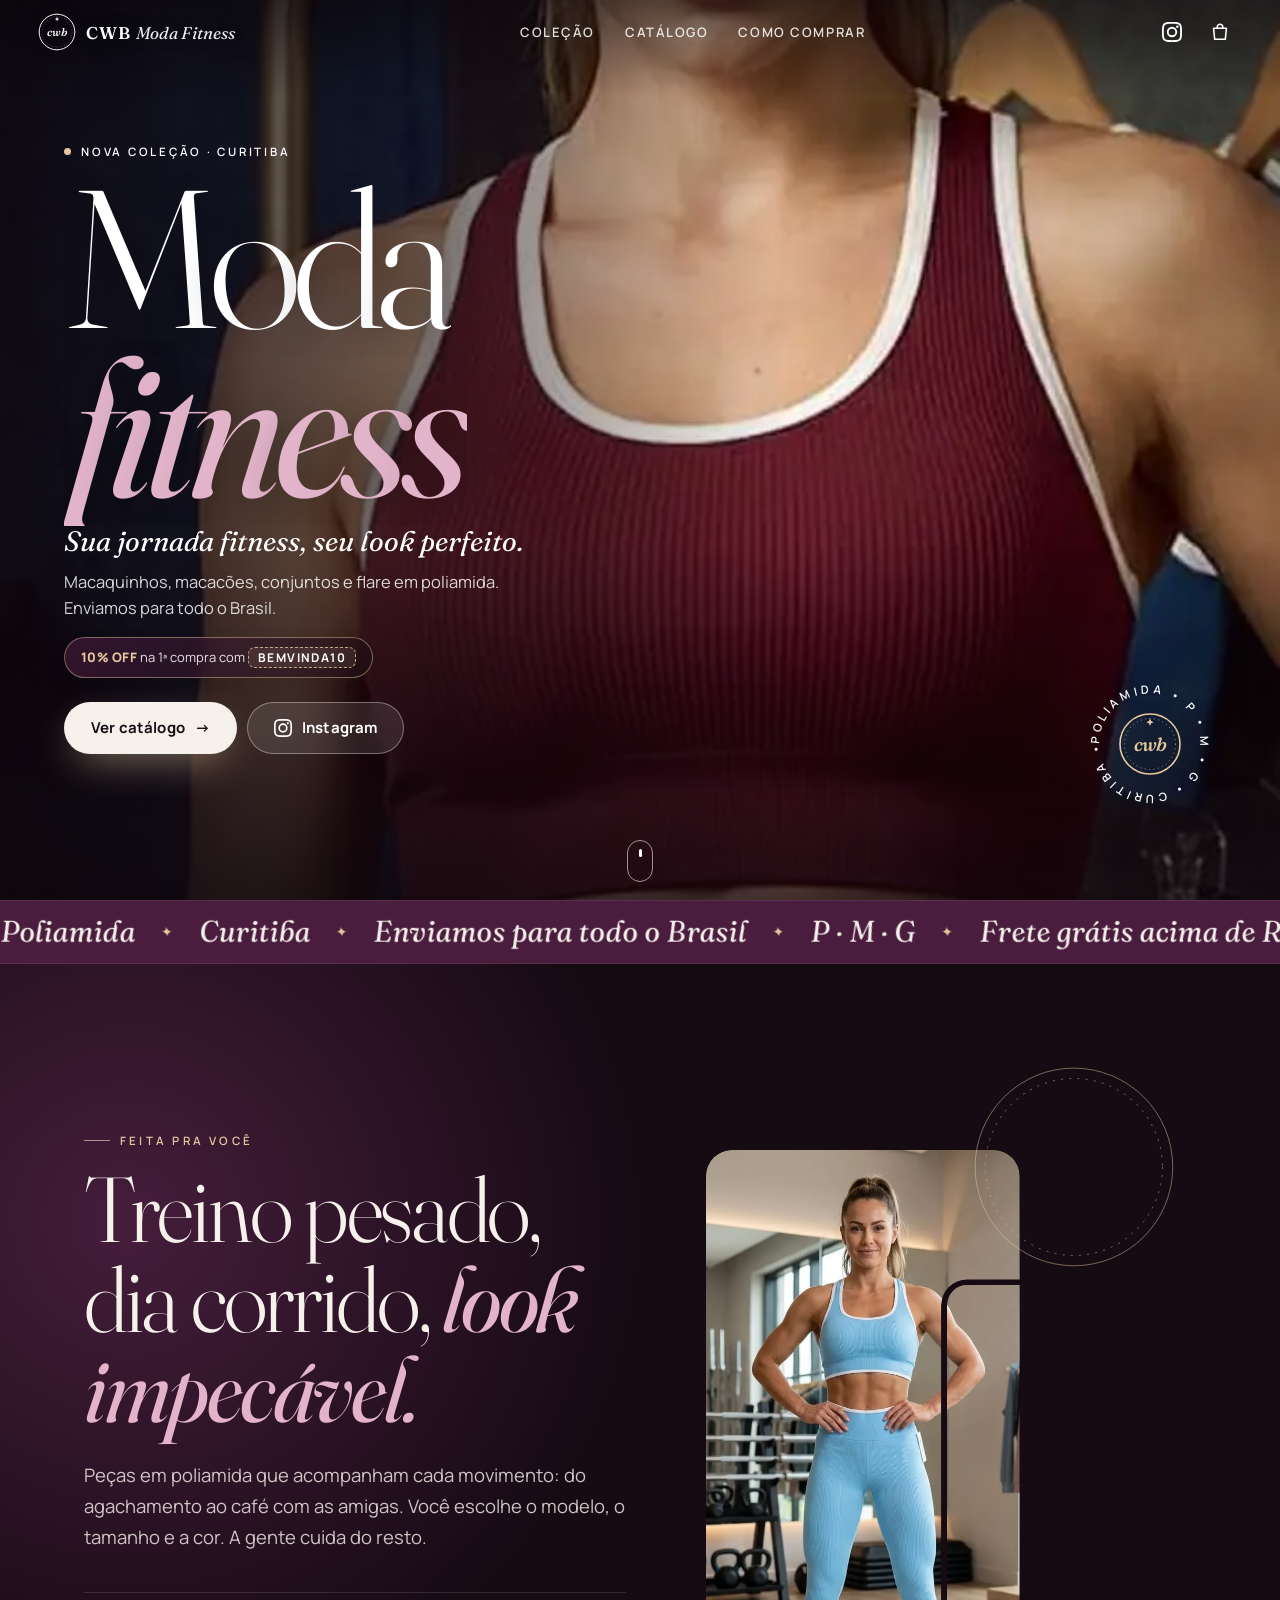
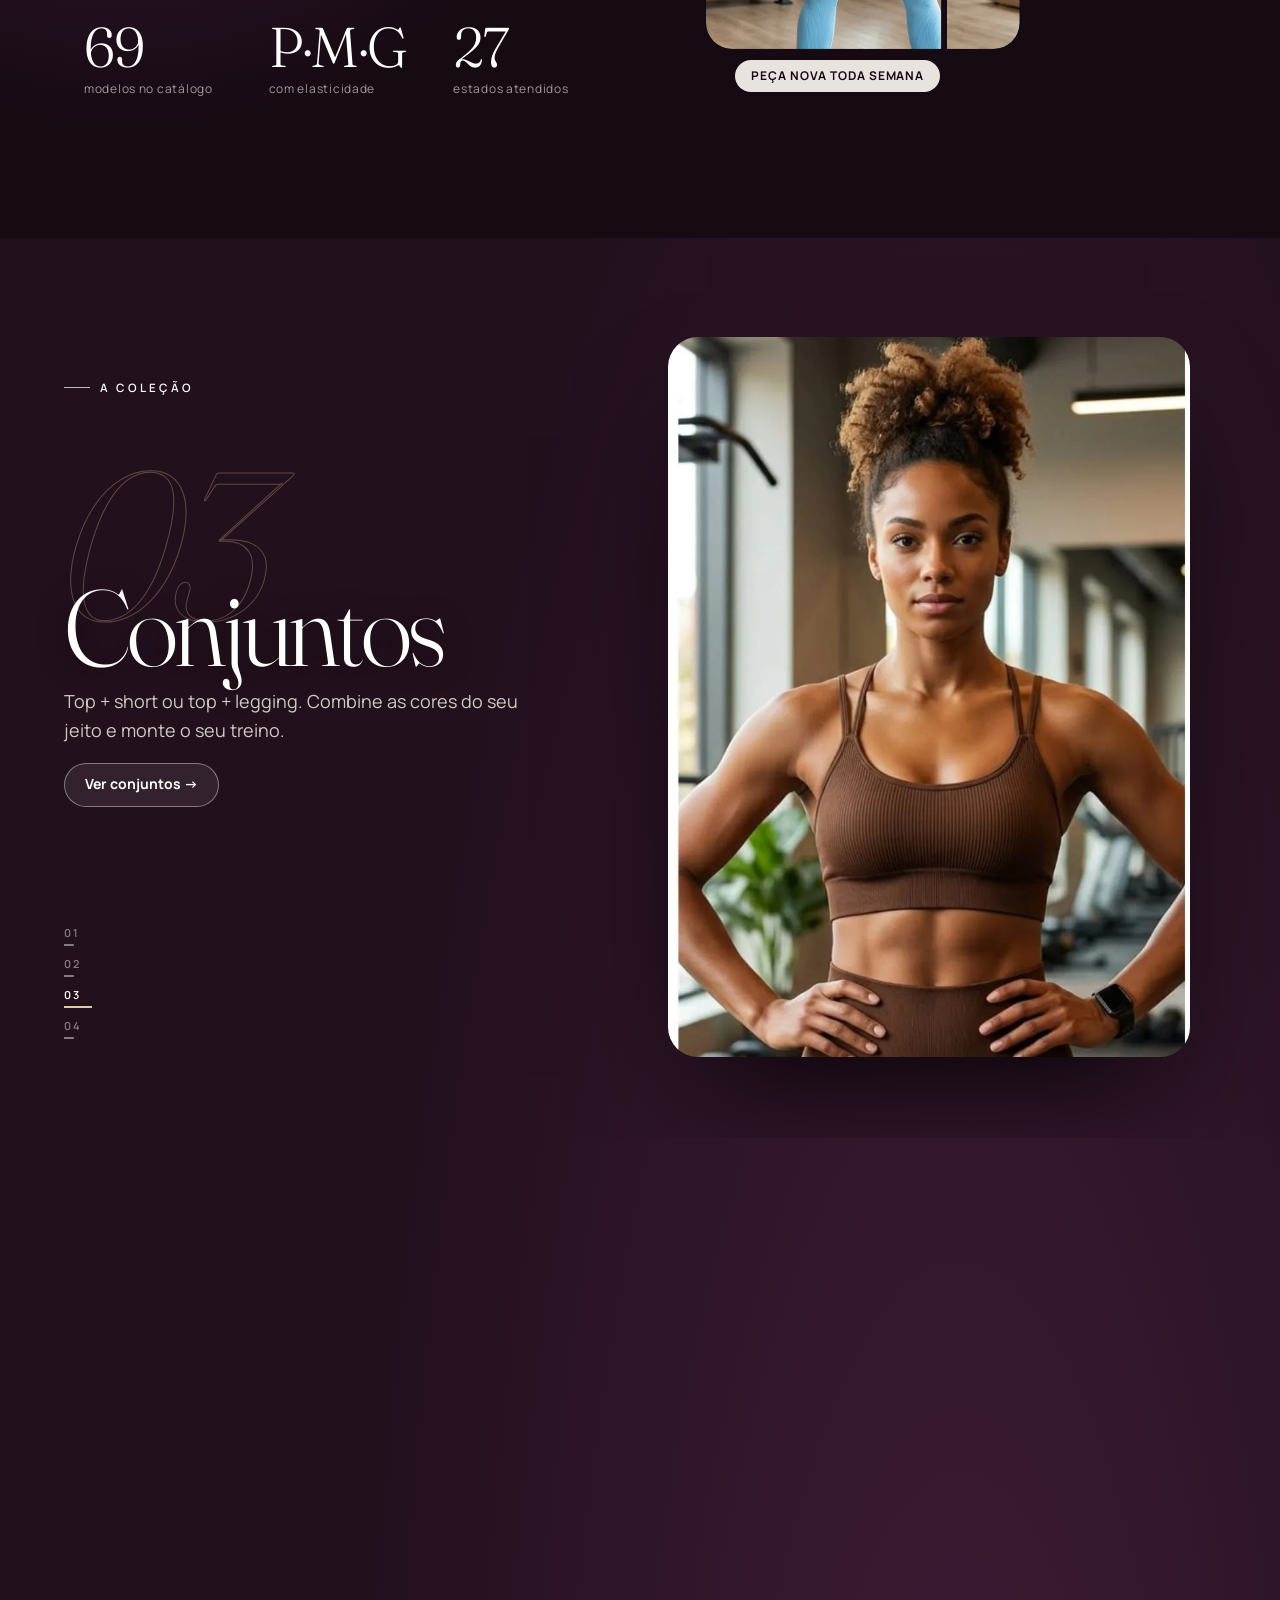
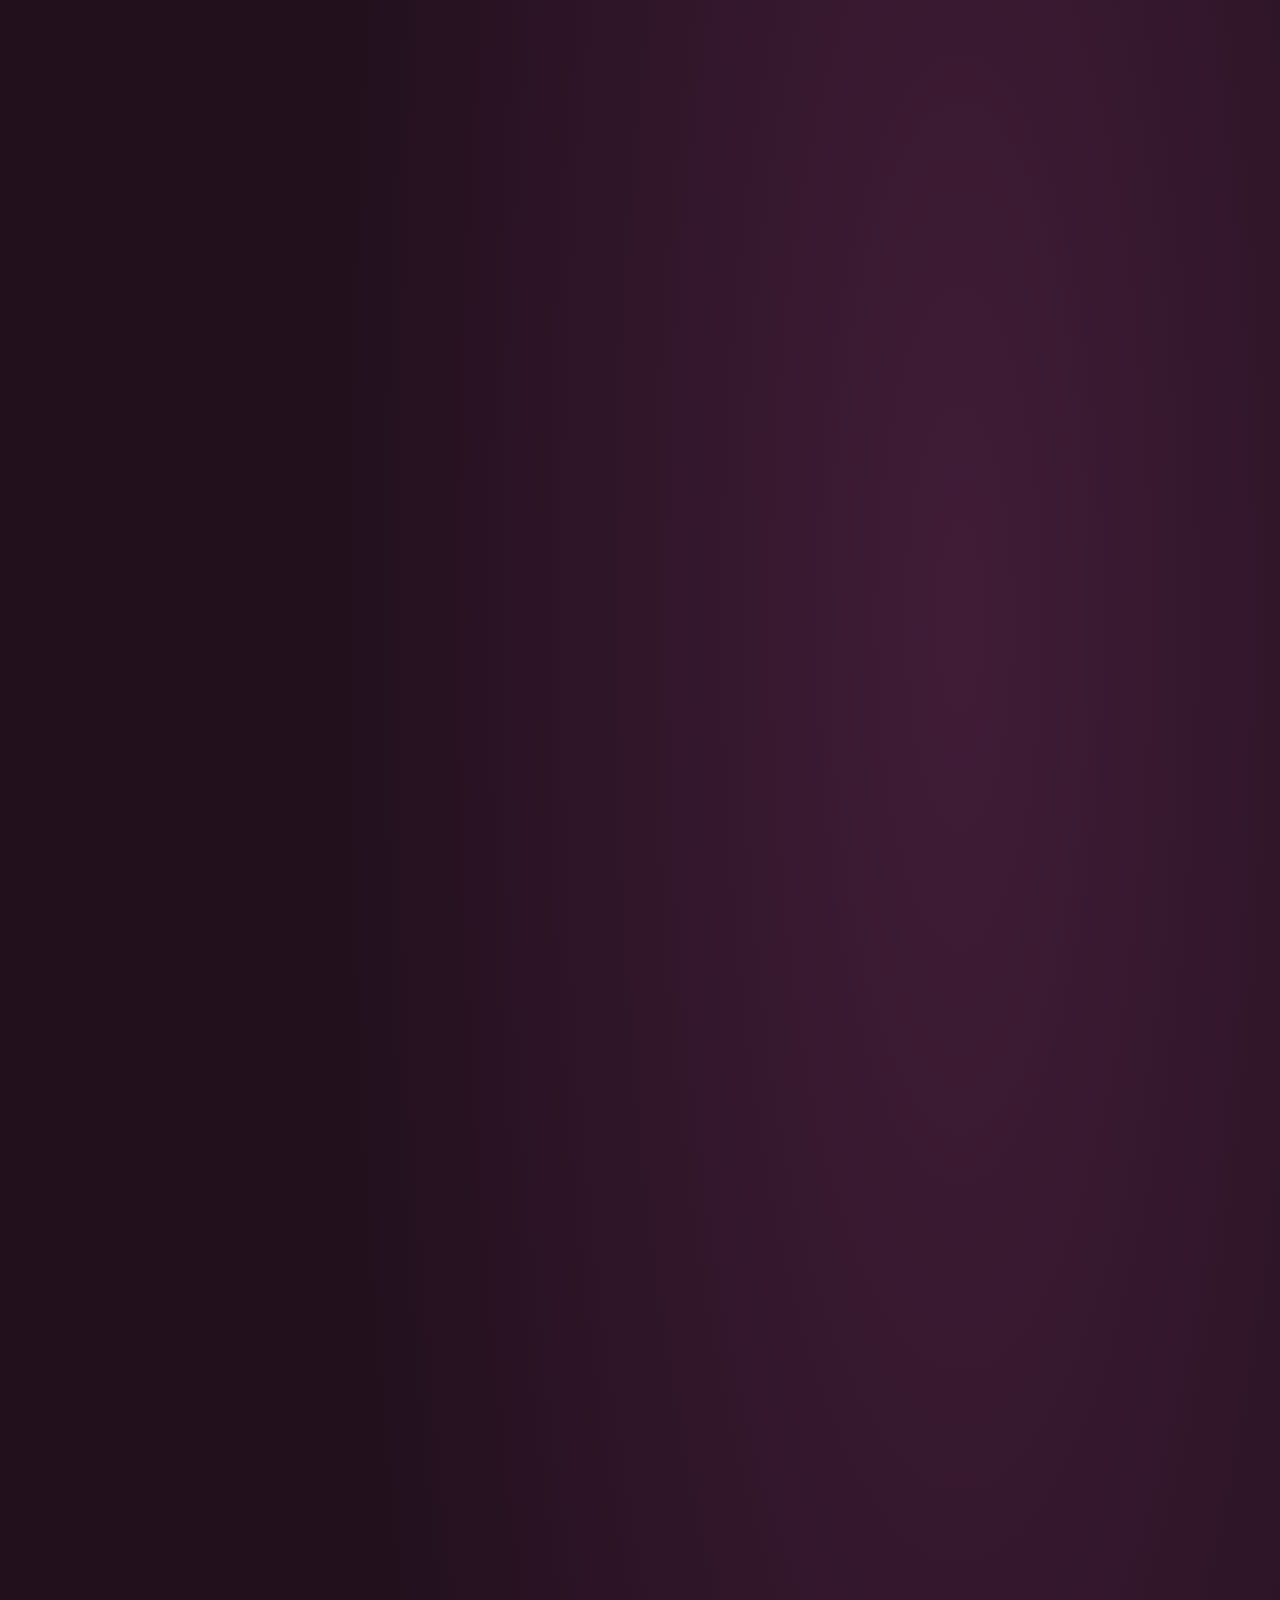
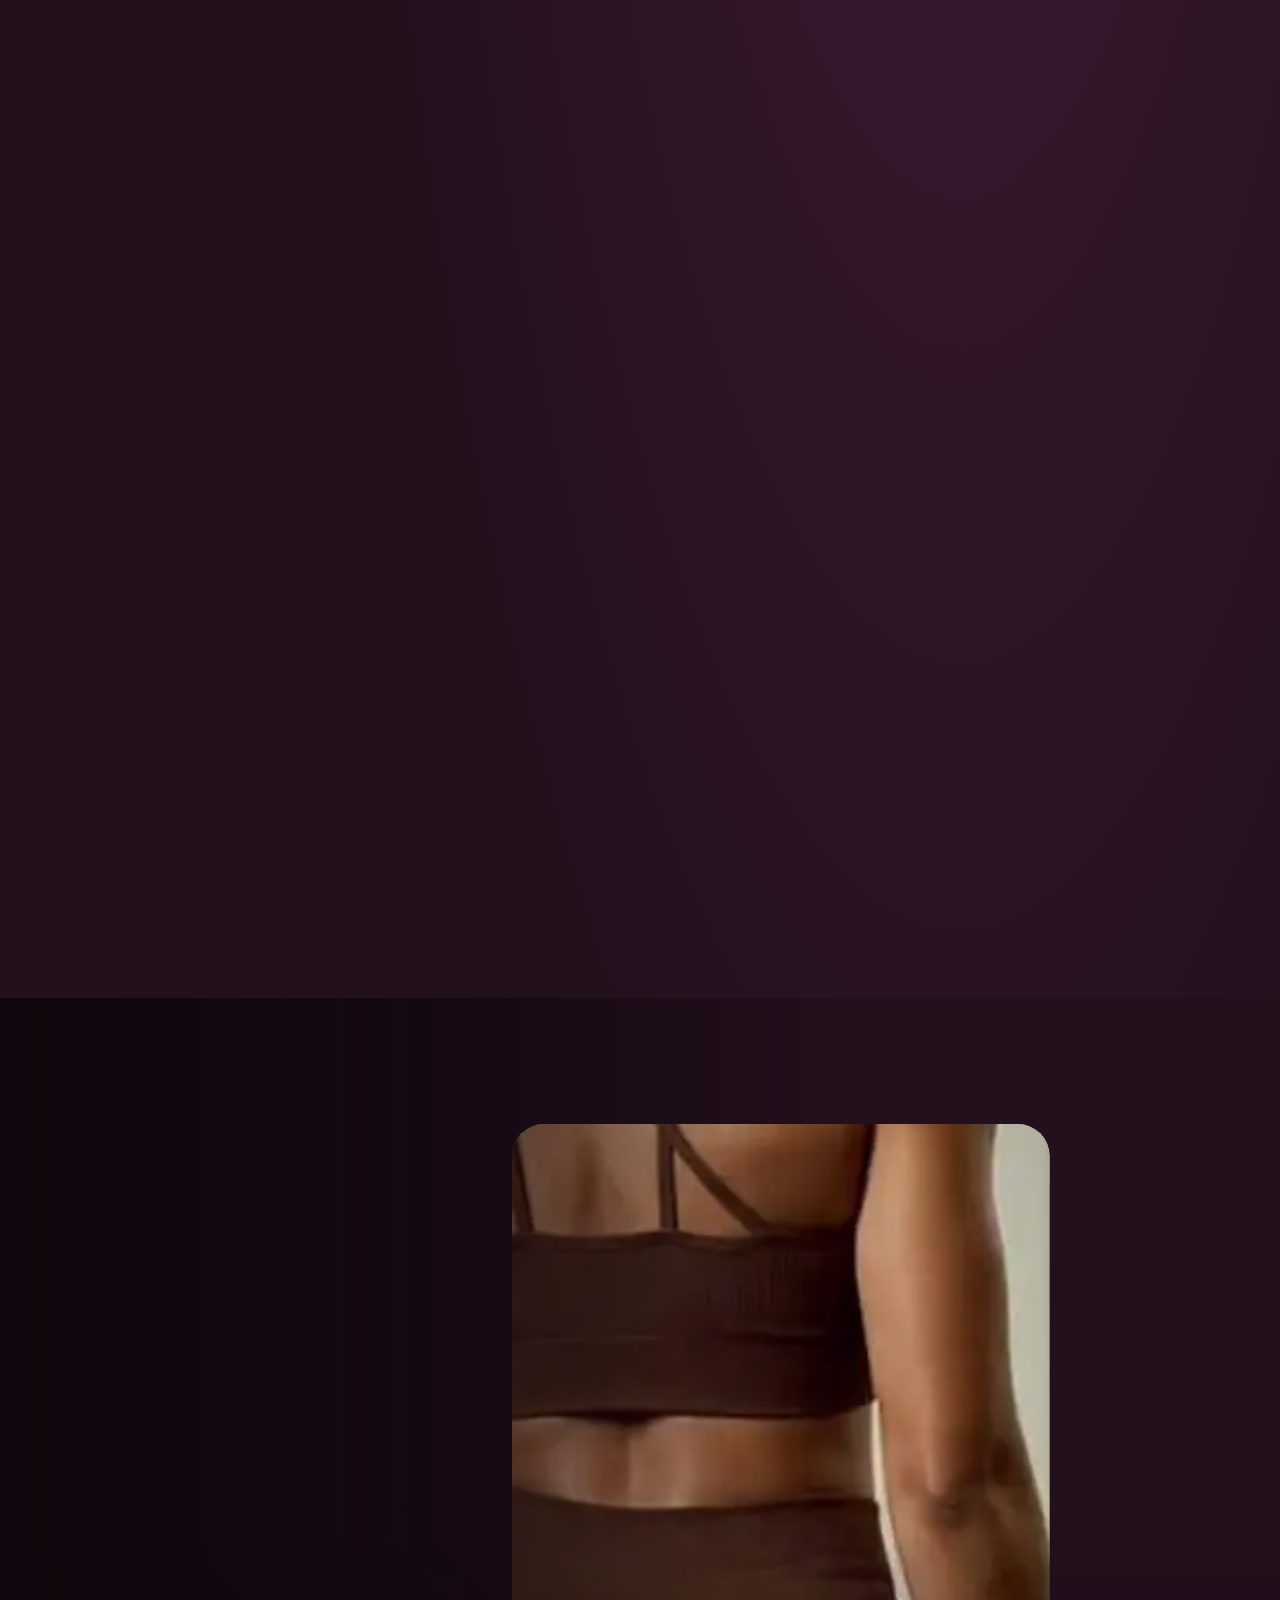
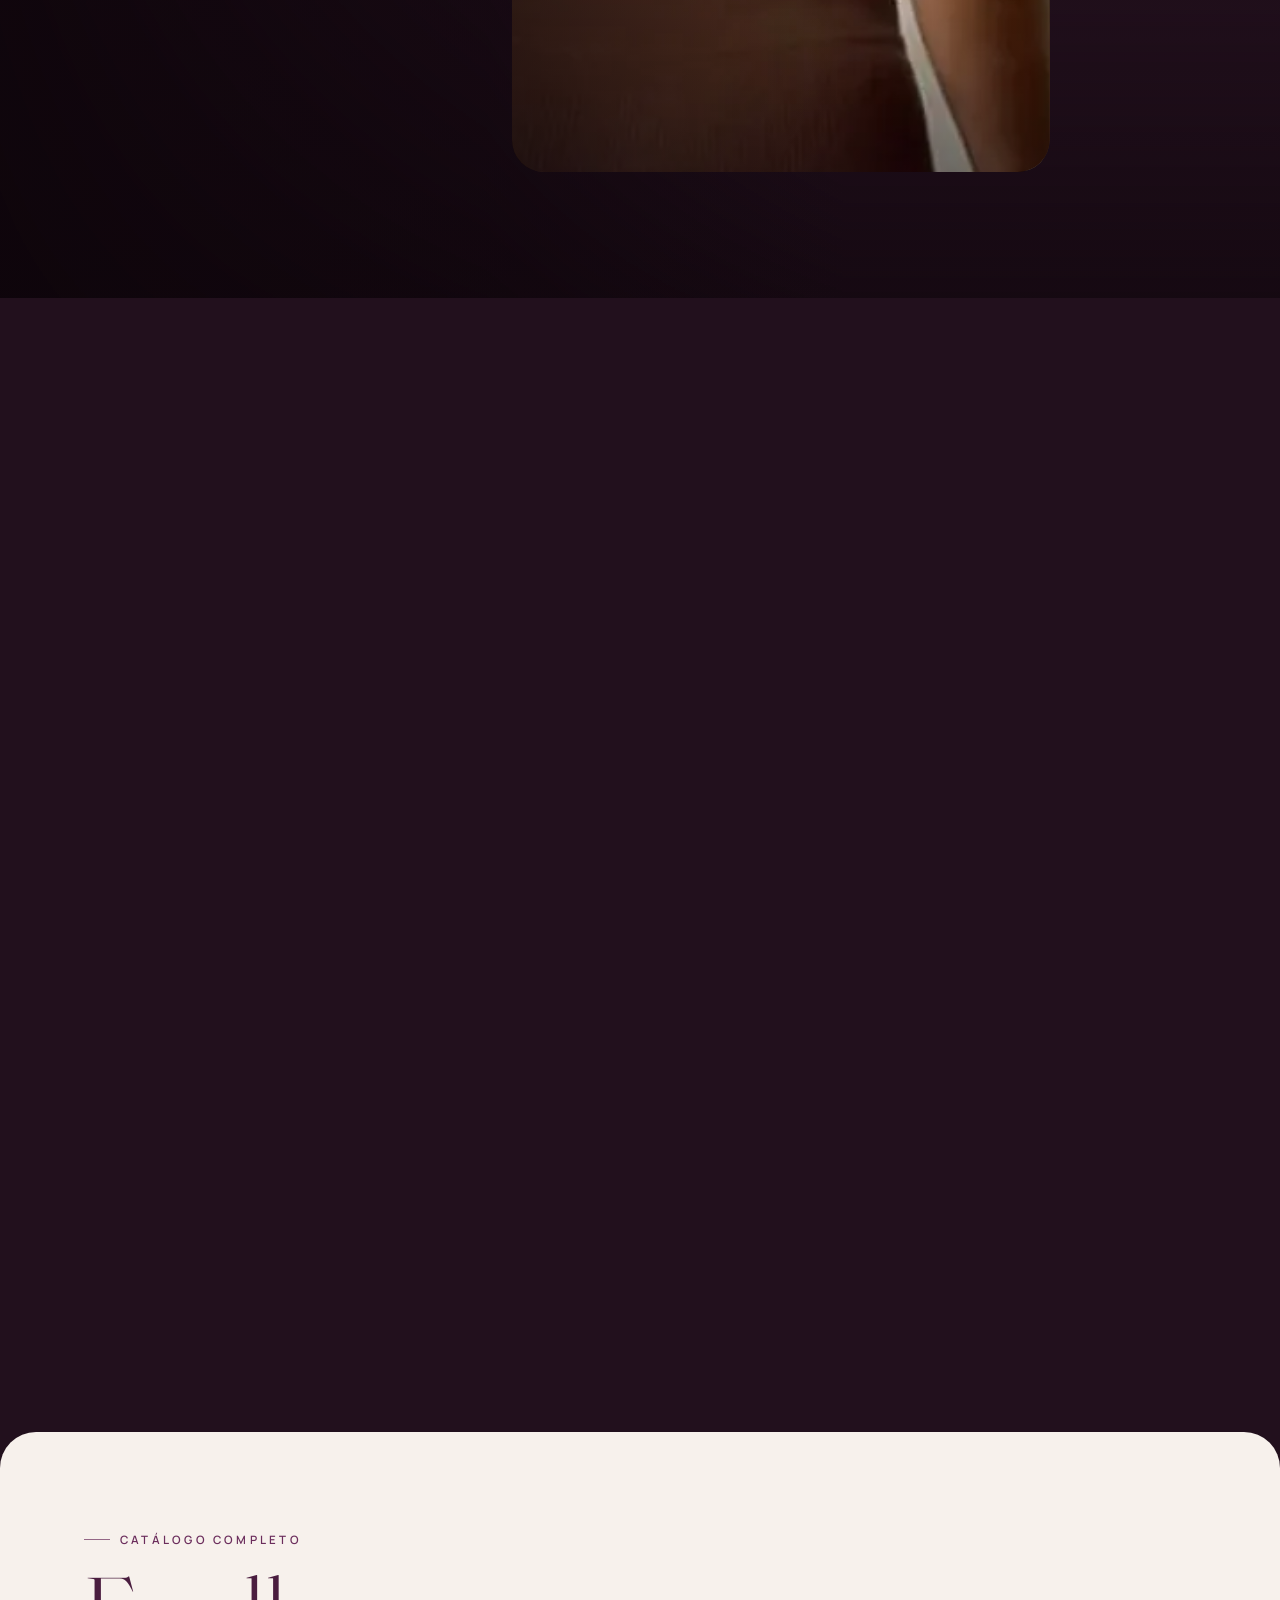
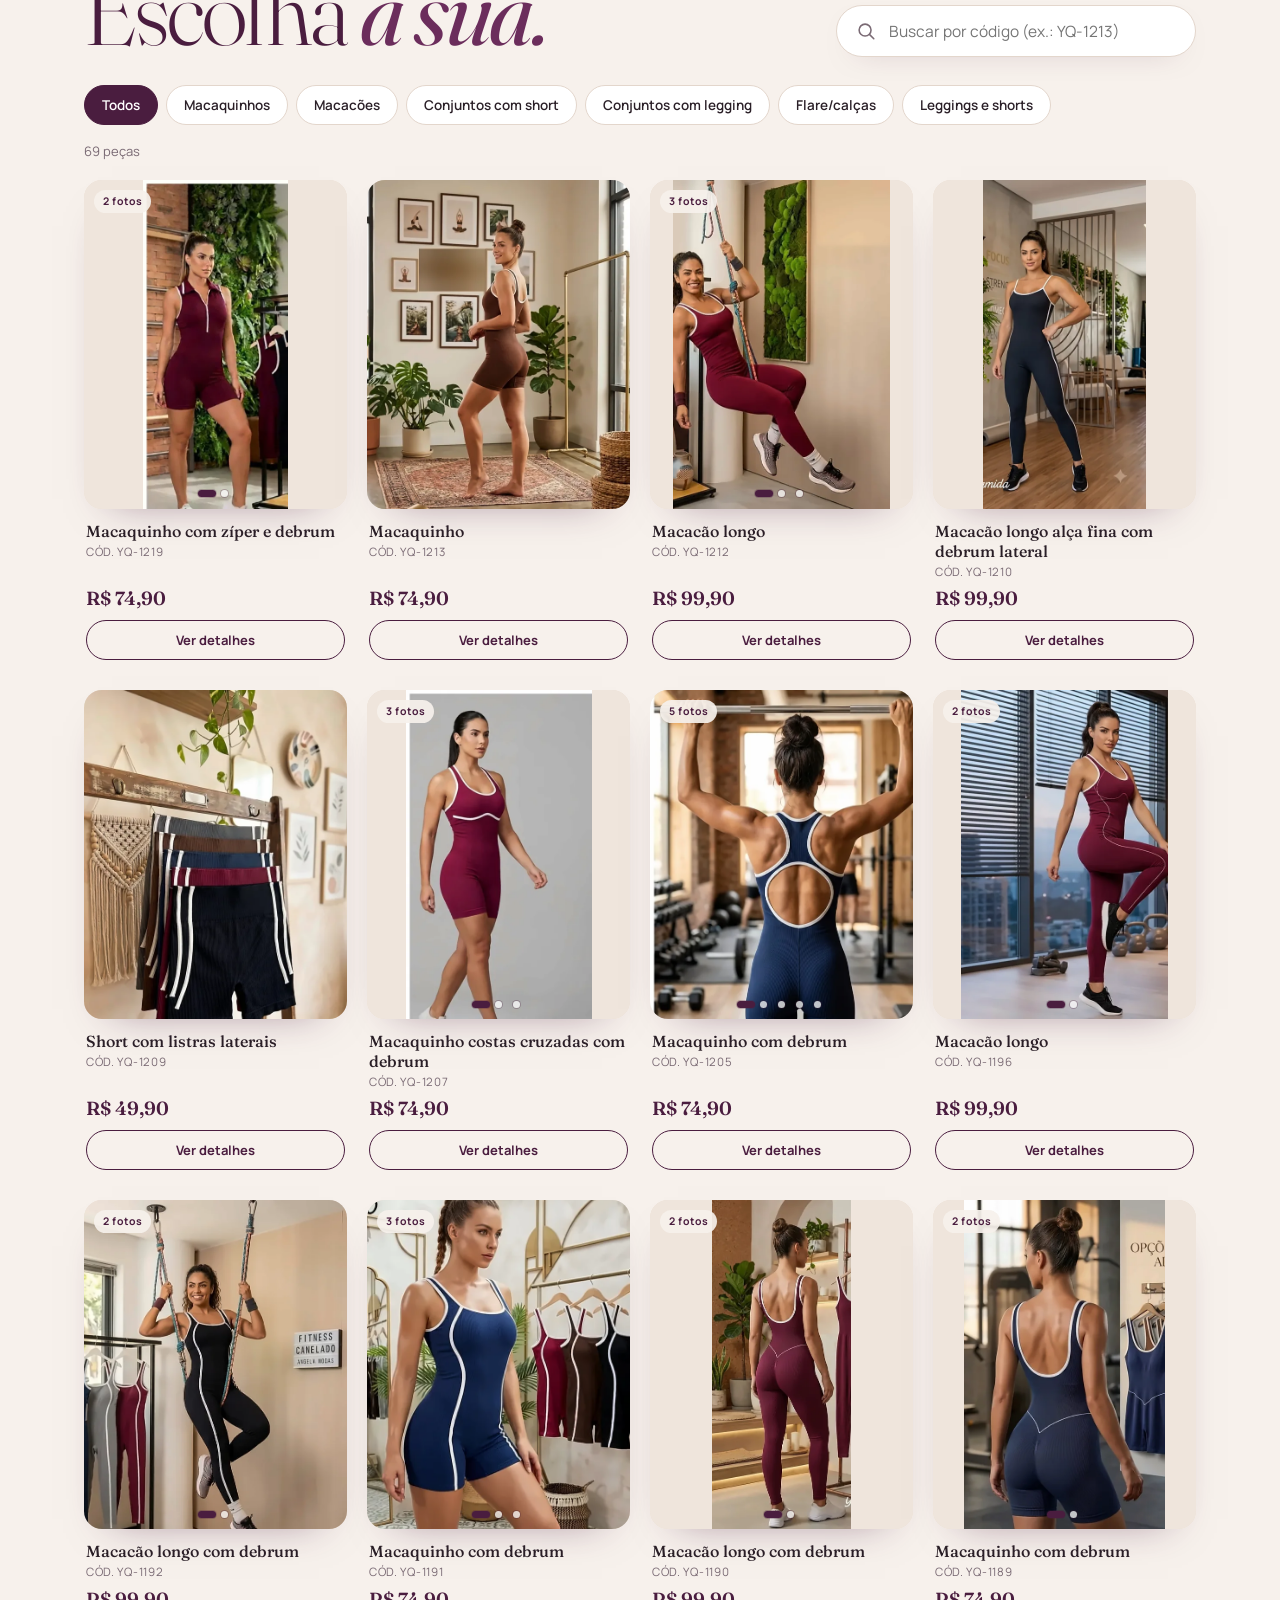
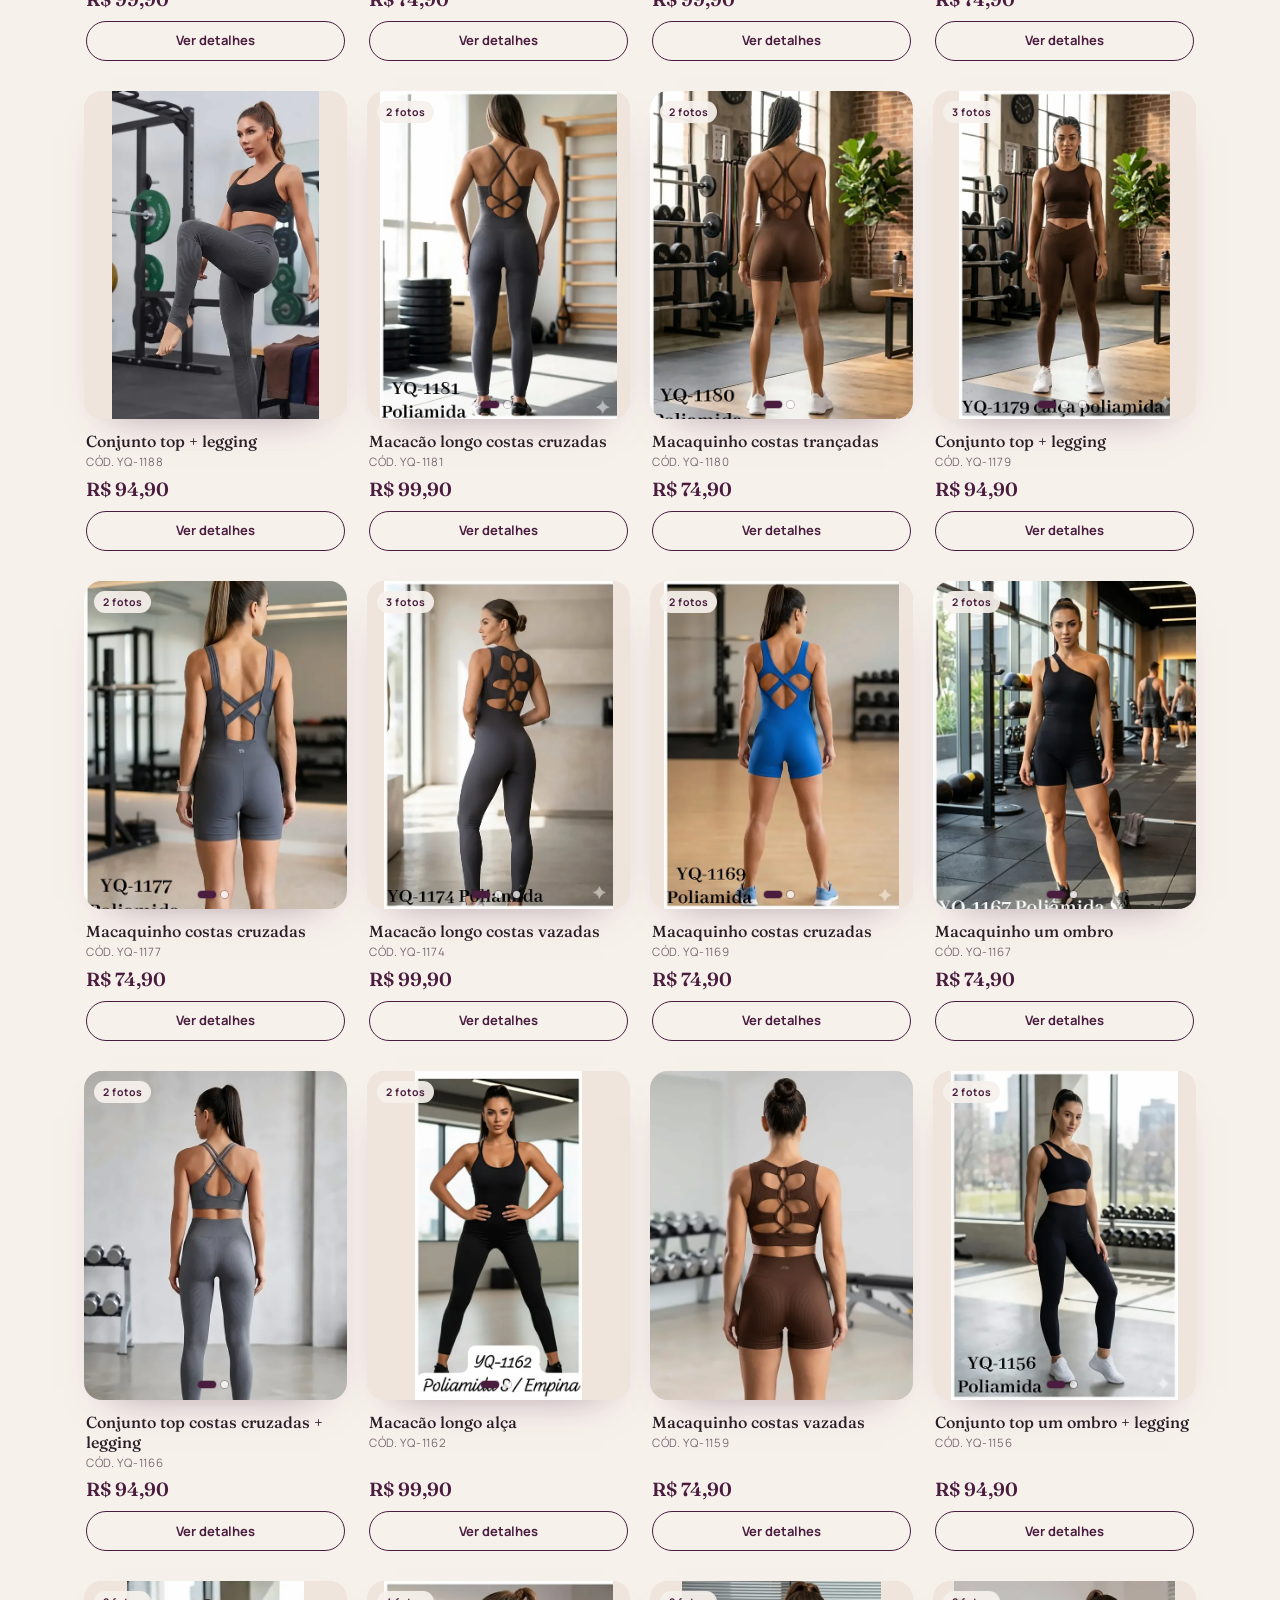
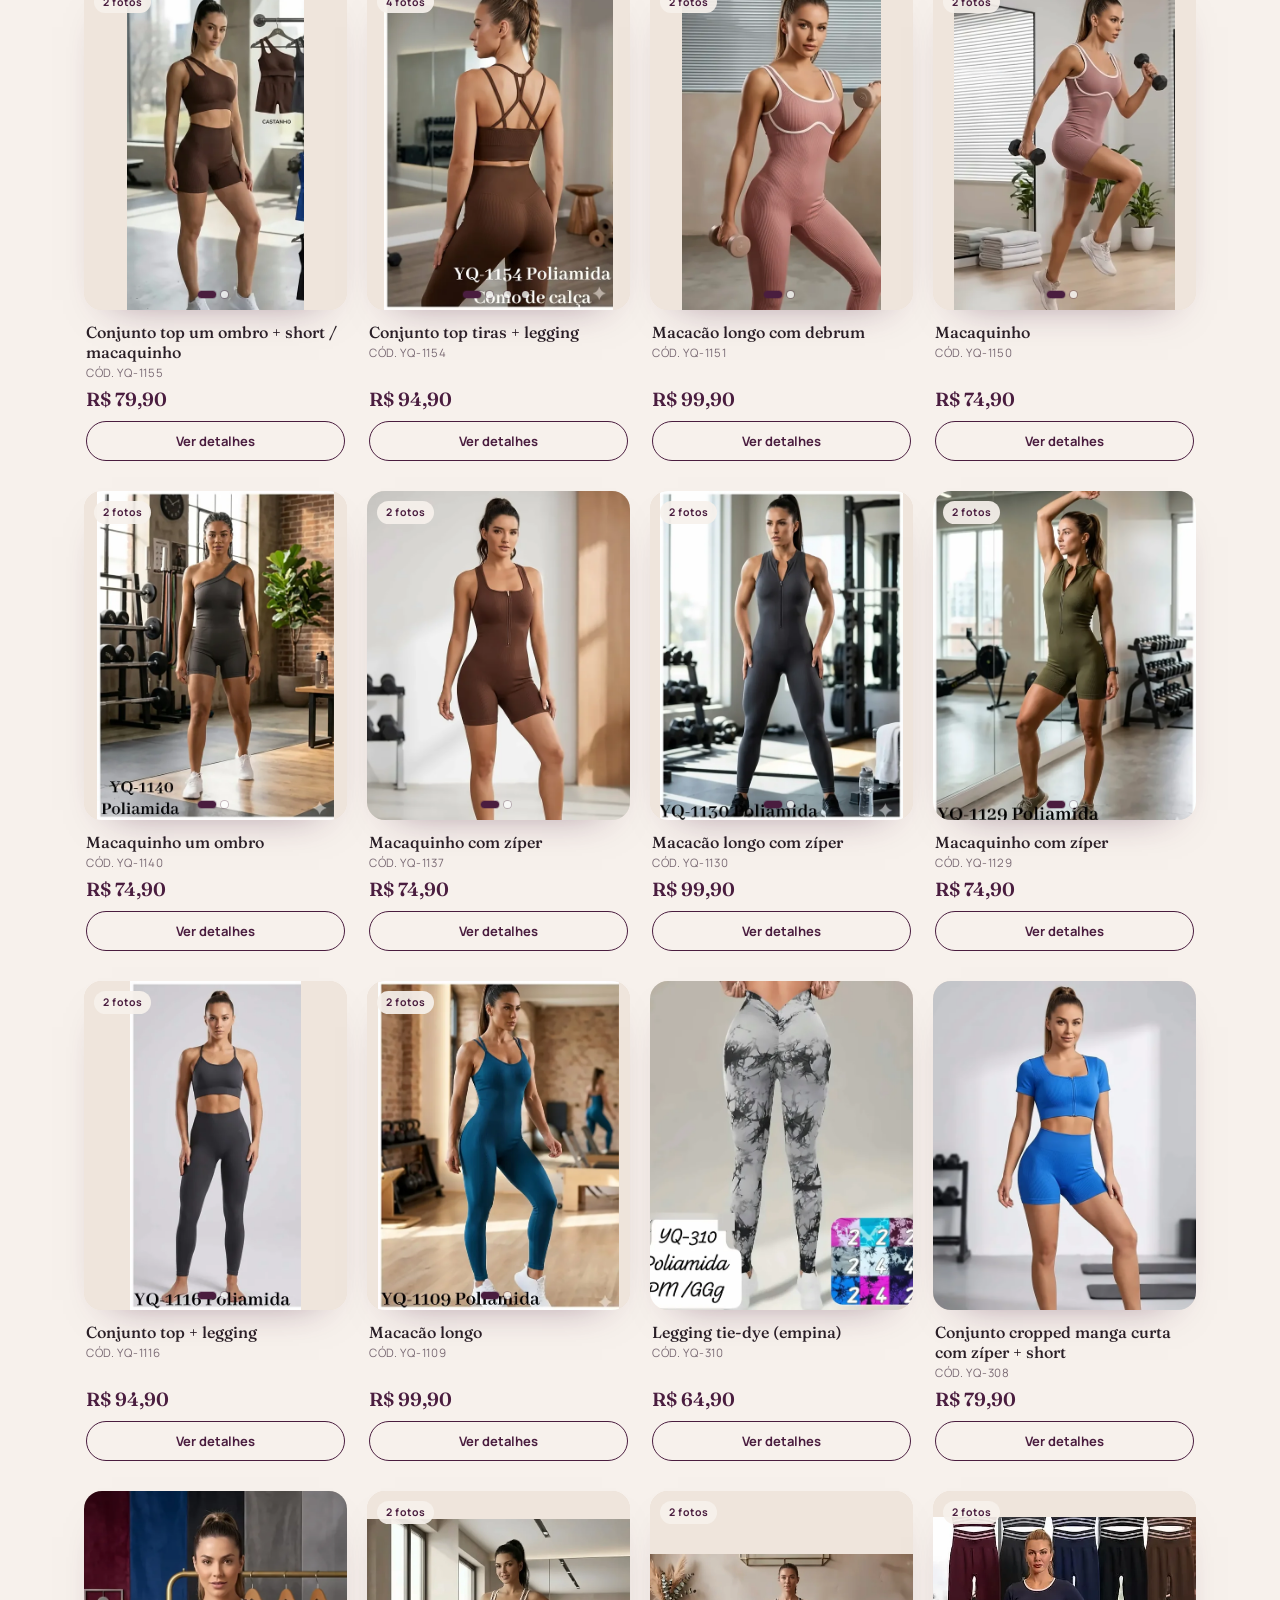
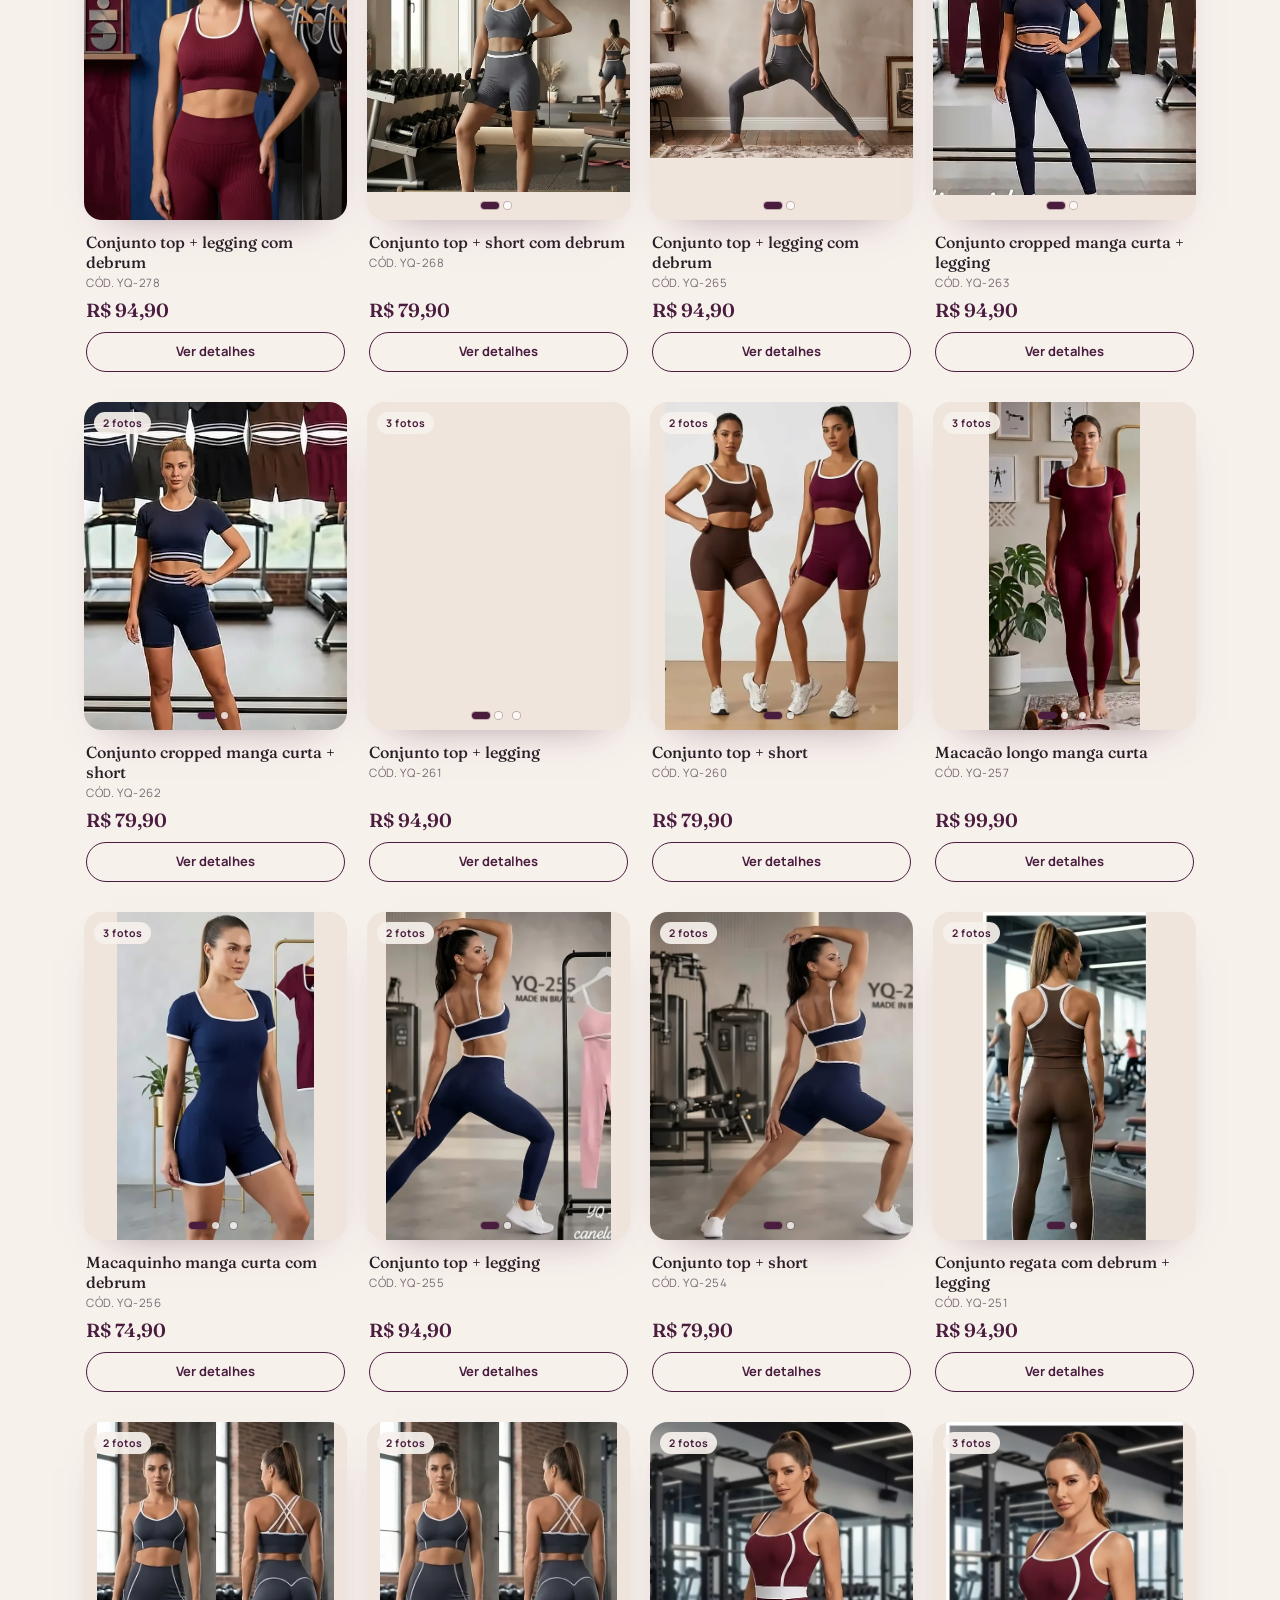
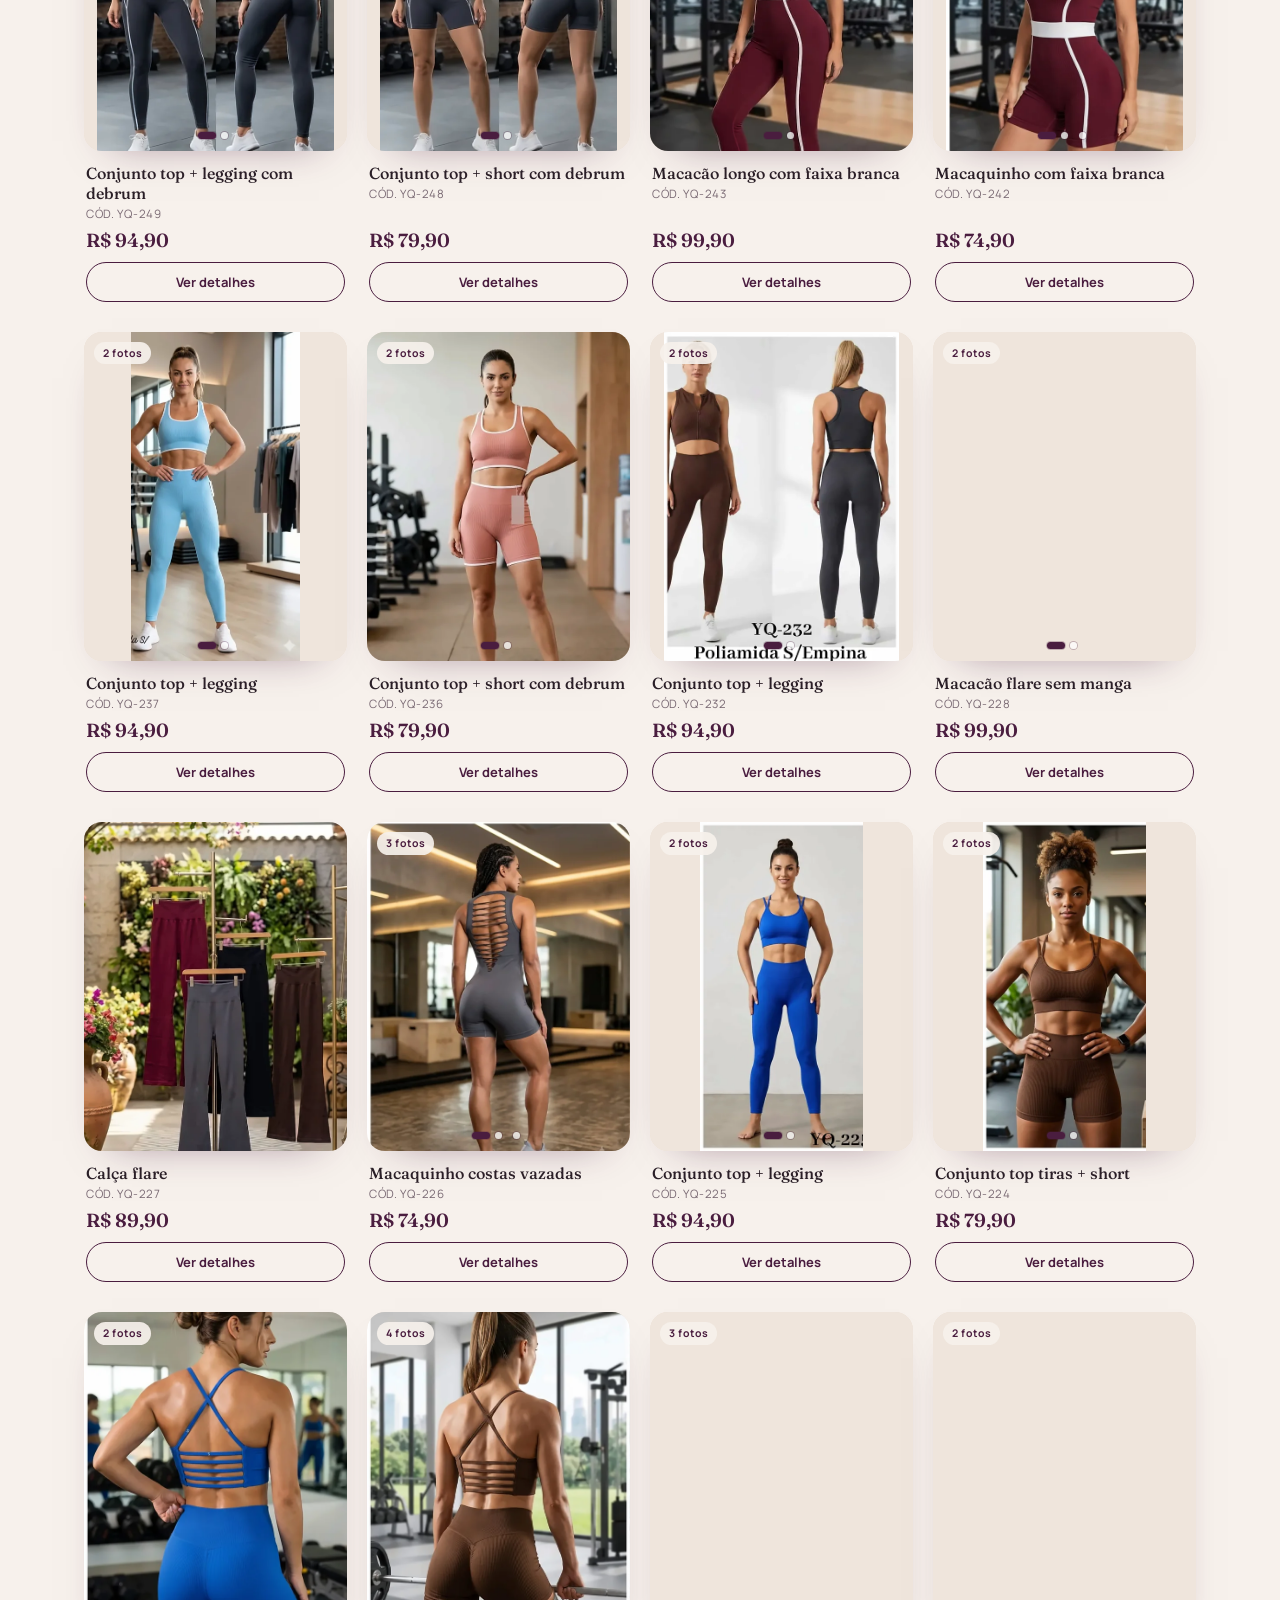
<file: index.html>
<!doctype html>
<html lang="pt-BR">
<head>
<meta charset="utf-8">
<meta name="viewport" content="width=device-width, initial-scale=1, viewport-fit=cover">
<title>CWB Moda Fitness | Moda fitness em Curitiba</title>
<meta name="description" content="Macaquinhos, macacões, conjuntos e flare em poliamida. Moda fitness feminina de Curitiba com envio para todo o Brasil. Peça pelo WhatsApp.">
<meta name="theme-color" content="#160a13">
<link rel="canonical" href="https://ricksanches5567-art.github.io/cwb-modafitness/">
<link rel="icon" href="favicon.svg" type="image/svg+xml">
<link rel="apple-touch-icon" href="img/apple-touch-icon.png">
<meta property="og:type" content="website">
<meta property="og:locale" content="pt_BR">
<meta property="og:site_name" content="CWB Moda Fitness">
<meta property="og:title" content="CWB Moda Fitness – Moda fitness">
<meta property="og:description" content="Macaquinhos, macacões, conjuntos e flare em poliamida. Curitiba | enviamos para todo o Brasil.">
<meta property="og:url" content="https://ricksanches5567-art.github.io/cwb-modafitness/">
<meta property="og:image" content="https://ricksanches5567-art.github.io/cwb-modafitness/img/og.jpg">
<meta property="og:image:width" content="1200">
<meta property="og:image:height" content="630">
<meta name="twitter:card" content="summary_large_image">
<link rel="preconnect" href="https://fonts.googleapis.com">
<link rel="preconnect" href="https://fonts.gstatic.com" crossorigin>
<link href="https://fonts.googleapis.com/css2?family=Fraunces:ital,opsz,wght@0,9..144,300..700;1,9..144,300..600&family=Manrope:wght@400;500;600;700&display=swap" rel="stylesheet">
<link rel="preload" as="image" href="video/hero-m-poster.webp" media="(max-width: 767px)">
<link rel="preload" as="image" href="video/hero-d-poster.webp" media="(min-width: 768px)">
<link rel="stylesheet" href="css/style.css?v=5">
<script>document.documentElement.className += ' js' + (window.matchMedia && matchMedia('(prefers-reduced-motion: reduce)').matches ? ' rm' : ' motion');</script>
<script type="application/ld+json">
{"@context":"https://schema.org","@type":"ClothingStore","name":"CWB Moda Fitness","url":"https://ricksanches5567-art.github.io/cwb-modafitness/","address":{"@type":"PostalAddress","addressLocality":"Curitiba","addressRegion":"PR","addressCountry":"BR"},"sameAs":["https://www.instagram.com/cwb_modafitness/"]}
</script>
</head>
<body>
<a class="skip" href="#catalogo">Pular para o catálogo</a>

<svg width="0" height="0" style="position:absolute" aria-hidden="true">
  <defs>
    <symbol id="logo-mark" viewBox="0 0 64 64">
      <circle cx="32" cy="32" r="30" fill="none" stroke="currentColor" stroke-width="1.6"/>
      <circle cx="32" cy="32" r="25.5" fill="none" stroke="currentColor" stroke-width=".6" stroke-dasharray="1.2 3.2"/>
      <text x="32" y="38.5" text-anchor="middle" font-family="Fraunces, Georgia, serif" font-style="italic" font-weight="500" font-size="19" fill="currentColor" letter-spacing="-.5">cwb</text>
      <path d="M32 6.5l1.1 2.6 2.6 1.1-2.6 1.1L32 14l-1.1-2.7-2.6-1.1 2.6-1.1z" fill="currentColor"/>
    </symbol>
    <symbol id="ic-ig" viewBox="0 0 24 24"><path fill="currentColor" d="M12 2.2c3.2 0 3.6 0 4.8.1 3.3.1 4.8 1.7 4.9 4.9.1 1.3.1 1.6.1 4.8s0 3.6-.1 4.8c-.1 3.2-1.7 4.8-4.9 4.9-1.3.1-1.6.1-4.8.1s-3.6 0-4.8-.1c-3.3-.1-4.8-1.7-4.9-4.9C2.2 15.6 2.2 15.2 2.2 12s0-3.6.1-4.8C2.4 3.9 3.9 2.4 7.2 2.3 8.4 2.2 8.8 2.2 12 2.2zm0-2.2C8.7 0 8.3 0 7.1.1 2.7.3.3 2.7.1 7.1 0 8.3 0 8.7 0 12s0 3.7.1 4.9c.2 4.4 2.6 6.8 7 7 1.2.1 1.6.1 4.9.1s3.7 0 4.9-.1c4.4-.2 6.8-2.6 7-7 .1-1.2.1-1.6.1-4.9s0-3.7-.1-4.9c-.2-4.4-2.6-6.8-7-7C15.7 0 15.3 0 12 0zm0 5.8a6.2 6.2 0 1 0 0 12.4 6.2 6.2 0 0 0 0-12.4zM12 16a4 4 0 1 1 0-8 4 4 0 0 1 0 8zm6.4-11.8a1.4 1.4 0 1 0 0 2.9 1.4 1.4 0 0 0 0-2.9z"/></symbol>
    <symbol id="ic-wa" viewBox="0 0 24 24"><path fill="currentColor" d="M17.5 14.4c-.3-.1-1.8-.9-2-1-.3-.1-.5-.1-.7.1-.2.3-.8 1-.9 1.2-.2.2-.3.2-.6.1-.3-.1-1.3-.5-2.4-1.5-.9-.8-1.5-1.8-1.7-2.1-.2-.3 0-.5.1-.6l.4-.5c.2-.2.2-.3.3-.5.1-.2 0-.4 0-.5l-.9-2.2c-.2-.6-.5-.5-.7-.5h-.6c-.2 0-.5.1-.8.4-.3.3-1 1-1 2.5s1.1 2.9 1.2 3.1c.1.2 2.1 3.2 5.1 4.5.7.3 1.3.5 1.7.6.7.2 1.4.2 1.9.1.6-.1 1.8-.7 2-1.4.2-.7.2-1.3.2-1.4-.1-.1-.3-.2-.6-.3zM12 21.8a9.8 9.8 0 0 1-5-1.4l-.4-.2-3.7 1 1-3.6-.2-.4A9.8 9.8 0 1 1 12 21.8zM12 0a12 12 0 0 0-10.3 18L0 24l6.2-1.6A12 12 0 1 0 12 0z"/></symbol>
  </defs>
</svg>

<header class="topbar" id="topbar">
  <div class="topbar__in">
    <a class="brand" href="#top" aria-label="CWB Moda Fitness – início">
      <svg class="brand__mark" aria-hidden="true"><use href="#logo-mark"/></svg>
      <span class="brand__word"><b>CWB</b> <i>Moda Fitness</i></span>
    </a>
    <nav class="topbar__nav" aria-label="Seções">
      <a href="#colecao">Coleção</a>
      <a href="#catalogo">Catálogo</a>
      <a href="#comprar">Como comprar</a>
    </nav>
    <div class="topbar__actions">
      <a class="icon-btn" id="igLinkTop" href="https://www.instagram.com/cwb_modafitness/" target="_blank" rel="noopener" aria-label="Instagram">
        <svg class="ic" aria-hidden="true"><use href="#ic-ig"/></svg>
      </a>
      <button class="icon-btn cart-btn" id="openCart" aria-label="Abrir sacola">
        <svg viewBox="0 0 24 24" class="ic-line" aria-hidden="true"><path d="M5 8h14l-1.2 12H6.2z"/><path d="M9 8V6.5a3 3 0 0 1 6 0V8"/></svg>
        <span class="cart-count" id="cartCount" hidden>0</span>
      </button>
    </div>
  </div>
</header>

<main id="top">
  <!-- HERO -->
  <section class="hero" aria-label="CWB Moda Fitness">
    <div class="hero__media">
      <video id="heroVideo" class="hero__video" muted autoplay loop playsinline preload="auto" aria-hidden="true"
        data-m="video/hero-m" data-d="video/hero-d"></video>
    </div>
    <div class="hero__shade" aria-hidden="true"></div>
    <div class="hero__content">
      <p class="eyebrow hero__eyebrow"><span class="dot" aria-hidden="true"></span>Nova coleção · Curitiba</p>
      <h1 class="hero__title" data-split>Moda <em>fitness</em></h1>
      <p class="hero__tag">Sua jornada fitness, seu look perfeito.</p>
      <p class="hero__sub">Macaquinhos, macacões, conjuntos e flare em poliamida. Enviamos para todo o Brasil.</p>
      <p class="hero__promo"><span class="promo__item"><b>10% OFF</b> na 1ª compra com <span class="promo__code">BEMVINDA10</span></span></p>
      <div class="hero__cta">
        <a class="btn btn--glow" href="#catalogo">Ver catálogo <span class="btn__arrow" aria-hidden="true">→</span></a>
        <a class="btn btn--glass" id="igLinkHero" href="https://www.instagram.com/cwb_modafitness/" target="_blank" rel="noopener" aria-label="Instagram @cwb_modafitness"><svg class="ic" aria-hidden="true"><use href="#ic-ig"/></svg>Instagram</a>
      </div>
    </div>
    <a class="hero__cue" href="#manifesto" aria-label="Ir para a próxima seção"><span></span></a>
    <div class="hero__badge" aria-hidden="true">
      <svg viewBox="0 0 120 120"><defs><path id="badgeCircle" d="M60 60m-46 0a46 46 0 1 1 92 0a46 46 0 1 1-92 0"/></defs>
        <text><textPath href="#badgeCircle">POLIAMIDA • P • M • G • CURITIBA • </textPath></text></svg>
      <svg class="hero__badge-mark"><use href="#logo-mark"/></svg>
    </div>
  </section>

  <!-- TICKER -->
  <div class="ticker" aria-hidden="true">
    <div class="ticker__track">
      <span>Poliamida</span><i>✦</i><span>Curitiba</span><i>✦</i><span>Enviamos para todo o Brasil</span><i>✦</i><span>P · M · G</span><i>✦</i><span>Frete grátis acima de R$ 199,90</span><i>✦</i><span>10% OFF na 1ª compra · BEMVINDA10</span><i>✦</i>
      <span>Poliamida</span><i>✦</i><span>Curitiba</span><i>✦</i><span>Enviamos para todo o Brasil</span><i>✦</i><span>P · M · G</span><i>✦</i><span>Frete grátis acima de R$ 199,90</span><i>✦</i><span>10% OFF na 1ª compra · BEMVINDA10</span><i>✦</i>
    </div>
  </div>

  <!-- MANIFESTO -->
  <section class="manifesto section" id="manifesto">
    <div class="manifesto__glow" aria-hidden="true"></div>
    <div class="wrap manifesto__grid">
      <div class="manifesto__text">
        <p class="eyebrow">Feita pra você</p>
        <h2 class="display" data-lines>Treino pesado, dia corrido, <em>look impecável.</em></h2>
        <p class="lead">Peças em poliamida que acompanham cada movimento: do agachamento ao café com as amigas. Você escolhe o modelo, o tamanho e a cor. A gente cuida do resto.</p>
        <ul class="stats">
          <li><strong><span data-count="69">69</span></strong><span>modelos no catálogo</span></li>
          <li><strong>P·M·G</strong><span>com elasticidade</span></li>
          <li><strong><span data-count="27">27</span></strong><span>estados atendidos</span></li>
        </ul>
      </div>
      <div class="manifesto__art" aria-hidden="true">
        <figure class="ed ed--a" data-parallax="-12"><img src="img/ed/ed-1.webp" alt="" width="807" height="952" loading="lazy" decoding="async"></figure>
        <figure class="ed ed--b" data-parallax="10"><img src="img/ed/ed-2.webp" alt="" width="753" height="928" loading="lazy" decoding="async"></figure>
        <svg class="ed__ring" viewBox="0 0 200 200"><circle cx="100" cy="100" r="96"/><circle class="ed__ring-in" cx="100" cy="100" r="86"/></svg>
        <span class="ed__chip">Peça nova toda semana</span>
      </div>
    </div>
  </section>

  <!-- COLEÇÃO (capítulos) -->
  <section class="chapters" id="colecao" aria-label="A coleção">
    <div class="chapters__stage">
      <canvas class="chapters__canvas" id="chapterCanvas" aria-hidden="true"></canvas>
      <div class="chapters__shade" aria-hidden="true"></div>
      <p class="chapters__label eyebrow">A coleção</p>
      <ol class="chapters__rail" aria-hidden="true"><li>01</li><li>02</li><li>03</li><li>04</li></ol>
      <div class="chapters__list">
        <article class="chapter" data-cat="macaquinhos">
          <img class="chapter__img" src="img/film/cap-macaquinhos.webp" alt="Macaquinho cinza com costas vazadas" width="1100" height="1278" loading="lazy" decoding="async"
            data-box="0.52,0.44,0.95|0.52,0.40,0.74">
          <div class="chapter__copy">
            <span class="chapter__num">01</span>
            <h3>Macaquinhos</h3>
            <p>Liberdade pra agachar, correr e arrasar. Recortes nas costas que chamam atenção.</p>
            <a class="chip-link" href="#catalogo" data-goto-cat="macaquinhos">Ver macaquinhos →</a>
          </div>
        </article>
        <article class="chapter" data-cat="macacoes">
          <img class="chapter__img" src="img/film/cap-macacoes.webp" alt="Macacão longo grafite com costas cruzadas" width="1100" height="1342" loading="lazy" decoding="async"
            data-box="0.56,0.46,0.98|0.56,0.36,0.70">
          <div class="chapter__copy">
            <span class="chapter__num">02</span>
            <h3>Macacões</h3>
            <p>Uma peça só e o look tá pronto: do treino ao rolê, sem pensar duas vezes.</p>
            <a class="chip-link" href="#catalogo" data-goto-cat="macacoes">Ver macacões →</a>
          </div>
        </article>
        <article class="chapter" data-cat="conj-legging">
          <img class="chapter__img" src="img/film/cap-conjuntos.webp" alt="Conjunto top e legging marrom" width="800" height="1376" loading="lazy" decoding="async"
            data-box="0.5,0.40,0.80|0.5,0.46,0.98">
          <div class="chapter__copy">
            <span class="chapter__num">03</span>
            <h3>Conjuntos</h3>
            <p>Top + short ou top + legging. Combine as cores do seu jeito e monte o seu treino.</p>
            <a class="chip-link" href="#catalogo" data-goto-cat="conj-legging">Ver conjuntos →</a>
          </div>
        </article>
        <article class="chapter" data-cat="flare">
          <img class="chapter__img" src="img/film/cap-flare.webp" alt="Macacão flare marrom" width="758" height="839" loading="lazy" decoding="async"
            data-box="0.62,0.5,1|0.6,0.44,0.86">
          <div class="chapter__copy">
            <span class="chapter__num">04</span>
            <h3>Flare</h3>
            <p>A queridinha que alonga a silhueta e vai do pilates ao jantar.</p>
            <a class="chip-link" href="#catalogo" data-goto-cat="flare">Ver flare →</a>
          </div>
        </article>
      </div>
    </div>
  </section>

  <!-- DETALHES (vídeo) -->
  <section class="details" id="detalhes" aria-label="Detalhes das peças">
    <div class="details__stage">
      <div class="details__frame">
        <video id="detailVideo" class="details__video" muted loop playsinline preload="none" aria-hidden="true"
          data-m="video/detail-m" data-d="video/detail-d"></video>
      </div>
      <div class="details__shade" aria-hidden="true"></div>
      <div class="details__copy">
        <p class="eyebrow">Detalhes</p>
        <h2 class="display">Costas que <em>roubam a cena.</em></h2>
        <ul class="feats">
          <li><svg viewBox="0 0 32 32" aria-hidden="true"><path d="M6 20c4-8 16-8 20 0M9 14c3-4 11-4 14 0"/><circle cx="16" cy="22" r="2"/></svg><span><b>Poliamida</b> que acompanha o movimento</span></li>
          <li><svg viewBox="0 0 32 32" aria-hidden="true"><path d="M8 10h16M8 16h16M8 22h10"/><path d="M24 20l3 3-3 3"/></svg><span><b>P, M e G</b> com elasticidade que se ajusta</span></li>
          <li><svg viewBox="0 0 32 32" aria-hidden="true"><path d="M10 6c0 8 12 8 12 0M10 26c0-8 12-8 12 0"/><path d="M8 16h16"/></svg><span><b>Tiras, recortes e debruns</b> que valorizam</span></li>
          <li><svg viewBox="0 0 32 32" aria-hidden="true"><circle cx="11" cy="12" r="5"/><circle cx="21" cy="12" r="5"/><circle cx="16" cy="20" r="5"/></svg><span><b>Várias cores</b> pra montar o seu estilo</span></li>
        </ul>
      </div>
    </div>
  </section>

  <!-- CATÁLOGO -->
  <section class="catalog section" id="catalogo" aria-labelledby="catTitle">
    <div class="wrap">
      <div class="catalog__head">
        <div>
          <p class="eyebrow eyebrow--plum">Catálogo completo</p>
          <h2 id="catTitle" class="display display--ink">Escolha <em>a sua.</em></h2>
        </div>
        <label class="search">
          <svg viewBox="0 0 24 24" class="ic-line" aria-hidden="true"><circle cx="11" cy="11" r="6.5"/><path d="m16 16 4.5 4.5"/></svg>
          <input id="search" type="search" inputmode="search" data-ph="Buscar por código (ex.: YQ-1213)" aria-label="Buscar por código ou nome">
        </label>
      </div>
      <div class="filters" id="filters" role="tablist" aria-label="Filtrar por categoria"></div>
      <p class="result-info" id="resultInfo" aria-live="polite"></p>
      <div class="grid" id="grid"></div>
    </div>
  </section>

  <!-- COMO COMPRAR -->
  <section class="howto section" id="comprar" aria-labelledby="howTitle">
    <div class="wrap">
      <p class="eyebrow">Como comprar</p>
      <h2 id="howTitle" class="display">Pedido fácil, <em>do seu jeito.</em></h2>
      <ol class="steps">
        <li class="step"><span class="step__n">1</span><h3>Escolha</h3><p>Abra a peça, escolha tamanho, cor e quantidade e coloque na sacola.</p></li>
        <li class="step"><span class="step__n">2</span><h3>Calcule o frete</h3><p>Na sacola, digite seu CEP e veja as entregas em tempo real com preço e prazo. A partir de R$ 199,90 o frete é grátis.</p></li>
        <li class="step"><span class="step__n">3</span><h3>Pague</h3><p>Em breve você poderá pagar online pelo site, com o frete incluso. Primeira compra? Use o cupom <b class="promo__code promo__code--sm">BEMVINDA10</b> e ganhe 10% OFF nas peças.</p></li>
      </ol>
      <div class="pay-badges" aria-label="Formas de pedido e pagamento">
        <span class="pay">Correios · Jadlog · Loggi</span>
      </div>
    </div>
  </section>

  <!-- CTA -->
  <section class="cta section" aria-labelledby="ctaTitle">
    <div class="cta__bg" aria-hidden="true"><img src="img/ed/ed-4.webp" alt="" loading="lazy" decoding="async" width="807" height="956"></div>
    <div class="wrap cta__in">
      <svg class="cta__mark" aria-hidden="true"><use href="#logo-mark"/></svg>
      <h2 id="ctaTitle" class="display">Dúvida no tamanho? <em>Chama a gente.</em></h2>
      <p class="lead">Respondemos rapidinho e ajudamos você a escolher o modelo e o tamanho certos.</p>
      <div class="cta__btns">
        
        <a class="btn btn--glass" id="igDirectCta" href="https://ig.me/m/cwb_modafitness" target="_blank" rel="noopener"><svg aria-hidden="true"><use href="#ic-ig"/></svg>Chamar no Direct</a>
      </div>
    </div>
  </section>
</main>

<footer class="footer">
  <div class="wrap footer__in">
    <div class="footer__brand">
      <svg class="footer__mark" aria-hidden="true"><use href="#logo-mark"/></svg>
      <div>
        <p class="footer__name">CWB Moda Fitness</p>
        <p>Moda fitness feminina em poliamida.</p>
      </div>
    </div>
    <ul class="footer__list">
      <li><a id="igLinkFooter" href="https://www.instagram.com/cwb_modafitness/" target="_blank" rel="noopener">Instagram @cwb_modafitness</a></li>
      <li id="waFooterItem" hidden><a id="waLinkFooter" href="#" target="_blank" rel="noopener">WhatsApp</a></li>
      <li><a href="mailto:rafaoliveiracwb23@gmail.com">rafaoliveiracwb23@gmail.com</a></li>
      <li id="footerCity">Curitiba – PR</li>
      <li>Enviamos para todo o Brasil</li>
    </ul>
    <p class="footer__note" id="footerNote">Enviamos para todo o Brasil (Correios, Jadlog, JeT, Loggi); dúvidas e trocas pelo Direct do Instagram.</p>
    <p class="footer__big" aria-hidden="true">Moda <em>fitness</em></p>
    <nav class="footer__legal" aria-label="Informações legais">
      <a href="trocas.html">Trocas e devoluções</a>
      <a href="privacidade.html">Política de privacidade</a>
      <a href="termos.html">Termos de uso</a>
    </nav>
    <p class="footer__seller">Vendedor: CWB Moda Fitness · CNPJ 37.789.447/0001-00 · Curitiba – PR · rafaoliveiracwb23@gmail.com</p>
    <p class="footer__copy">© <span id="year"></span> CWB Moda Fitness</p>
  </div>
</footer>

<!-- Produto -->
<div class="modal" id="productModal" role="dialog" aria-modal="true" aria-labelledby="pmTitle" hidden>
  <div class="modal__backdrop" data-close></div>
  <div class="modal__panel" data-lenis-prevent>
    <button class="close-btn" data-close aria-label="Fechar">&times;</button>
    <div class="pm" id="pmBody"></div>
  </div>
</div>

<!-- Sacola -->
<div class="drawer" id="cartDrawer" role="dialog" aria-modal="true" aria-labelledby="cartTitle" hidden>
  <div class="drawer__backdrop" data-close-cart></div>
  <aside class="drawer__panel" data-lenis-prevent>
    <div class="drawer__head">
      <button class="back-btn" id="cartBack" aria-label="Voltar para a sacola" hidden>&larr;</button>
      <h2 id="cartTitle">Sua sacola</h2>
      <button class="close-btn" data-close-cart aria-label="Fechar sacola">&times;</button>
    </div>
    <ol class="cart-steps" aria-hidden="true"><li class="on">Sacola</li><li>Entrega e pagamento</li></ol>
    <div class="drawer__body" id="cartItems"></div>
    <div class="drawer__foot" id="cartFoot">
      <div class="sums">
        <div class="sumrow"><span>Subtotal</span><span id="cartSubtotal">R$ 0,00</span></div>
        <div class="sumrow sumrow--off" id="sumCupom" hidden><span id="sumCupomLabel">Cupom</span><span id="cartCupom">−R$ 0,00</span></div>
        <div class="sumrow sumrow--off" id="sumPix" hidden><span>Desconto Pix (5%)</span><span id="cartPix">−R$ 0,00</span></div>
        <div class="sumrow"><span id="cartFreteLabel">Frete</span><span id="cartFrete">Informe o CEP</span></div>
        <div class="sumrow sumrow--total"><span id="cartTotalLabel">Total</span><strong id="cartTotal">R$ 0,00</strong></div>
        <p class="pix-note" id="pixNote" hidden></p>
        <p class="ship-note" id="shipNote">Calcule o frete pelo CEP para ver o total.</p>
      </div>
      <p class="pay-msg" id="payMsg" role="alert" hidden></p>
      <button class="btn btn--grad btn--block" id="cartNext" hidden>Continuar para entrega e pagamento</button>
      <button class="btn btn--mp btn--block" id="checkoutMp" type="button" hidden disabled>Pagamento online em breve</button>
      <p class="mp-secure" id="mpSecure"><svg viewBox="0 0 24 24" class="ic-line" aria-hidden="true"><rect x="5" y="10.5" width="14" height="10" rx="2"/><path d="M8 10.5V8a4 4 0 0 1 8 0v2.5"/></svg><span id="mpSecureTxt">Pagamento online em breve</span></p>
      <p class="legal-note" id="legalNote" hidden>Ao pagar você concorda com os <a href="termos.html" target="_blank" rel="noopener">Termos de uso</a> e a <a href="privacidade.html" target="_blank" rel="noopener">Política de privacidade</a>. Arrependimento em até 7 dias: veja <a href="trocas.html" target="_blank" rel="noopener">Trocas e devoluções</a>.</p>
      <button class="btn btn--wa btn--block" id="checkoutWa" type="button" hidden>
        <svg aria-hidden="true"><use href="#ic-wa"/></svg>
        <span id="checkoutWaLabel">Finalizar pelo WhatsApp</span>
      </button>
      <a class="alt-contact" id="altContact" href="https://ig.me/m/cwb_modafitness" target="_blank" rel="noopener">Prefere o Instagram? Fale pelo Direct</a>
    </div>
  </aside>
</div>

<!-- Retorno do pagamento -->
<div class="modal order" id="orderPanel" role="dialog" aria-modal="true" aria-labelledby="orderTitle" hidden>
  <div class="modal__backdrop" data-close-order></div>
  <div class="order__panel">
    <button class="close-btn" data-close-order aria-label="Fechar">&times;</button>
    <span class="order__logo" aria-hidden="true"><svg><use href="#logo-mark"/></svg></span>
    <span class="order__icon" id="orderIcon" aria-hidden="true"></span>
    <p class="eyebrow" id="orderEyebrow"></p>
    <h2 class="display" id="orderTitle"></h2>
    <p class="order__msg" id="orderMsg"></p>
    <p class="order__id" id="orderId"></p>
    <div class="order__btns" id="orderBtns"></div>
  </div>
</div>

<div class="toast" id="toast" role="status" aria-live="polite" hidden></div>
<div class="grain" aria-hidden="true"></div>

<script src="config.js"></script>
<script src="js/app.js?v=5"></script>
<script src="js/vendor/gsap.min.js" defer></script>
<script src="js/vendor/ScrollTrigger.min.js" defer></script>
<script src="js/vendor/lenis.min.js" defer></script>
<script src="js/motion.js" defer></script>
</body>
</html>
</file>
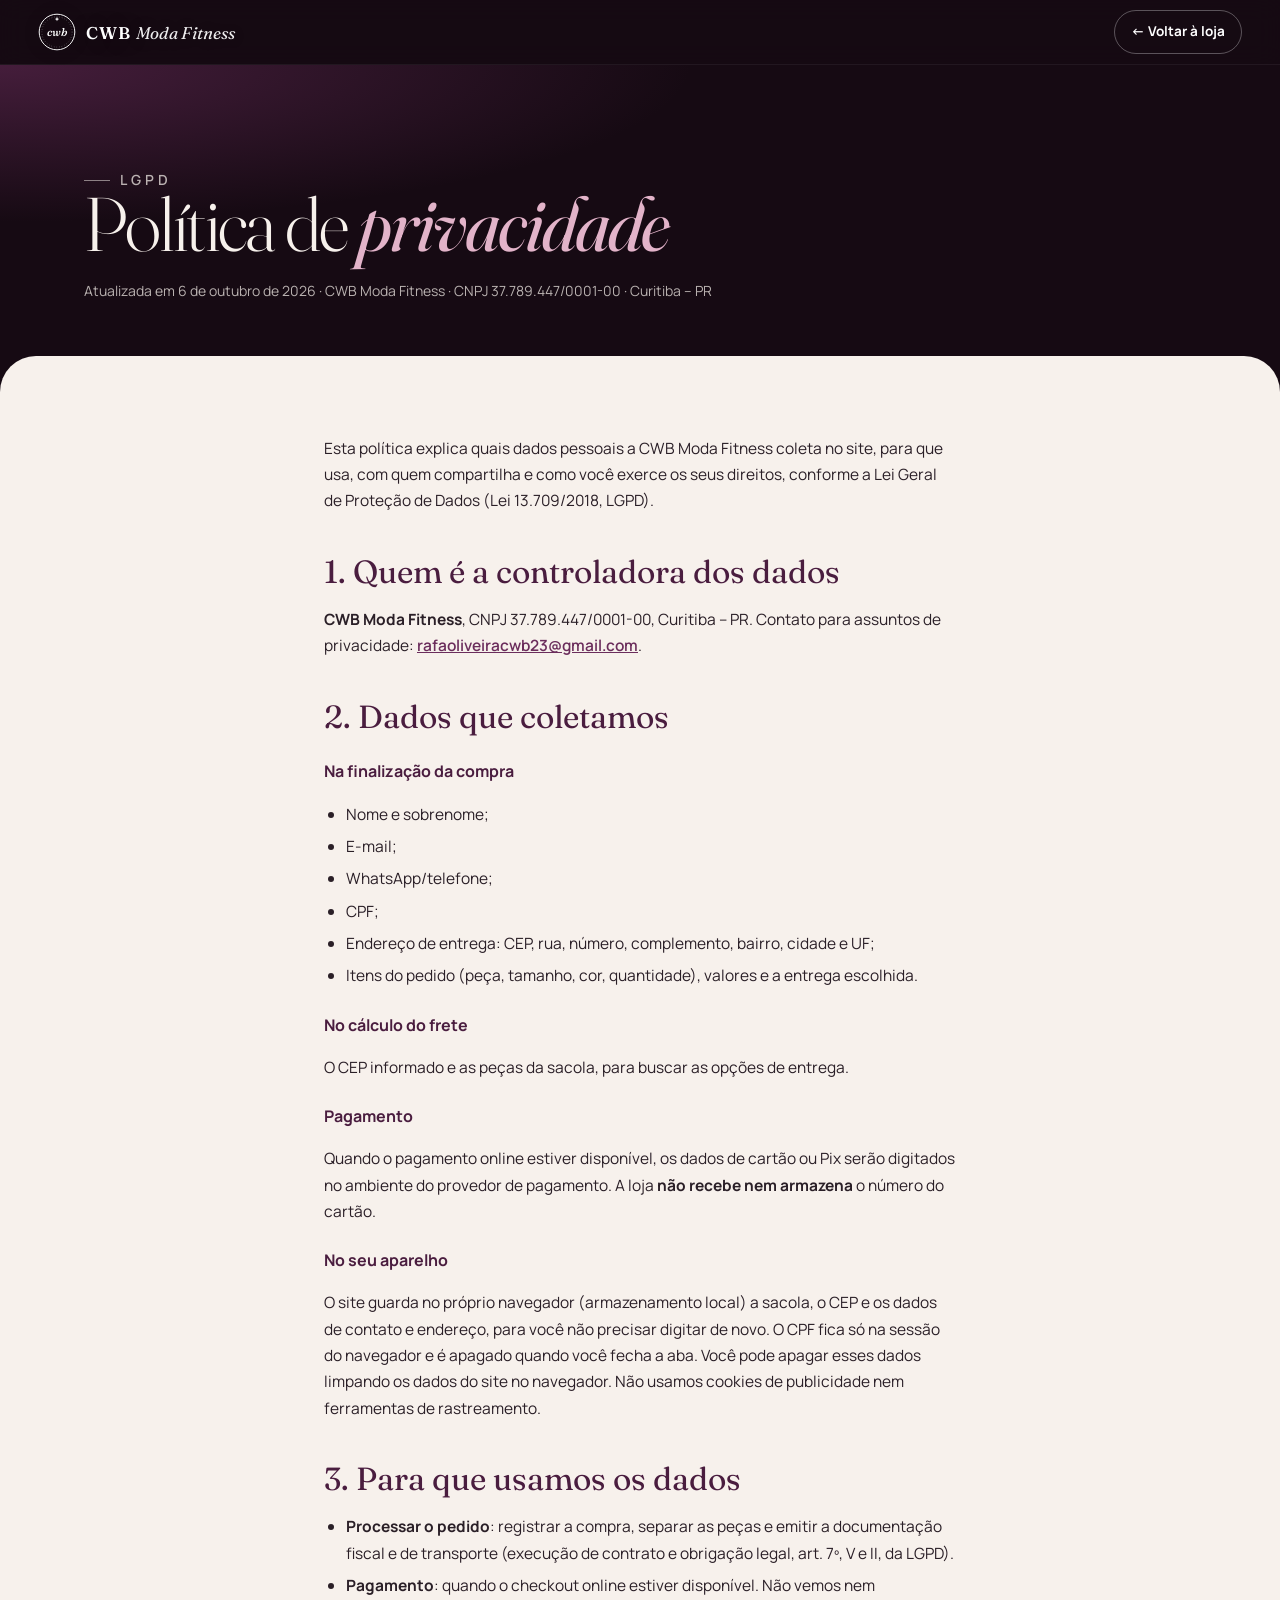
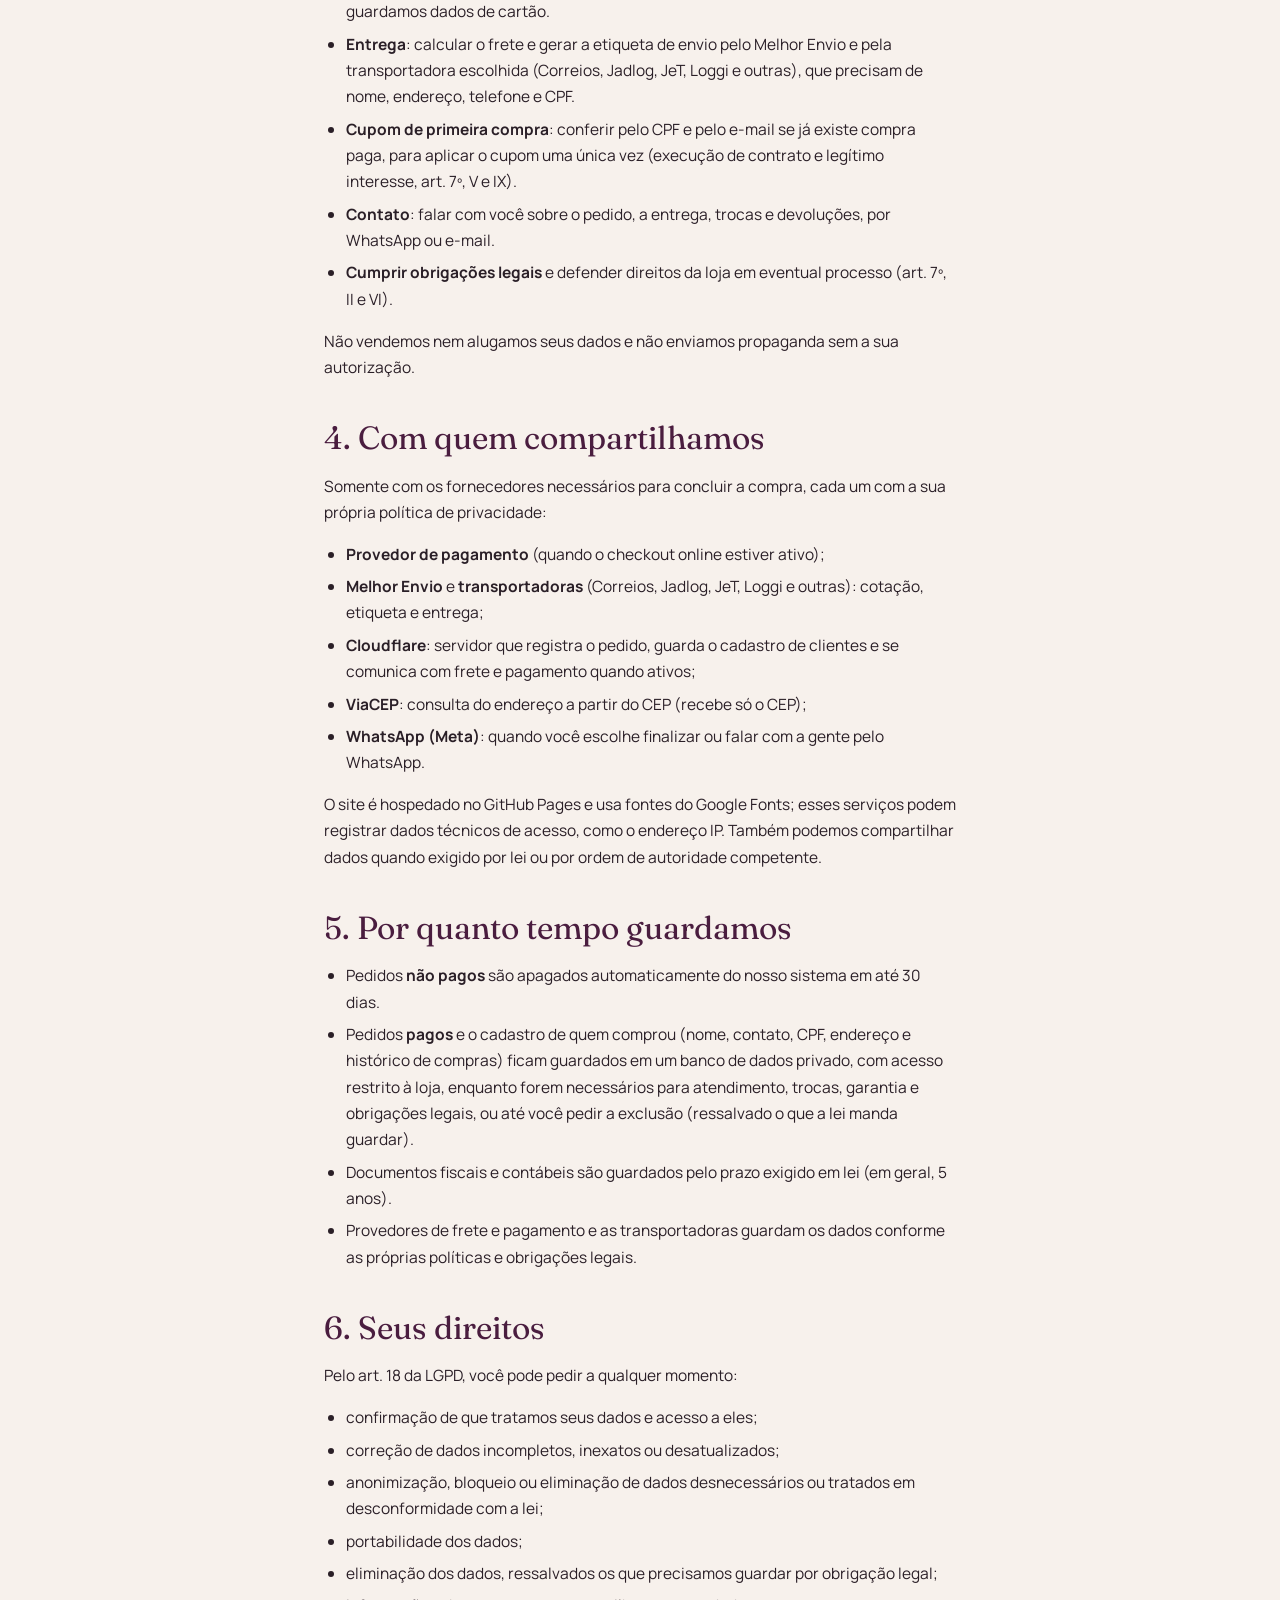
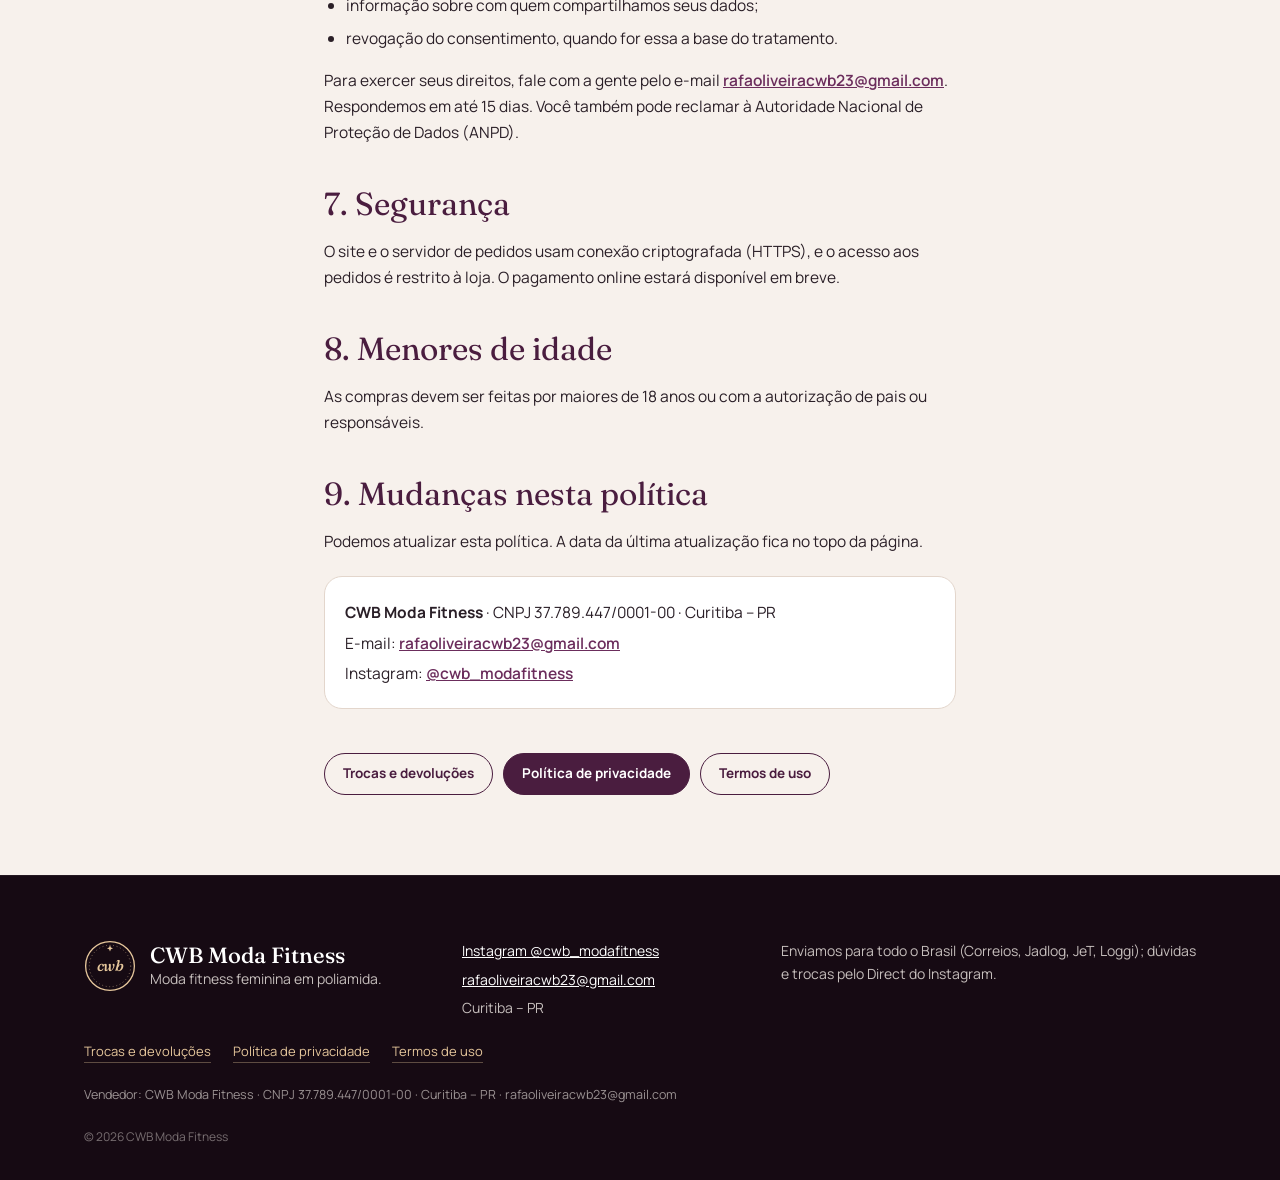
<file: privacidade.html>
<!doctype html>
<html lang="pt-BR">
<head>
<meta charset="utf-8">
<meta name="viewport" content="width=device-width, initial-scale=1, viewport-fit=cover">
<title>Política de privacidade | CWB Moda Fitness</title>
<meta name="description" content="Como a CWB Moda Fitness trata os seus dados pessoais (LGPD).">
<meta name="theme-color" content="#160a13">
<link rel="canonical" href="https://ricksanches5567-art.github.io/cwb-modafitness/privacidade.html">
<link rel="icon" href="favicon.svg" type="image/svg+xml">
<link rel="apple-touch-icon" href="img/apple-touch-icon.png">
<link rel="preconnect" href="https://fonts.googleapis.com">
<link rel="preconnect" href="https://fonts.gstatic.com" crossorigin>
<link href="https://fonts.googleapis.com/css2?family=Fraunces:ital,opsz,wght@0,9..144,300..700;1,9..144,300..600&family=Manrope:wght@400;500;600;700&display=swap" rel="stylesheet">
<link rel="stylesheet" href="css/style.css?v=5">
</head>
<body class="legal-page">
<a class="skip" href="#conteudo">Pular para o conteúdo</a>
<svg width="0" height="0" style="position:absolute" aria-hidden="true">
  <defs>
    <symbol id="logo-mark" viewBox="0 0 64 64">
      <circle cx="32" cy="32" r="30" fill="none" stroke="currentColor" stroke-width="1.6"/>
      <circle cx="32" cy="32" r="25.5" fill="none" stroke="currentColor" stroke-width=".6" stroke-dasharray="1.2 3.2"/>
      <text x="32" y="38.5" text-anchor="middle" font-family="Fraunces, Georgia, serif" font-style="italic" font-weight="500" font-size="19" fill="currentColor" letter-spacing="-.5">cwb</text>
      <path d="M32 6.5l1.1 2.6 2.6 1.1-2.6 1.1L32 14l-1.1-2.7-2.6-1.1 2.6-1.1z" fill="currentColor"/>
    </symbol>
    <symbol id="ic-ig" viewBox="0 0 24 24"><path fill="currentColor" d="M12 2.2c3.2 0 3.6 0 4.8.1 3.3.1 4.8 1.7 4.9 4.9.1 1.3.1 1.6.1 4.8s0 3.6-.1 4.8c-.1 3.2-1.7 4.8-4.9 4.9-1.3.1-1.6.1-4.8.1s-3.6 0-4.8-.1c-3.3-.1-4.8-1.7-4.9-4.9C2.2 15.6 2.2 15.2 2.2 12s0-3.6.1-4.8C2.4 3.9 3.9 2.4 7.2 2.3 8.4 2.2 8.8 2.2 12 2.2zm0-2.2C8.7 0 8.3 0 7.1.1 2.7.3.3 2.7.1 7.1 0 8.3 0 8.7 0 12s0 3.7.1 4.9c.2 4.4 2.6 6.8 7 7 1.2.1 1.6.1 4.9.1s3.7 0 4.9-.1c4.4-.2 6.8-2.6 7-7 .1-1.2.1-1.6.1-4.9s0-3.7-.1-4.9c-.2-4.4-2.6-6.8-7-7C15.7 0 15.3 0 12 0zm0 5.8a6.2 6.2 0 1 0 0 12.4 6.2 6.2 0 0 0 0-12.4zM12 16a4 4 0 1 1 0-8 4 4 0 0 1 0 8zm6.4-11.8a1.4 1.4 0 1 0 0 2.9 1.4 1.4 0 0 0 0-2.9z"/></symbol>
    <symbol id="ic-wa" viewBox="0 0 24 24"><path fill="currentColor" d="M17.5 14.4c-.3-.1-1.8-.9-2-1-.3-.1-.5-.1-.7.1-.2.3-.8 1-.9 1.2-.2.2-.3.2-.6.1-.3-.1-1.3-.5-2.4-1.5-.9-.8-1.5-1.8-1.7-2.1-.2-.3 0-.5.1-.6l.4-.5c.2-.2.2-.3.3-.5.1-.2 0-.4 0-.5l-.9-2.2c-.2-.6-.5-.5-.7-.5h-.6c-.2 0-.5.1-.8.4-.3.3-1 1-1 2.5s1.1 2.9 1.2 3.1c.1.2 2.1 3.2 5.1 4.5.7.3 1.3.5 1.7.6.7.2 1.4.2 1.9.1.6-.1 1.8-.7 2-1.4.2-.7.2-1.3.2-1.4-.1-.1-.3-.2-.6-.3zM12 21.8a9.8 9.8 0 0 1-5-1.4l-.4-.2-3.7 1 1-3.6-.2-.4A9.8 9.8 0 1 1 12 21.8zM12 0a12 12 0 0 0-10.3 18L0 24l6.2-1.6A12 12 0 1 0 12 0z"/></symbol>
  </defs>
</svg>

<header class="legal-top">
  <div class="topbar__in">
    <a class="brand" href="./" aria-label="CWB Moda Fitness – voltar à loja">
      <svg class="brand__mark" aria-hidden="true"><use href="#logo-mark"/></svg>
      <span class="brand__word"><b>CWB</b> <i>Moda Fitness</i></span>
    </a>
    <a class="legal-back" href="./">&larr; Voltar à loja</a>
  </div>
</header>
<main id="conteudo">
  <section class="legal-hero">
    <div class="wrap">
      <p class="eyebrow">LGPD</p>
      <h1 class="display">Política de <em>privacidade</em></h1>
      <p>Atualizada em 6 de outubro de 2026 · CWB Moda Fitness · CNPJ 37.789.447/0001-00 · Curitiba – PR</p>
    </div>
  </section>
  <section class="legal">
    <div class="wrap legal__body">
      <p>Esta política explica quais dados pessoais a CWB Moda Fitness coleta no site, para que usa, com quem compartilha e como você exerce os seus direitos, conforme a Lei Geral de Proteção de Dados (Lei 13.709/2018, LGPD).</p>

      <h2>1. Quem é a controladora dos dados</h2>
      <p><strong>CWB Moda Fitness</strong>, CNPJ 37.789.447/0001-00, Curitiba – PR. Contato para assuntos de privacidade: <a href="mailto:rafaoliveiracwb23@gmail.com">rafaoliveiracwb23@gmail.com</a>.</p>

      <h2>2. Dados que coletamos</h2>
      <h3>Na finalização da compra</h3>
      <ul>
        <li>Nome e sobrenome;</li>
        <li>E-mail;</li>
        <li>WhatsApp/telefone;</li>
        <li>CPF;</li>
        <li>Endereço de entrega: CEP, rua, número, complemento, bairro, cidade e UF;</li>
        <li>Itens do pedido (peça, tamanho, cor, quantidade), valores e a entrega escolhida.</li>
      </ul>
      <h3>No cálculo do frete</h3>
      <p>O CEP informado e as peças da sacola, para buscar as opções de entrega.</p>
      <h3>Pagamento</h3>
      <p>Quando o pagamento online estiver disponível, os dados de cartão ou Pix serão digitados no ambiente do provedor de pagamento. A loja <strong>não recebe nem armazena</strong> o número do cartão.</p>
      <h3>No seu aparelho</h3>
      <p>O site guarda no próprio navegador (armazenamento local) a sacola, o CEP e os dados de contato e endereço, para você não precisar digitar de novo. O CPF fica só na sessão do navegador e é apagado quando você fecha a aba. Você pode apagar esses dados limpando os dados do site no navegador. Não usamos cookies de publicidade nem ferramentas de rastreamento.</p>

      <h2>3. Para que usamos os dados</h2>
      <ul>
        <li><strong>Processar o pedido</strong>: registrar a compra, separar as peças e emitir a documentação fiscal e de transporte (execução de contrato e obrigação legal, art. 7º, V e II, da LGPD).</li>
        <li><strong>Pagamento</strong>: quando o checkout online estiver disponível. Não vemos nem guardamos dados de cartão.</li>
        <li><strong>Entrega</strong>: calcular o frete e gerar a etiqueta de envio pelo Melhor Envio e pela transportadora escolhida (Correios, Jadlog, JeT, Loggi e outras), que precisam de nome, endereço, telefone e CPF.</li>
        <li><strong>Cupom de primeira compra</strong>: conferir pelo CPF e pelo e-mail se já existe compra paga, para aplicar o cupom uma única vez (execução de contrato e legítimo interesse, art. 7º, V e IX).</li>
        <li><strong>Contato</strong>: falar com você sobre o pedido, a entrega, trocas e devoluções, por WhatsApp ou e-mail.</li>
        <li><strong>Cumprir obrigações legais</strong> e defender direitos da loja em eventual processo (art. 7º, II e VI).</li>
      </ul>
      <p>Não vendemos nem alugamos seus dados e não enviamos propaganda sem a sua autorização.</p>

      <h2>4. Com quem compartilhamos</h2>
      <p>Somente com os fornecedores necessários para concluir a compra, cada um com a sua própria política de privacidade:</p>
      <ul>
        <li><strong>Provedor de pagamento</strong> (quando o checkout online estiver ativo);</li>
        <li><strong>Melhor Envio</strong> e <strong>transportadoras</strong> (Correios, Jadlog, JeT, Loggi e outras): cotação, etiqueta e entrega;</li>
        <li><strong>Cloudflare</strong>: servidor que registra o pedido, guarda o cadastro de clientes e se comunica com frete e pagamento quando ativos;</li>
        <li><strong>ViaCEP</strong>: consulta do endereço a partir do CEP (recebe só o CEP);</li>
        <li><strong>WhatsApp (Meta)</strong>: quando você escolhe finalizar ou falar com a gente pelo WhatsApp.</li>
      </ul>
      <p>O site é hospedado no GitHub Pages e usa fontes do Google Fonts; esses serviços podem registrar dados técnicos de acesso, como o endereço IP. Também podemos compartilhar dados quando exigido por lei ou por ordem de autoridade competente.</p>

      <h2>5. Por quanto tempo guardamos</h2>
      <ul>
        <li>Pedidos <strong>não pagos</strong> são apagados automaticamente do nosso sistema em até 30 dias.</li>
        <li>Pedidos <strong>pagos</strong> e o cadastro de quem comprou (nome, contato, CPF, endereço e histórico de compras) ficam guardados em um banco de dados privado, com acesso restrito à loja, enquanto forem necessários para atendimento, trocas, garantia e obrigações legais, ou até você pedir a exclusão (ressalvado o que a lei manda guardar).</li>
        <li>Documentos fiscais e contábeis são guardados pelo prazo exigido em lei (em geral, 5 anos).</li>
        <li>Provedores de frete e pagamento e as transportadoras guardam os dados conforme as próprias políticas e obrigações legais.</li>
      </ul>

      <h2>6. Seus direitos</h2>
      <p>Pelo art. 18 da LGPD, você pode pedir a qualquer momento:</p>
      <ul>
        <li>confirmação de que tratamos seus dados e acesso a eles;</li>
        <li>correção de dados incompletos, inexatos ou desatualizados;</li>
        <li>anonimização, bloqueio ou eliminação de dados desnecessários ou tratados em desconformidade com a lei;</li>
        <li>portabilidade dos dados;</li>
        <li>eliminação dos dados, ressalvados os que precisamos guardar por obrigação legal;</li>
        <li>informação sobre com quem compartilhamos seus dados;</li>
        <li>revogação do consentimento, quando for essa a base do tratamento.</li>
      </ul>
      <p>Para exercer seus direitos, fale com a gente pelo e-mail <a href="mailto:rafaoliveiracwb23@gmail.com">rafaoliveiracwb23@gmail.com</a>. Respondemos em até 15 dias. Você também pode reclamar à Autoridade Nacional de Proteção de Dados (ANPD).</p>

      <h2>7. Segurança</h2>
      <p>O site e o servidor de pedidos usam conexão criptografada (HTTPS), e o acesso aos pedidos é restrito à loja. O pagamento online estará disponível em breve.</p>

      <h2>8. Menores de idade</h2>
      <p>As compras devem ser feitas por maiores de 18 anos ou com a autorização de pais ou responsáveis.</p>

      <h2>9. Mudanças nesta política</h2>
      <p>Podemos atualizar esta política. A data da última atualização fica no topo da página.</p>

      <div class="legal__box">
        <p><strong>CWB Moda Fitness</strong> · CNPJ 37.789.447/0001-00 · Curitiba – PR</p>
        <p>E-mail: <a href="mailto:rafaoliveiracwb23@gmail.com">rafaoliveiracwb23@gmail.com</a></p>
        <p>Instagram: <a href="https://www.instagram.com/cwb_modafitness/" target="_blank" rel="noopener">@cwb_modafitness</a></p>
      </div>
      <nav class="legal__nav" aria-label="Informações legais"><a href="trocas.html">Trocas e devoluções</a><a href="privacidade.html" aria-current="page">Política de privacidade</a><a href="termos.html">Termos de uso</a></nav>
    </div>
  </section>
</main>
<footer class="footer">
  <div class="wrap footer__in">
    <div class="footer__brand">
      <svg class="footer__mark" aria-hidden="true"><use href="#logo-mark"/></svg>
      <div>
        <p class="footer__name">CWB Moda Fitness</p>
        <p>Moda fitness feminina em poliamida.</p>
      </div>
    </div>
    <ul class="footer__list">
      <li><a href="https://www.instagram.com/cwb_modafitness/" target="_blank" rel="noopener">Instagram @cwb_modafitness</a></li>
      
      <li><a href="mailto:rafaoliveiracwb23@gmail.com">rafaoliveiracwb23@gmail.com</a></li>
      <li>Curitiba – PR</li>
    </ul>
    <p class="footer__note">Enviamos para todo o Brasil (Correios, Jadlog, JeT, Loggi); dúvidas e trocas pelo Direct do Instagram.</p>
    <nav class="footer__legal" aria-label="Informações legais">
      <a href="trocas.html">Trocas e devoluções</a>
      <a href="privacidade.html">Política de privacidade</a>
      <a href="termos.html">Termos de uso</a>
    </nav>
    <p class="footer__seller">Vendedor: CWB Moda Fitness · CNPJ 37.789.447/0001-00 · Curitiba – PR · rafaoliveiracwb23@gmail.com</p>
    <p class="footer__copy">© 2026 CWB Moda Fitness</p>
  </div>
</footer>
</body>
</html>
</file>
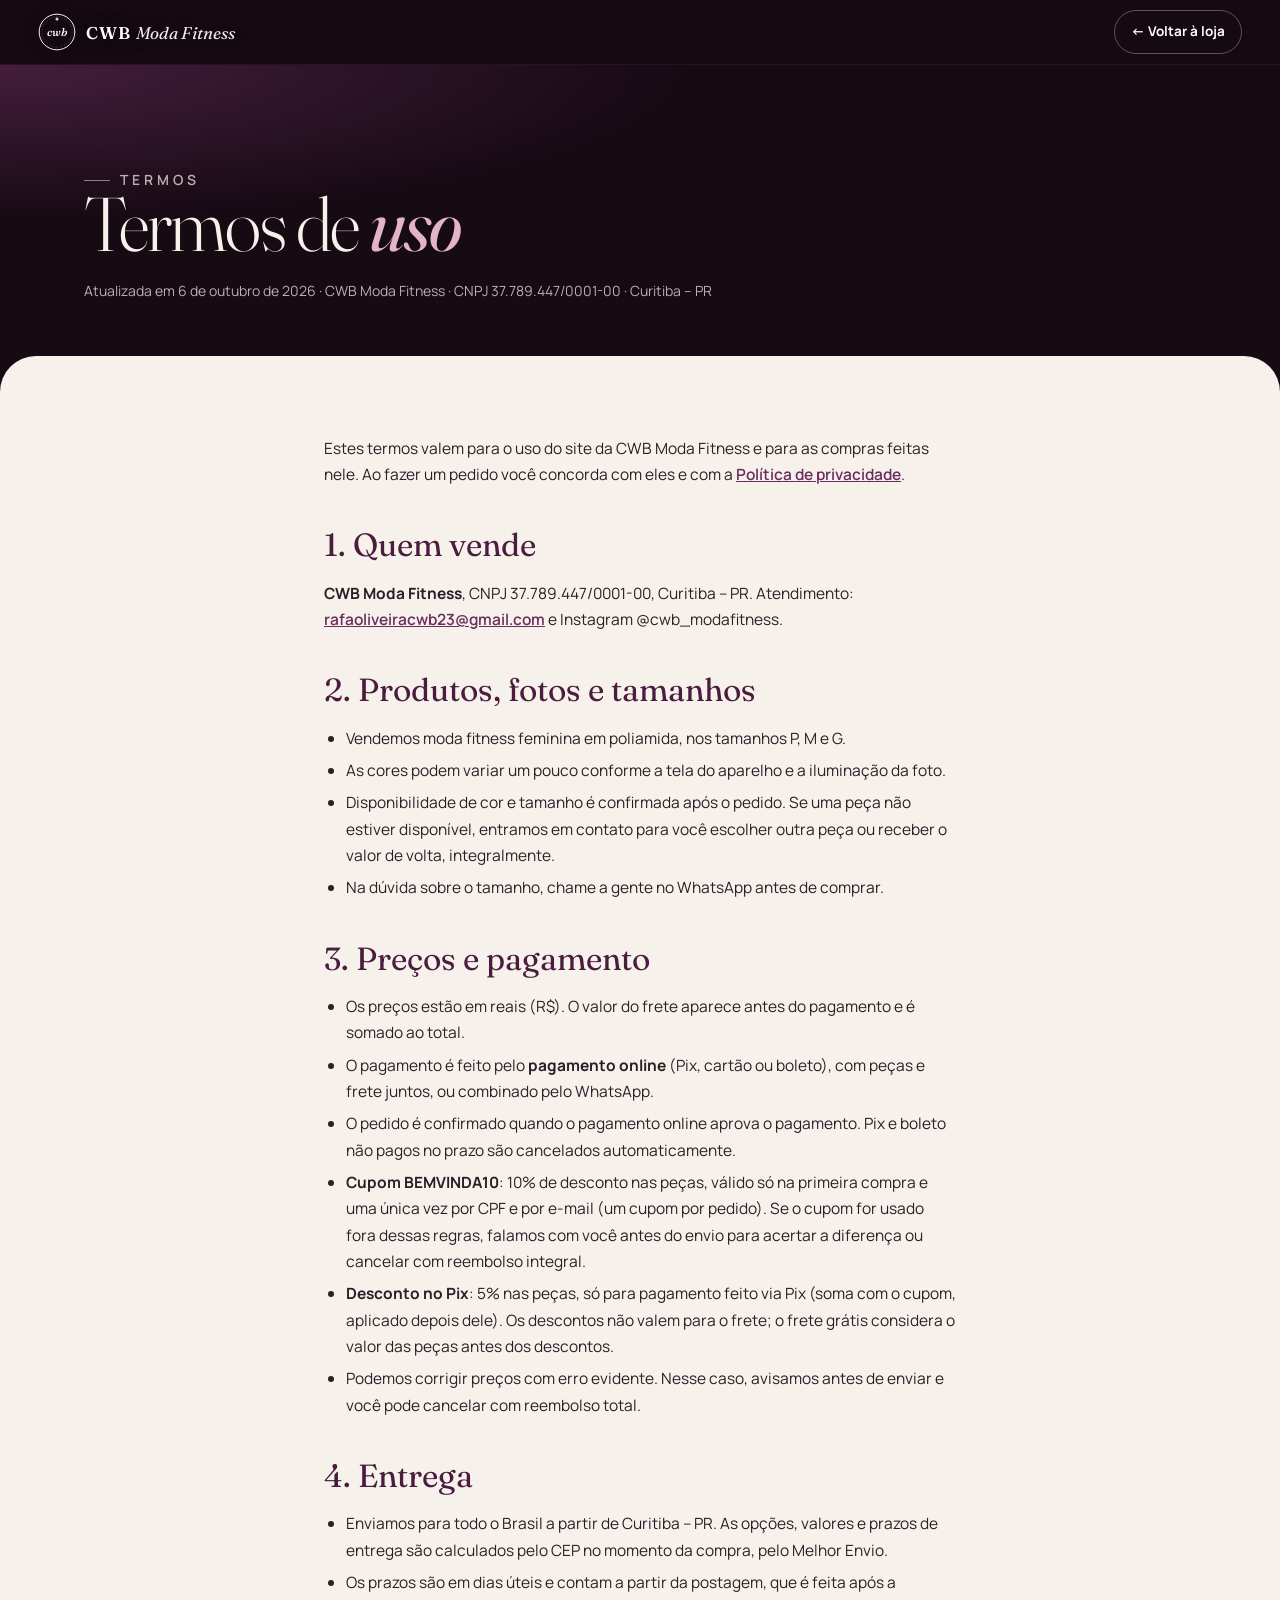
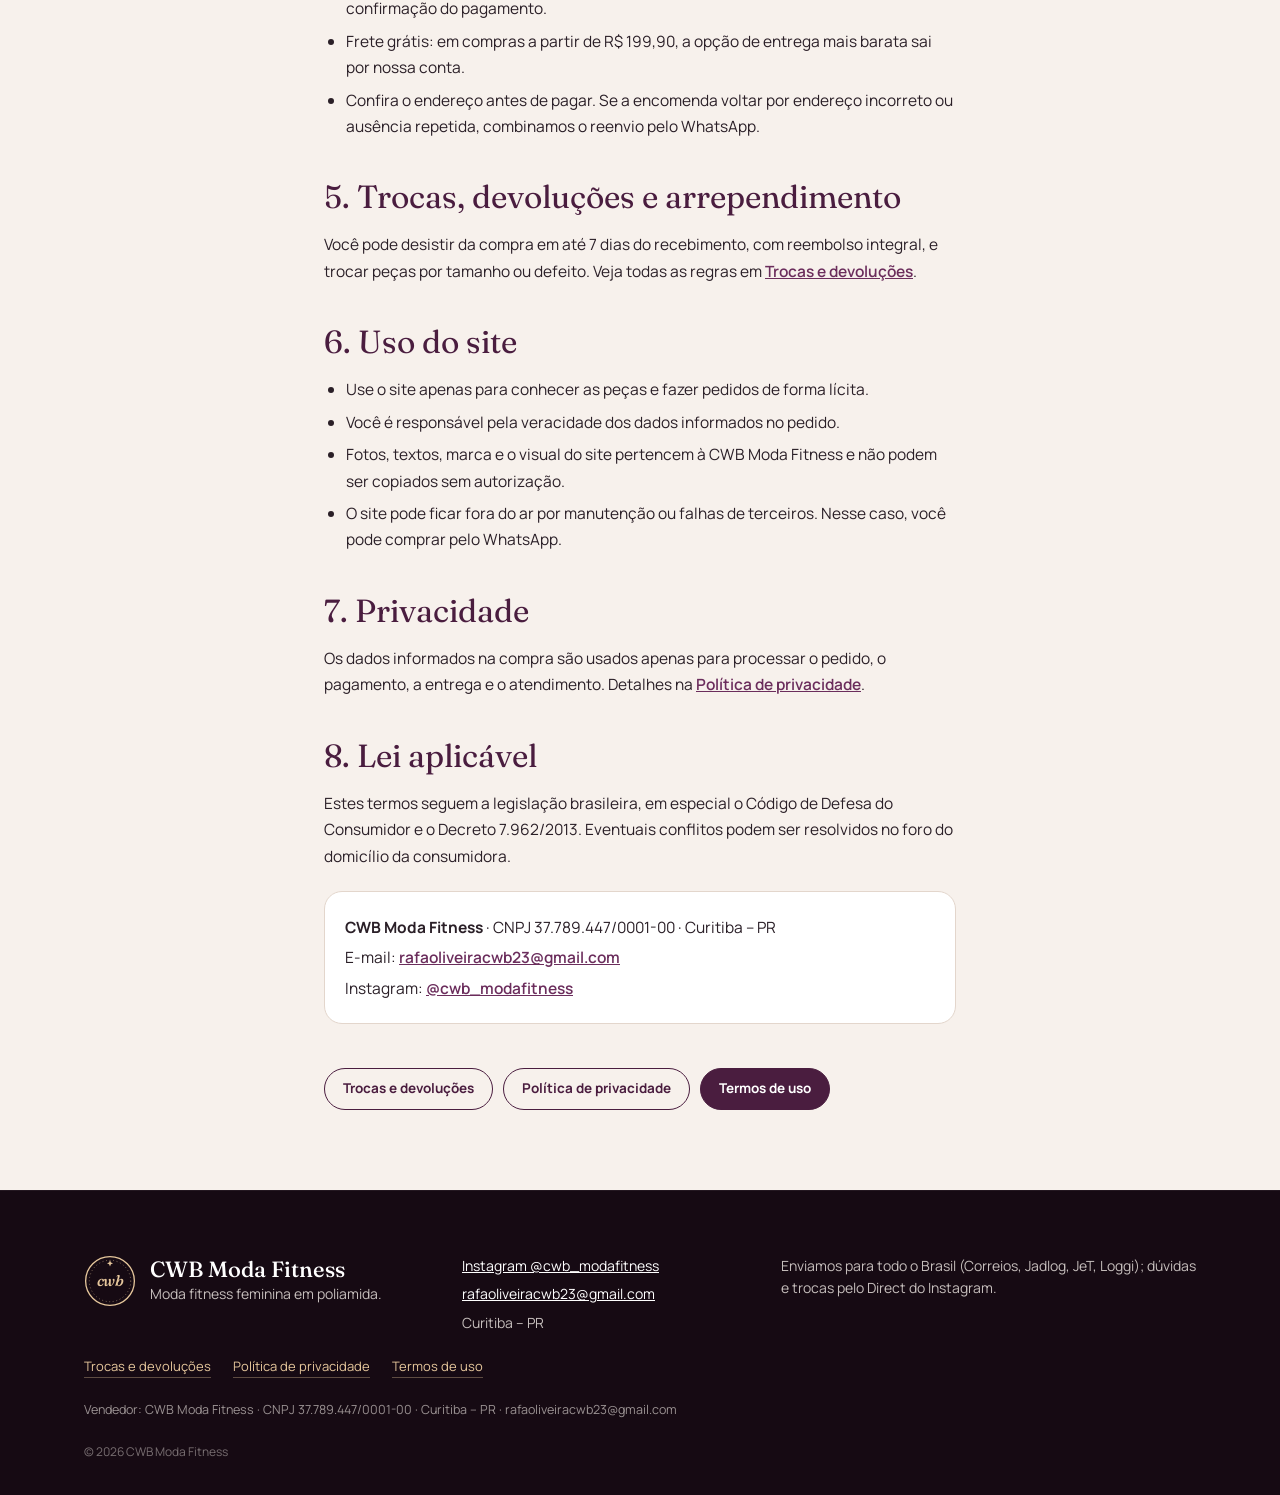
<file: termos.html>
<!doctype html>
<html lang="pt-BR">
<head>
<meta charset="utf-8">
<meta name="viewport" content="width=device-width, initial-scale=1, viewport-fit=cover">
<title>Termos de uso | CWB Moda Fitness</title>
<meta name="description" content="Termos de uso e condições de compra da CWB Moda Fitness.">
<meta name="theme-color" content="#160a13">
<link rel="canonical" href="https://ricksanches5567-art.github.io/cwb-modafitness/termos.html">
<link rel="icon" href="favicon.svg" type="image/svg+xml">
<link rel="apple-touch-icon" href="img/apple-touch-icon.png">
<link rel="preconnect" href="https://fonts.googleapis.com">
<link rel="preconnect" href="https://fonts.gstatic.com" crossorigin>
<link href="https://fonts.googleapis.com/css2?family=Fraunces:ital,opsz,wght@0,9..144,300..700;1,9..144,300..600&family=Manrope:wght@400;500;600;700&display=swap" rel="stylesheet">
<link rel="stylesheet" href="css/style.css?v=5">
</head>
<body class="legal-page">
<a class="skip" href="#conteudo">Pular para o conteúdo</a>
<svg width="0" height="0" style="position:absolute" aria-hidden="true">
  <defs>
    <symbol id="logo-mark" viewBox="0 0 64 64">
      <circle cx="32" cy="32" r="30" fill="none" stroke="currentColor" stroke-width="1.6"/>
      <circle cx="32" cy="32" r="25.5" fill="none" stroke="currentColor" stroke-width=".6" stroke-dasharray="1.2 3.2"/>
      <text x="32" y="38.5" text-anchor="middle" font-family="Fraunces, Georgia, serif" font-style="italic" font-weight="500" font-size="19" fill="currentColor" letter-spacing="-.5">cwb</text>
      <path d="M32 6.5l1.1 2.6 2.6 1.1-2.6 1.1L32 14l-1.1-2.7-2.6-1.1 2.6-1.1z" fill="currentColor"/>
    </symbol>
    <symbol id="ic-ig" viewBox="0 0 24 24"><path fill="currentColor" d="M12 2.2c3.2 0 3.6 0 4.8.1 3.3.1 4.8 1.7 4.9 4.9.1 1.3.1 1.6.1 4.8s0 3.6-.1 4.8c-.1 3.2-1.7 4.8-4.9 4.9-1.3.1-1.6.1-4.8.1s-3.6 0-4.8-.1c-3.3-.1-4.8-1.7-4.9-4.9C2.2 15.6 2.2 15.2 2.2 12s0-3.6.1-4.8C2.4 3.9 3.9 2.4 7.2 2.3 8.4 2.2 8.8 2.2 12 2.2zm0-2.2C8.7 0 8.3 0 7.1.1 2.7.3.3 2.7.1 7.1 0 8.3 0 8.7 0 12s0 3.7.1 4.9c.2 4.4 2.6 6.8 7 7 1.2.1 1.6.1 4.9.1s3.7 0 4.9-.1c4.4-.2 6.8-2.6 7-7 .1-1.2.1-1.6.1-4.9s0-3.7-.1-4.9c-.2-4.4-2.6-6.8-7-7C15.7 0 15.3 0 12 0zm0 5.8a6.2 6.2 0 1 0 0 12.4 6.2 6.2 0 0 0 0-12.4zM12 16a4 4 0 1 1 0-8 4 4 0 0 1 0 8zm6.4-11.8a1.4 1.4 0 1 0 0 2.9 1.4 1.4 0 0 0 0-2.9z"/></symbol>
    <symbol id="ic-wa" viewBox="0 0 24 24"><path fill="currentColor" d="M17.5 14.4c-.3-.1-1.8-.9-2-1-.3-.1-.5-.1-.7.1-.2.3-.8 1-.9 1.2-.2.2-.3.2-.6.1-.3-.1-1.3-.5-2.4-1.5-.9-.8-1.5-1.8-1.7-2.1-.2-.3 0-.5.1-.6l.4-.5c.2-.2.2-.3.3-.5.1-.2 0-.4 0-.5l-.9-2.2c-.2-.6-.5-.5-.7-.5h-.6c-.2 0-.5.1-.8.4-.3.3-1 1-1 2.5s1.1 2.9 1.2 3.1c.1.2 2.1 3.2 5.1 4.5.7.3 1.3.5 1.7.6.7.2 1.4.2 1.9.1.6-.1 1.8-.7 2-1.4.2-.7.2-1.3.2-1.4-.1-.1-.3-.2-.6-.3zM12 21.8a9.8 9.8 0 0 1-5-1.4l-.4-.2-3.7 1 1-3.6-.2-.4A9.8 9.8 0 1 1 12 21.8zM12 0a12 12 0 0 0-10.3 18L0 24l6.2-1.6A12 12 0 1 0 12 0z"/></symbol>
  </defs>
</svg>

<header class="legal-top">
  <div class="topbar__in">
    <a class="brand" href="./" aria-label="CWB Moda Fitness – voltar à loja">
      <svg class="brand__mark" aria-hidden="true"><use href="#logo-mark"/></svg>
      <span class="brand__word"><b>CWB</b> <i>Moda Fitness</i></span>
    </a>
    <a class="legal-back" href="./">&larr; Voltar à loja</a>
  </div>
</header>
<main id="conteudo">
  <section class="legal-hero">
    <div class="wrap">
      <p class="eyebrow">Termos</p>
      <h1 class="display">Termos de <em>uso</em></h1>
      <p>Atualizada em 6 de outubro de 2026 · CWB Moda Fitness · CNPJ 37.789.447/0001-00 · Curitiba – PR</p>
    </div>
  </section>
  <section class="legal">
    <div class="wrap legal__body">
      <p>Estes termos valem para o uso do site da CWB Moda Fitness e para as compras feitas nele. Ao fazer um pedido você concorda com eles e com a <a href="privacidade.html">Política de privacidade</a>.</p>

      <h2>1. Quem vende</h2>
      <p><strong>CWB Moda Fitness</strong>, CNPJ 37.789.447/0001-00, Curitiba – PR. Atendimento: <a href="mailto:rafaoliveiracwb23@gmail.com">rafaoliveiracwb23@gmail.com</a> e Instagram @cwb_modafitness.</p>

      <h2>2. Produtos, fotos e tamanhos</h2>
      <ul>
        <li>Vendemos moda fitness feminina em poliamida, nos tamanhos P, M e G.</li>
        <li>As cores podem variar um pouco conforme a tela do aparelho e a iluminação da foto.</li>
        <li>Disponibilidade de cor e tamanho é confirmada após o pedido. Se uma peça não estiver disponível, entramos em contato para você escolher outra peça ou receber o valor de volta, integralmente.</li>
        <li>Na dúvida sobre o tamanho, chame a gente no WhatsApp antes de comprar.</li>
      </ul>

      <h2>3. Preços e pagamento</h2>
      <ul>
        <li>Os preços estão em reais (R$). O valor do frete aparece antes do pagamento e é somado ao total.</li>
        <li>O pagamento é feito pelo <strong>pagamento online</strong> (Pix, cartão ou boleto), com peças e frete juntos, ou combinado pelo WhatsApp.</li>
        <li>O pedido é confirmado quando o pagamento online aprova o pagamento. Pix e boleto não pagos no prazo são cancelados automaticamente.</li>
        <li><strong>Cupom BEMVINDA10</strong>: 10% de desconto nas peças, válido só na primeira compra e uma única vez por CPF e por e-mail (um cupom por pedido). Se o cupom for usado fora dessas regras, falamos com você antes do envio para acertar a diferença ou cancelar com reembolso integral.</li>
        <li><strong>Desconto no Pix</strong>: 5% nas peças, só para pagamento feito via Pix (soma com o cupom, aplicado depois dele). Os descontos não valem para o frete; o frete grátis considera o valor das peças antes dos descontos.</li>
        <li>Podemos corrigir preços com erro evidente. Nesse caso, avisamos antes de enviar e você pode cancelar com reembolso total.</li>
      </ul>

      <h2>4. Entrega</h2>
      <ul>
        <li>Enviamos para todo o Brasil a partir de Curitiba – PR. As opções, valores e prazos de entrega são calculados pelo CEP no momento da compra, pelo Melhor Envio.</li>
        <li>Os prazos são em dias úteis e contam a partir da postagem, que é feita após a confirmação do pagamento.</li>
        <li>Frete grátis: em compras a partir de R$ 199,90, a opção de entrega mais barata sai por nossa conta.</li>
        <li>Confira o endereço antes de pagar. Se a encomenda voltar por endereço incorreto ou ausência repetida, combinamos o reenvio pelo WhatsApp.</li>
      </ul>

      <h2>5. Trocas, devoluções e arrependimento</h2>
      <p>Você pode desistir da compra em até 7 dias do recebimento, com reembolso integral, e trocar peças por tamanho ou defeito. Veja todas as regras em <a href="trocas.html">Trocas e devoluções</a>.</p>

      <h2>6. Uso do site</h2>
      <ul>
        <li>Use o site apenas para conhecer as peças e fazer pedidos de forma lícita.</li>
        <li>Você é responsável pela veracidade dos dados informados no pedido.</li>
        <li>Fotos, textos, marca e o visual do site pertencem à CWB Moda Fitness e não podem ser copiados sem autorização.</li>
        <li>O site pode ficar fora do ar por manutenção ou falhas de terceiros. Nesse caso, você pode comprar pelo WhatsApp.</li>
      </ul>

      <h2>7. Privacidade</h2>
      <p>Os dados informados na compra são usados apenas para processar o pedido, o pagamento, a entrega e o atendimento. Detalhes na <a href="privacidade.html">Política de privacidade</a>.</p>

      <h2>8. Lei aplicável</h2>
      <p>Estes termos seguem a legislação brasileira, em especial o Código de Defesa do Consumidor e o Decreto 7.962/2013. Eventuais conflitos podem ser resolvidos no foro do domicílio da consumidora.</p>

      <div class="legal__box">
        <p><strong>CWB Moda Fitness</strong> · CNPJ 37.789.447/0001-00 · Curitiba – PR</p>
        <p>E-mail: <a href="mailto:rafaoliveiracwb23@gmail.com">rafaoliveiracwb23@gmail.com</a></p>
        <p>Instagram: <a href="https://www.instagram.com/cwb_modafitness/" target="_blank" rel="noopener">@cwb_modafitness</a></p>
      </div>
      <nav class="legal__nav" aria-label="Informações legais"><a href="trocas.html">Trocas e devoluções</a><a href="privacidade.html">Política de privacidade</a><a href="termos.html" aria-current="page">Termos de uso</a></nav>
    </div>
  </section>
</main>
<footer class="footer">
  <div class="wrap footer__in">
    <div class="footer__brand">
      <svg class="footer__mark" aria-hidden="true"><use href="#logo-mark"/></svg>
      <div>
        <p class="footer__name">CWB Moda Fitness</p>
        <p>Moda fitness feminina em poliamida.</p>
      </div>
    </div>
    <ul class="footer__list">
      <li><a href="https://www.instagram.com/cwb_modafitness/" target="_blank" rel="noopener">Instagram @cwb_modafitness</a></li>
      
      <li><a href="mailto:rafaoliveiracwb23@gmail.com">rafaoliveiracwb23@gmail.com</a></li>
      <li>Curitiba – PR</li>
    </ul>
    <p class="footer__note">Enviamos para todo o Brasil (Correios, Jadlog, JeT, Loggi); dúvidas e trocas pelo Direct do Instagram.</p>
    <nav class="footer__legal" aria-label="Informações legais">
      <a href="trocas.html">Trocas e devoluções</a>
      <a href="privacidade.html">Política de privacidade</a>
      <a href="termos.html">Termos de uso</a>
    </nav>
    <p class="footer__seller">Vendedor: CWB Moda Fitness · CNPJ 37.789.447/0001-00 · Curitiba – PR · rafaoliveiracwb23@gmail.com</p>
    <p class="footer__copy">© 2026 CWB Moda Fitness</p>
  </div>
</footer>
</body>
</html>
</file>
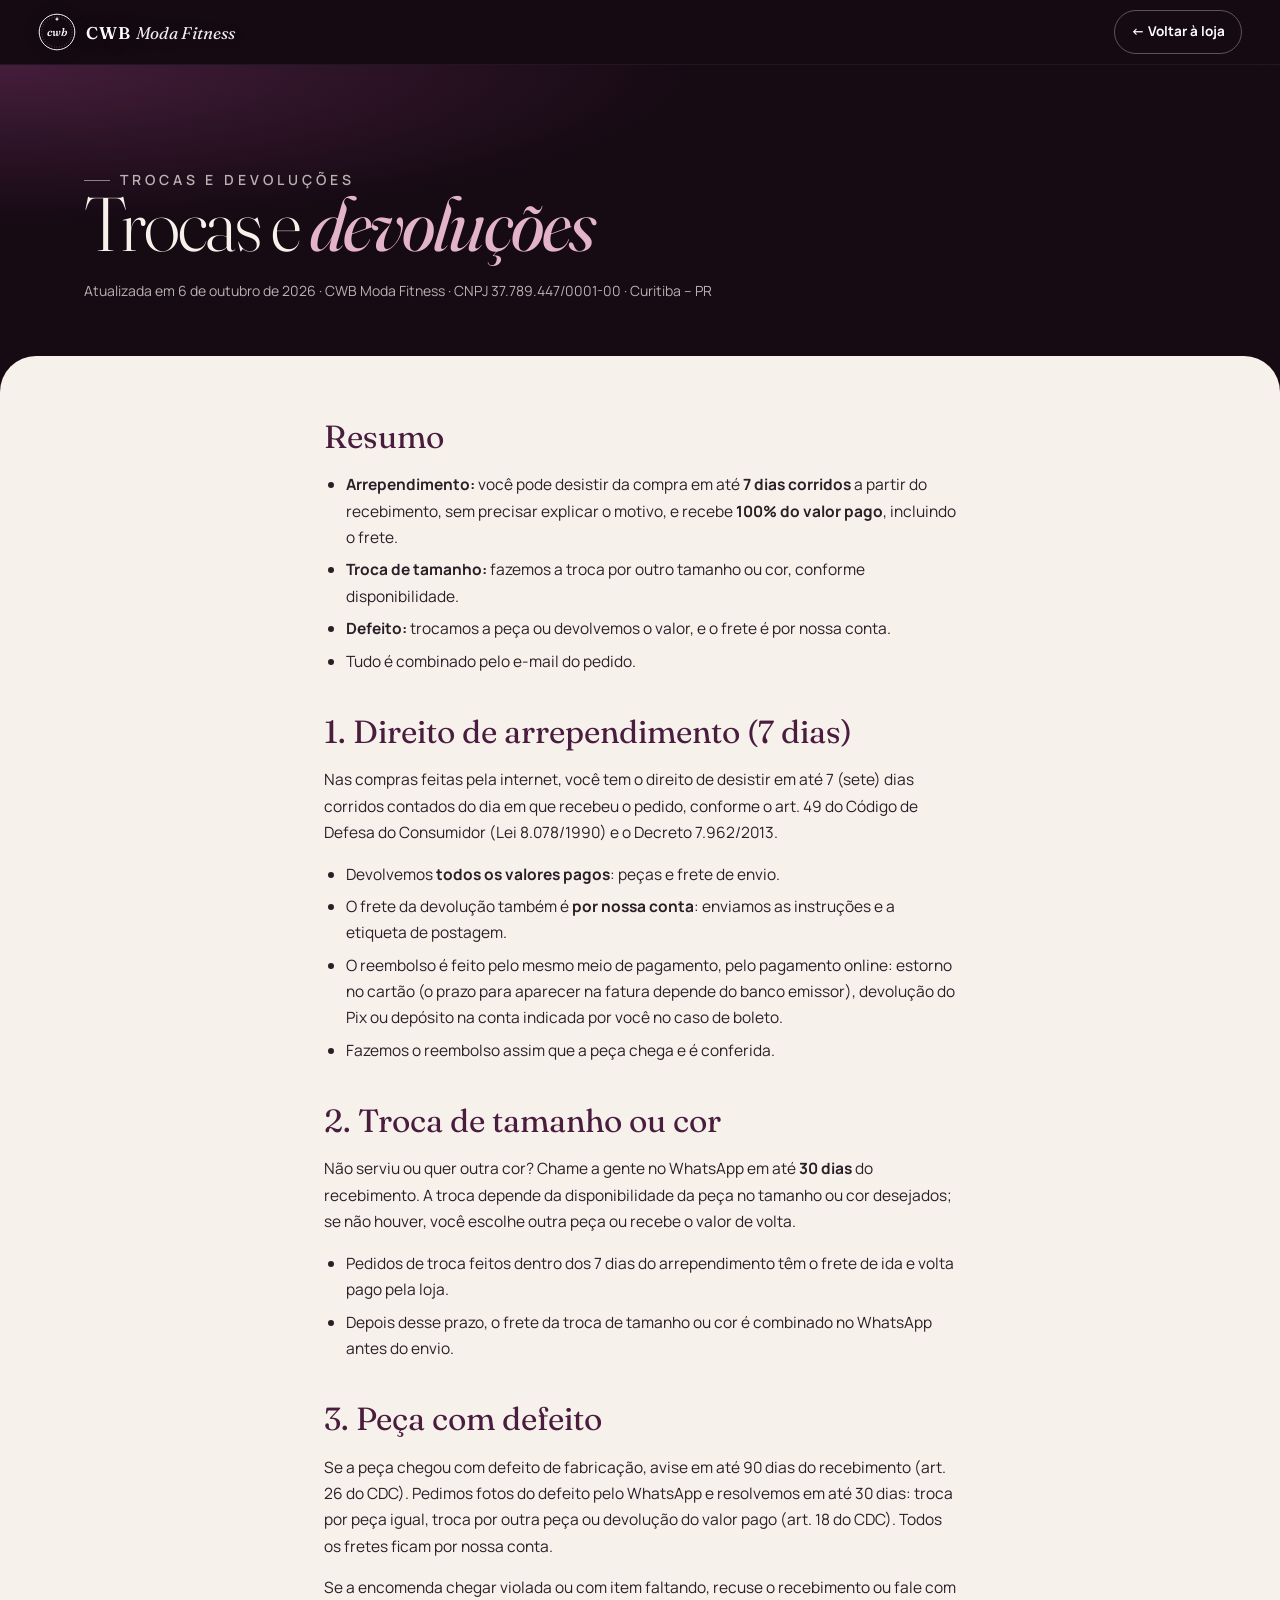
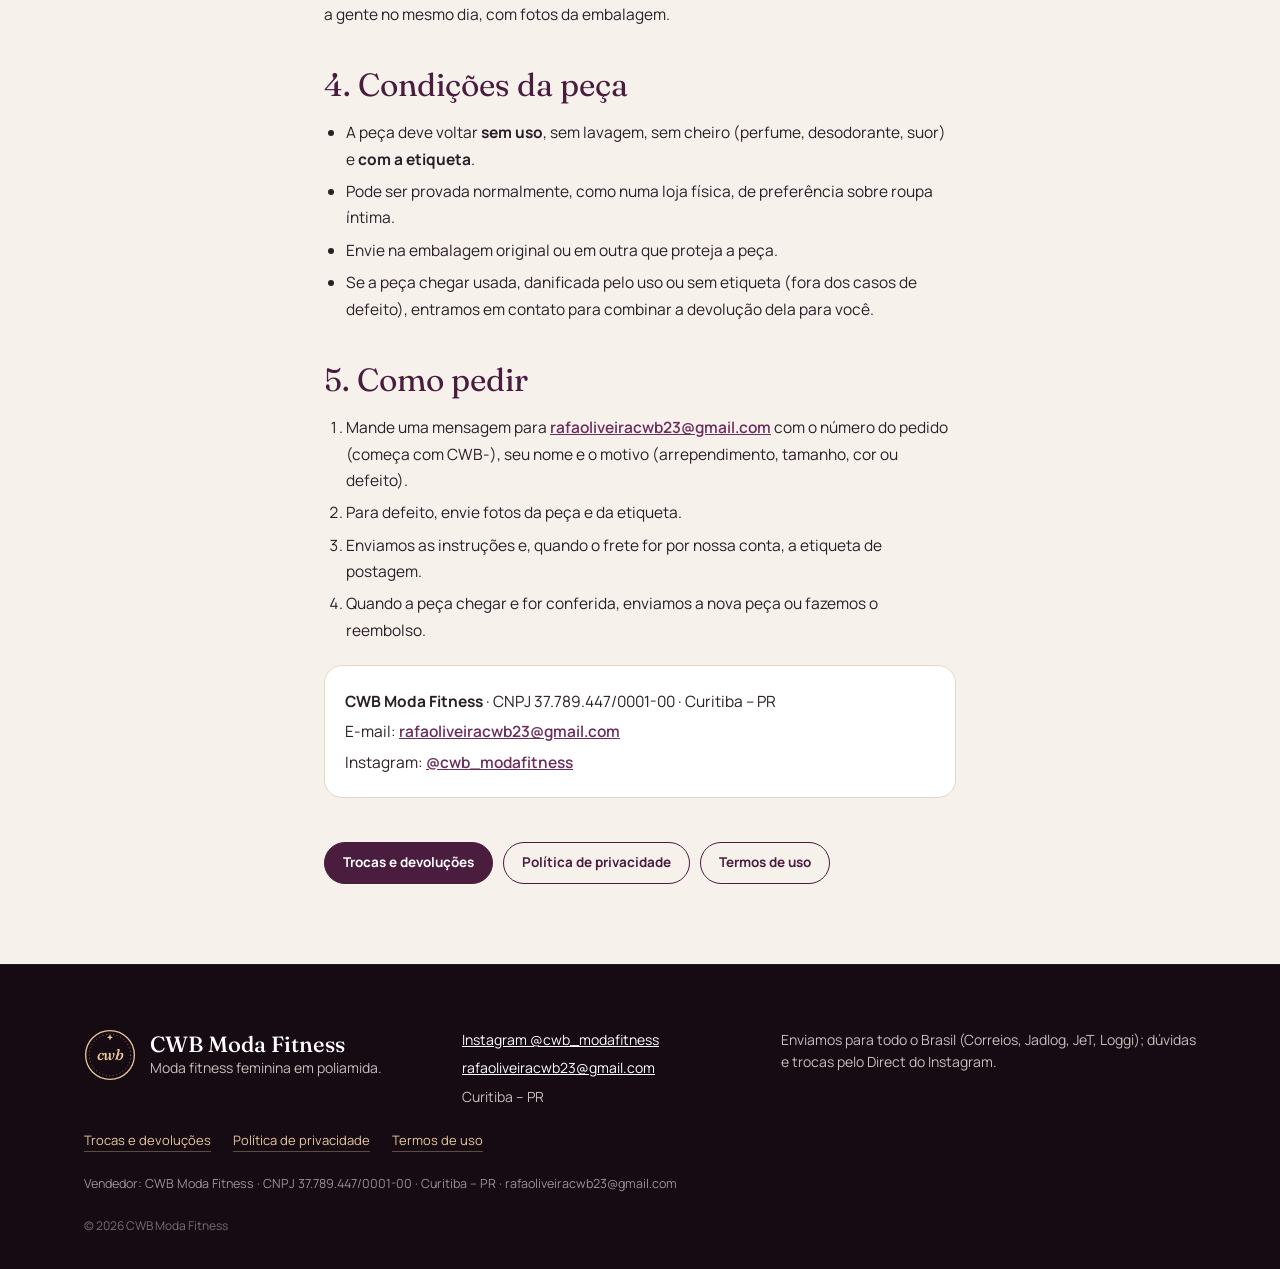
<file: trocas.html>
<!doctype html>
<html lang="pt-BR">
<head>
<meta charset="utf-8">
<meta name="viewport" content="width=device-width, initial-scale=1, viewport-fit=cover">
<title>Trocas e devoluções | CWB Moda Fitness</title>
<meta name="description" content="Arrependimento em até 7 dias com reembolso integral, troca de tamanho e defeito na CWB Moda Fitness.">
<meta name="theme-color" content="#160a13">
<link rel="canonical" href="https://ricksanches5567-art.github.io/cwb-modafitness/trocas.html">
<link rel="icon" href="favicon.svg" type="image/svg+xml">
<link rel="apple-touch-icon" href="img/apple-touch-icon.png">
<link rel="preconnect" href="https://fonts.googleapis.com">
<link rel="preconnect" href="https://fonts.gstatic.com" crossorigin>
<link href="https://fonts.googleapis.com/css2?family=Fraunces:ital,opsz,wght@0,9..144,300..700;1,9..144,300..600&family=Manrope:wght@400;500;600;700&display=swap" rel="stylesheet">
<link rel="stylesheet" href="css/style.css?v=5">
</head>
<body class="legal-page">
<a class="skip" href="#conteudo">Pular para o conteúdo</a>
<svg width="0" height="0" style="position:absolute" aria-hidden="true">
  <defs>
    <symbol id="logo-mark" viewBox="0 0 64 64">
      <circle cx="32" cy="32" r="30" fill="none" stroke="currentColor" stroke-width="1.6"/>
      <circle cx="32" cy="32" r="25.5" fill="none" stroke="currentColor" stroke-width=".6" stroke-dasharray="1.2 3.2"/>
      <text x="32" y="38.5" text-anchor="middle" font-family="Fraunces, Georgia, serif" font-style="italic" font-weight="500" font-size="19" fill="currentColor" letter-spacing="-.5">cwb</text>
      <path d="M32 6.5l1.1 2.6 2.6 1.1-2.6 1.1L32 14l-1.1-2.7-2.6-1.1 2.6-1.1z" fill="currentColor"/>
    </symbol>
    <symbol id="ic-ig" viewBox="0 0 24 24"><path fill="currentColor" d="M12 2.2c3.2 0 3.6 0 4.8.1 3.3.1 4.8 1.7 4.9 4.9.1 1.3.1 1.6.1 4.8s0 3.6-.1 4.8c-.1 3.2-1.7 4.8-4.9 4.9-1.3.1-1.6.1-4.8.1s-3.6 0-4.8-.1c-3.3-.1-4.8-1.7-4.9-4.9C2.2 15.6 2.2 15.2 2.2 12s0-3.6.1-4.8C2.4 3.9 3.9 2.4 7.2 2.3 8.4 2.2 8.8 2.2 12 2.2zm0-2.2C8.7 0 8.3 0 7.1.1 2.7.3.3 2.7.1 7.1 0 8.3 0 8.7 0 12s0 3.7.1 4.9c.2 4.4 2.6 6.8 7 7 1.2.1 1.6.1 4.9.1s3.7 0 4.9-.1c4.4-.2 6.8-2.6 7-7 .1-1.2.1-1.6.1-4.9s0-3.7-.1-4.9c-.2-4.4-2.6-6.8-7-7C15.7 0 15.3 0 12 0zm0 5.8a6.2 6.2 0 1 0 0 12.4 6.2 6.2 0 0 0 0-12.4zM12 16a4 4 0 1 1 0-8 4 4 0 0 1 0 8zm6.4-11.8a1.4 1.4 0 1 0 0 2.9 1.4 1.4 0 0 0 0-2.9z"/></symbol>
    <symbol id="ic-wa" viewBox="0 0 24 24"><path fill="currentColor" d="M17.5 14.4c-.3-.1-1.8-.9-2-1-.3-.1-.5-.1-.7.1-.2.3-.8 1-.9 1.2-.2.2-.3.2-.6.1-.3-.1-1.3-.5-2.4-1.5-.9-.8-1.5-1.8-1.7-2.1-.2-.3 0-.5.1-.6l.4-.5c.2-.2.2-.3.3-.5.1-.2 0-.4 0-.5l-.9-2.2c-.2-.6-.5-.5-.7-.5h-.6c-.2 0-.5.1-.8.4-.3.3-1 1-1 2.5s1.1 2.9 1.2 3.1c.1.2 2.1 3.2 5.1 4.5.7.3 1.3.5 1.7.6.7.2 1.4.2 1.9.1.6-.1 1.8-.7 2-1.4.2-.7.2-1.3.2-1.4-.1-.1-.3-.2-.6-.3zM12 21.8a9.8 9.8 0 0 1-5-1.4l-.4-.2-3.7 1 1-3.6-.2-.4A9.8 9.8 0 1 1 12 21.8zM12 0a12 12 0 0 0-10.3 18L0 24l6.2-1.6A12 12 0 1 0 12 0z"/></symbol>
  </defs>
</svg>

<header class="legal-top">
  <div class="topbar__in">
    <a class="brand" href="./" aria-label="CWB Moda Fitness – voltar à loja">
      <svg class="brand__mark" aria-hidden="true"><use href="#logo-mark"/></svg>
      <span class="brand__word"><b>CWB</b> <i>Moda Fitness</i></span>
    </a>
    <a class="legal-back" href="./">&larr; Voltar à loja</a>
  </div>
</header>
<main id="conteudo">
  <section class="legal-hero">
    <div class="wrap">
      <p class="eyebrow">Trocas e devoluções</p>
      <h1 class="display">Trocas e <em>devoluções</em></h1>
      <p>Atualizada em 6 de outubro de 2026 · CWB Moda Fitness · CNPJ 37.789.447/0001-00 · Curitiba – PR</p>
    </div>
  </section>
  <section class="legal">
    <div class="wrap legal__body">
      <h2>Resumo</h2>
      <ul>
        <li><strong>Arrependimento:</strong> você pode desistir da compra em até <strong>7 dias corridos</strong> a partir do recebimento, sem precisar explicar o motivo, e recebe <strong>100% do valor pago</strong>, incluindo o frete.</li>
        <li><strong>Troca de tamanho:</strong> fazemos a troca por outro tamanho ou cor, conforme disponibilidade.</li>
        <li><strong>Defeito:</strong> trocamos a peça ou devolvemos o valor, e o frete é por nossa conta.</li>
        <li>Tudo é combinado pelo e-mail do pedido.</li>
      </ul>

      <h2>1. Direito de arrependimento (7 dias)</h2>
      <p>Nas compras feitas pela internet, você tem o direito de desistir em até 7 (sete) dias corridos contados do dia em que recebeu o pedido, conforme o art. 49 do Código de Defesa do Consumidor (Lei 8.078/1990) e o Decreto 7.962/2013.</p>
      <ul>
        <li>Devolvemos <strong>todos os valores pagos</strong>: peças e frete de envio.</li>
        <li>O frete da devolução também é <strong>por nossa conta</strong>: enviamos as instruções e a etiqueta de postagem.</li>
        <li>O reembolso é feito pelo mesmo meio de pagamento, pelo pagamento online: estorno no cartão (o prazo para aparecer na fatura depende do banco emissor), devolução do Pix ou depósito na conta indicada por você no caso de boleto.</li>
        <li>Fazemos o reembolso assim que a peça chega e é conferida.</li>
      </ul>

      <h2>2. Troca de tamanho ou cor</h2>
      <p>Não serviu ou quer outra cor? Chame a gente no WhatsApp em até <strong>30 dias</strong> do recebimento. A troca depende da disponibilidade da peça no tamanho ou cor desejados; se não houver, você escolhe outra peça ou recebe o valor de volta.</p>
      <ul>
        <li>Pedidos de troca feitos dentro dos 7 dias do arrependimento têm o frete de ida e volta pago pela loja.</li>
        <li>Depois desse prazo, o frete da troca de tamanho ou cor é combinado no WhatsApp antes do envio.</li>
      </ul>

      <h2>3. Peça com defeito</h2>
      <p>Se a peça chegou com defeito de fabricação, avise em até 90 dias do recebimento (art. 26 do CDC). Pedimos fotos do defeito pelo WhatsApp e resolvemos em até 30 dias: troca por peça igual, troca por outra peça ou devolução do valor pago (art. 18 do CDC). Todos os fretes ficam por nossa conta.</p>
      <p>Se a encomenda chegar violada ou com item faltando, recuse o recebimento ou fale com a gente no mesmo dia, com fotos da embalagem.</p>

      <h2>4. Condições da peça</h2>
      <ul>
        <li>A peça deve voltar <strong>sem uso</strong>, sem lavagem, sem cheiro (perfume, desodorante, suor) e <strong>com a etiqueta</strong>.</li>
        <li>Pode ser provada normalmente, como numa loja física, de preferência sobre roupa íntima.</li>
        <li>Envie na embalagem original ou em outra que proteja a peça.</li>
        <li>Se a peça chegar usada, danificada pelo uso ou sem etiqueta (fora dos casos de defeito), entramos em contato para combinar a devolução dela para você.</li>
      </ul>

      <h2>5. Como pedir</h2>
      <ol>
        <li>Mande uma mensagem para <a href="mailto:rafaoliveiracwb23@gmail.com">rafaoliveiracwb23@gmail.com</a> com o número do pedido (começa com CWB-), seu nome e o motivo (arrependimento, tamanho, cor ou defeito).</li>
        <li>Para defeito, envie fotos da peça e da etiqueta.</li>
        <li>Enviamos as instruções e, quando o frete for por nossa conta, a etiqueta de postagem.</li>
        <li>Quando a peça chegar e for conferida, enviamos a nova peça ou fazemos o reembolso.</li>
      </ol>

      <div class="legal__box">
        <p><strong>CWB Moda Fitness</strong> · CNPJ 37.789.447/0001-00 · Curitiba – PR</p>
        <p>E-mail: <a href="mailto:rafaoliveiracwb23@gmail.com">rafaoliveiracwb23@gmail.com</a></p>
        <p>Instagram: <a href="https://www.instagram.com/cwb_modafitness/" target="_blank" rel="noopener">@cwb_modafitness</a></p>
      </div>
      <nav class="legal__nav" aria-label="Informações legais"><a href="trocas.html" aria-current="page">Trocas e devoluções</a><a href="privacidade.html">Política de privacidade</a><a href="termos.html">Termos de uso</a></nav>
    </div>
  </section>
</main>
<footer class="footer">
  <div class="wrap footer__in">
    <div class="footer__brand">
      <svg class="footer__mark" aria-hidden="true"><use href="#logo-mark"/></svg>
      <div>
        <p class="footer__name">CWB Moda Fitness</p>
        <p>Moda fitness feminina em poliamida.</p>
      </div>
    </div>
    <ul class="footer__list">
      <li><a href="https://www.instagram.com/cwb_modafitness/" target="_blank" rel="noopener">Instagram @cwb_modafitness</a></li>
      
      <li><a href="mailto:rafaoliveiracwb23@gmail.com">rafaoliveiracwb23@gmail.com</a></li>
      <li>Curitiba – PR</li>
    </ul>
    <p class="footer__note">Enviamos para todo o Brasil (Correios, Jadlog, JeT, Loggi); dúvidas e trocas pelo Direct do Instagram.</p>
    <nav class="footer__legal" aria-label="Informações legais">
      <a href="trocas.html">Trocas e devoluções</a>
      <a href="privacidade.html">Política de privacidade</a>
      <a href="termos.html">Termos de uso</a>
    </nav>
    <p class="footer__seller">Vendedor: CWB Moda Fitness · CNPJ 37.789.447/0001-00 · Curitiba – PR · rafaoliveiracwb23@gmail.com</p>
    <p class="footer__copy">© 2026 CWB Moda Fitness</p>
  </div>
</footer>
</body>
</html>
</file>
<file: css/style.css>
/* CWB Moda Fitness — v2 */
:root{
  --ink:#160a13; --ink-2:#22101d; --plum:#4a1d3f; --plum-2:#6b2d5c; --plum-3:#2c0f26;
  --rose:#e2b3c9; --rose-2:#c98fae; --blush:#f3e3ea; --gold:#e6c79c;
  --cream:#f7f1ec; --cream-2:#efe5dc; --sand:#e4d6ca; --text:#2a1f27; --muted:#7a6a74; --line:#e3d6cc;
  --wa:#1f9d55; --mp:#009ee3; --radius:18px;
  --serif:"Fraunces", Georgia, "Times New Roman", serif;
  --sans:"Manrope", system-ui, -apple-system, "Segoe UI", Roboto, Arial, sans-serif;
  --ease-out:cubic-bezier(.16,1,.3,1);
  --pad:clamp(18px,5vw,64px);
}
*{box-sizing:border-box}
html{-webkit-text-size-adjust:100%}
html.lenis,html.lenis body{height:auto}
.lenis.lenis-smooth{scroll-behavior:auto!important}
.lenis.lenis-stopped{overflow:hidden}
body{margin:0;background:var(--ink);color:var(--cream);font:400 15.5px/1.6 var(--sans);-webkit-font-smoothing:antialiased;overflow-x:hidden}
img,video,canvas{max-width:100%;display:block}
button{font:inherit;color:inherit;cursor:pointer}
a{color:inherit}
[hidden]{display:none!important}
.wrap{width:100%;max-width:1240px;margin:0 auto;padding:0 var(--pad)}
.skip{position:absolute;left:-999px}.skip:focus{left:12px;top:12px;background:#fff;color:var(--ink);padding:8px 12px;z-index:200}
.ic-line{width:22px;height:22px;fill:none;stroke:currentColor;stroke-width:1.7;stroke-linecap:round;stroke-linejoin:round}
.ic-line .fill{fill:currentColor;stroke:none}
.ic{width:20px;height:20px}
:focus-visible{outline:2px solid var(--gold);outline-offset:3px}

.eyebrow{display:inline-flex;align-items:center;gap:10px;margin:0 0 18px;font:600 11.5px/1 var(--sans);letter-spacing:.28em;text-transform:uppercase;color:var(--gold)}
.eyebrow::before{content:"";width:26px;height:1px;background:currentColor;opacity:.7}
.hero__eyebrow::before{display:none}
.eyebrow--plum{color:var(--plum-2)}
.display{margin:0;font:300 clamp(40px,8.4vw,92px)/.98 var(--serif);letter-spacing:-.025em;font-variation-settings:"opsz" 144}
.display em{font-style:italic;font-weight:400;color:var(--rose)}
.display--ink{color:var(--plum)}
.display--ink em{color:var(--plum-2)}
.lead{font-size:clamp(16px,1.6vw,18.5px);line-height:1.65;color:rgba(247,241,236,.8);max-width:34em;margin:26px 0 0}

/* ------------ topbar ------------ */
.topbar{position:fixed;inset:0 0 auto 0;z-index:60;color:#fff;transition:background .4s,backdrop-filter .4s,box-shadow .4s}
.topbar::before{content:"";position:absolute;inset:0 0 auto 0;height:150%;z-index:-1;pointer-events:none;background:linear-gradient(to bottom,rgba(10,4,8,.55),rgba(10,4,8,0));transition:opacity .4s}
.topbar.is-solid{background:rgba(22,10,19,.82);backdrop-filter:saturate(1.3) blur(14px);-webkit-backdrop-filter:saturate(1.3) blur(14px);box-shadow:0 1px 0 rgba(255,255,255,.06)}
.topbar.is-solid::before{opacity:0}
.topbar__in{display:flex;align-items:center;justify-content:space-between;gap:16px;height:64px;padding:0 clamp(14px,3vw,40px);padding-top:env(safe-area-inset-top)}
.brand{display:flex;align-items:center;gap:10px;text-decoration:none;text-shadow:0 1px 18px rgba(0,0,0,.4)}
.brand__mark{width:38px;height:38px;color:#fff;filter:drop-shadow(0 1px 8px rgba(0,0,0,.35))}
.brand__word{font:500 17px/1 var(--serif);letter-spacing:.01em;white-space:nowrap}
.brand__word b{font-weight:600;letter-spacing:.06em}
.brand__word i{font-weight:400;opacity:.92}
.topbar__nav{display:none;gap:30px;font-size:13px;font-weight:600;letter-spacing:.12em;text-transform:uppercase}
.topbar__nav a{text-decoration:none;opacity:.85;position:relative}
.topbar__nav a::after{content:"";position:absolute;left:0;right:0;bottom:-6px;height:1px;background:currentColor;transform:scaleX(0);transform-origin:left;transition:transform .4s var(--ease-out)}
.topbar__nav a:hover{opacity:1}.topbar__nav a:hover::after{transform:scaleX(1)}
.topbar__actions{display:flex;gap:4px}
.icon-btn{position:relative;display:grid;place-items:center;width:44px;height:44px;border-radius:50%;border:0;background:transparent;color:#fff;text-decoration:none;transition:background .2s}
.icon-btn:hover{background:rgba(255,255,255,.12)}
.cart-count{position:absolute;top:3px;right:1px;min-width:19px;height:19px;padding:0 5px;border-radius:10px;background:var(--gold);color:var(--ink);font:700 11px/19px var(--sans);text-align:center}

/* ------------ hero ------------ */
.hero{position:relative;height:100vh;height:100svh;min-height:600px;overflow:hidden;background:var(--ink) url(../video/hero-m-poster.webp) center/cover no-repeat;isolation:isolate}
.hero__media{position:absolute;inset:0;z-index:-2}
.hero__video{width:100%;height:100%;object-fit:cover;transform-origin:50% 40%}
.hero__shade{position:absolute;inset:0;z-index:-1;background:
  linear-gradient(to top,rgba(14,5,11,.92) 0%,rgba(14,5,11,.55) 34%,rgba(14,5,11,0) 62%),
  radial-gradient(120% 70% at 50% 110%,rgba(74,29,63,.55),transparent 60%)}
.hero__content{position:absolute;left:0;right:0;bottom:0;padding:0 var(--pad) calc(78px + env(safe-area-inset-bottom))}
.hero__eyebrow{color:#fff;letter-spacing:.24em;margin-bottom:16px}
.hero__eyebrow .dot{width:7px;height:7px;border-radius:50%;background:var(--gold);box-shadow:0 0 0 0 rgba(230,199,156,.7);animation:pulse 2.4s infinite}
.hero__title{margin:0;font:300 clamp(64px,19vw,196px)/.86 var(--serif);letter-spacing:-.045em;color:#fff;text-shadow:0 2px 40px rgba(0,0,0,.35);font-variation-settings:"opsz" 144}
.hero__title em{font-style:italic;font-weight:400;color:var(--rose)}
.hero__title .ch{display:inline-block;will-change:transform}
.hero__title .word{display:inline-block;overflow:hidden;padding:0 .02em .08em;margin-bottom:-.08em;vertical-align:top}
.hero__tag{margin:14px 0 0;font:400 italic clamp(19px,2.6vw,28px)/1.25 var(--serif);color:#fff}
.hero__sub{margin:10px 0 26px;font-size:15px;line-height:1.55;color:rgba(255,255,255,.82);max-width:30em}
.hero__cta{display:flex;flex-wrap:wrap;gap:10px}
@media (max-width:420px){.hero__cta .btn{min-height:50px;padding:0 20px;font-size:14.5px}}
.hero__cue{display:none;position:absolute;left:50%;bottom:calc(18px + env(safe-area-inset-bottom));width:26px;height:42px;margin-left:-13px;border:1.5px solid rgba(255,255,255,.55);border-radius:20px}
.hero__cue span{position:absolute;left:50%;top:8px;width:3px;height:8px;margin-left:-1.5px;border-radius:2px;background:#fff;animation:cue 1.8s var(--ease-out) infinite}
.btn--glass .ic{width:18px;height:18px}
.hero__badge{display:none;position:absolute;right:clamp(24px,5vw,72px);bottom:clamp(40px,10vh,110px);width:132px;height:132px;color:#fff}
.hero__badge>svg:first-child{width:100%;height:100%;animation:spin 22s linear infinite}
.hero__badge text{font:600 10.4px/1 var(--sans);letter-spacing:.32em;fill:currentColor}
.hero__badge-mark{position:absolute;inset:34px;width:64px;height:64px;color:var(--gold)}

/* ------------ buttons ------------ */
.btn{position:relative;display:inline-flex;align-items:center;justify-content:center;gap:10px;min-height:52px;padding:0 26px;border-radius:999px;border:1px solid transparent;font-weight:700;font-size:15px;letter-spacing:.01em;text-decoration:none;overflow:hidden;transition:transform .25s var(--ease-out),background .25s,box-shadow .3s,color .25s}
.btn svg{width:20px;height:20px;flex:none}
.btn:active{transform:translateY(1px) scale(.985)}
.btn--glow{background:var(--cream);color:var(--ink);box-shadow:0 0 0 0 rgba(230,199,156,.0),0 14px 40px -12px rgba(230,199,156,.65)}
.btn--glow::after{content:"";position:absolute;top:0;bottom:0;left:-60%;width:40%;background:linear-gradient(100deg,transparent,rgba(255,255,255,.75),transparent);transform:skewX(-20deg);transition:left .7s var(--ease-out)}
.btn--glow:hover::after{left:130%}
.btn--glow:hover{transform:translateY(-2px);box-shadow:0 18px 50px -12px rgba(230,199,156,.85)}
.btn__arrow{transition:transform .3s var(--ease-out)}.btn:hover .btn__arrow{transform:translateX(4px)}
.btn--glass{background:rgba(255,255,255,.1);border-color:rgba(255,255,255,.35);color:#fff;backdrop-filter:blur(8px);-webkit-backdrop-filter:blur(8px)}
.btn--glass:hover{background:rgba(255,255,255,.18)}
.btn--plum{background:var(--plum);color:#fff;width:100%}
.btn--plum:hover{background:var(--plum-2)}
.btn--wa{background:var(--wa);color:#fff;width:100%}
.btn--wa-solid{background:var(--wa);color:#fff;box-shadow:0 14px 36px -14px rgba(31,157,85,.9)}
.btn--wa-solid:hover{transform:translateY(-2px)}
.btn--mp{background:var(--mp);color:#fff;width:100%}
.btn--wa-outline{background:#fff;color:var(--wa);border-color:var(--wa);width:100%}
.btn[disabled]{opacity:.45;cursor:not-allowed}

/* ------------ ticker ------------ */
.ticker{position:relative;z-index:2;overflow:hidden;background:var(--plum);border-block:1px solid rgba(255,255,255,.08);padding:16px 0}
.ticker__track{display:flex;width:max-content;align-items:center;gap:26px;white-space:nowrap;animation:marquee 34s linear infinite;will-change:transform}
.ticker span{font:400 italic clamp(20px,3vw,30px)/1 var(--serif);color:var(--cream)}
.ticker i{font-style:normal;color:var(--gold);font-size:14px}
.ticker.is-skew .ticker__track{animation-play-state:running}

/* ------------ sections common ------------ */
.section{position:relative}
.js.motion .section .rise{opacity:0;transform:translateY(28px);transition:opacity 1s var(--ease-out),transform 1s var(--ease-out)}
.js.motion .section .rise.in{opacity:1;transform:none}

/* ------------ manifesto ------------ */
.manifesto{padding:clamp(90px,14vh,150px) 0 clamp(80px,12vh,130px);overflow:hidden;background:var(--ink)}
.manifesto__glow{position:absolute;width:80vmax;height:80vmax;left:-30vmax;top:-20vmax;background:radial-gradient(closest-side,rgba(107,45,92,.55),transparent);pointer-events:none}
.manifesto__grid{position:relative;display:grid;gap:56px;align-items:center}
.manifesto .display{max-width:11ch}
.stats{list-style:none;margin:40px 0 0;padding:26px 0 0;display:grid;grid-template-columns:repeat(3,1fr);gap:12px;border-top:1px solid rgba(255,255,255,.12)}
.stats li{display:flex;flex-direction:column;gap:6px}
.stats strong{font:300 clamp(34px,5.5vw,56px)/1 var(--serif);color:#fff;letter-spacing:-.02em}
.stats li>span{font-size:12px;letter-spacing:.06em;color:rgba(247,241,236,.62);line-height:1.35}
.manifesto__art{position:relative;height:clamp(440px,118vw,640px)}
.ed{position:absolute;margin:0;overflow:hidden;border-radius:26px;box-shadow:0 40px 80px -30px rgba(0,0,0,.8)}
.ed img{width:100%;height:100%;object-fit:cover}
.ed--a{left:0;top:0;width:64%;height:78%}
.ed--b{right:0;bottom:0;width:52%;height:64%;border:6px solid var(--ink)}
.ed__ring{position:absolute;right:4%;top:-4%;width:42%;fill:none;stroke:var(--gold);stroke-width:.8;opacity:.6;animation:spin 40s linear infinite}
.ed__ring-in{stroke-dasharray:2 6}
.ed__chip{position:absolute;left:6%;bottom:6%;padding:10px 16px;border-radius:999px;background:rgba(247,241,236,.94);color:var(--ink);font:700 12px/1 var(--sans);letter-spacing:.08em;text-transform:uppercase;box-shadow:0 18px 40px -16px rgba(0,0,0,.6)}

/* ------------ chapters (coleção) ------------ */
.chapters{position:relative;background:var(--ink-2)}
.chapters__stage{position:relative}
.chapters__canvas,.chapters__shade,.chapters__rail{display:none}
.chapters__label{position:relative;padding:80px var(--pad) 0}
.chapters__list{display:grid;gap:40px;padding:24px var(--pad) 90px}
.chapter{position:relative;border-radius:24px;overflow:hidden}
.chapter__img{width:100%;height:auto;aspect-ratio:3/4;object-fit:cover}
.chapter__copy{padding:20px 4px 0}
.chapter__num{font:500 13px/1 var(--sans);letter-spacing:.2em;color:var(--gold)}
.chapter h3{margin:8px 0 10px;font:300 clamp(48px,12vw,120px)/.92 var(--serif);letter-spacing:-.035em;color:#fff}
.chapter p{margin:0 0 18px;color:rgba(247,241,236,.82);max-width:26em;font-size:16px}
.chip-link{display:inline-flex;align-items:center;min-height:44px;padding:0 20px;border-radius:999px;border:1px solid rgba(255,255,255,.4);color:#fff;text-decoration:none;font-weight:700;font-size:14px;backdrop-filter:blur(8px);-webkit-backdrop-filter:blur(8px);background:rgba(255,255,255,.08);transition:background .25s,color .25s}
.chip-link:hover{background:var(--cream);color:var(--ink)}

.js.motion .chapters{height:440vh}
.js.motion .chapters__stage{position:sticky;top:0;height:100vh;height:100svh;overflow:hidden}
.js.motion .chapters__canvas{display:block;position:absolute;inset:0;width:100%;height:100%}
.js.motion .chapters__shade{display:block;position:absolute;inset:0;pointer-events:none;background:linear-gradient(to top,rgba(18,7,15,.94) 0%,rgba(18,7,15,.6) 30%,rgba(18,7,15,0) 58%),linear-gradient(to bottom,rgba(18,7,15,.5),rgba(18,7,15,0) 22%)}
.js.motion .chapters__label{position:absolute;top:80px;left:var(--pad);padding:0;z-index:3;color:#fff}
.js.motion .chapters__rail{display:flex;position:absolute;z-index:3;top:80px;right:var(--pad);gap:14px;list-style:none;margin:0;padding:0;font:600 11px/1 var(--sans);letter-spacing:.14em;color:rgba(255,255,255,.45)}
.js.motion .chapters__rail li{position:relative;padding-bottom:8px;transition:color .4s}
.js.motion .chapters__rail li::after{content:"";position:absolute;left:0;bottom:0;height:2px;width:100%;background:currentColor;transform:scaleX(.35);transform-origin:left;transition:transform .5s var(--ease-out)}
.js.motion .chapters__rail li.on{color:#fff}.js.motion .chapters__rail li.on::after{transform:scaleX(1);background:var(--gold)}
.js.motion .chapters__list{position:absolute;inset:0;display:block;padding:0;z-index:2}
.js.motion .chapter{position:absolute;left:0;right:0;bottom:0;border-radius:0;overflow:visible;visibility:hidden;padding:0 var(--pad) calc(48px + env(safe-area-inset-bottom))}
.js.motion .chapter__img{display:none}
.js.motion .chapter__copy{padding:0;opacity:0;will-change:transform,opacity}
.js.motion .chapter h3{text-shadow:0 2px 30px rgba(0,0,0,.45)}
.js.motion .chapter.on{visibility:visible}

/* ------------ details (vídeo) ------------ */
.details{position:relative;background:var(--ink-2)}
.details__stage{position:relative;min-height:100vh;min-height:100svh;overflow:hidden;display:flex;align-items:flex-end}
.details__frame{position:absolute;inset:0;background:#1b0c17 url(../video/detail-m-poster.webp) center/cover no-repeat}
.details__video{width:100%;height:100%;object-fit:cover}
.details__shade{position:absolute;inset:0;background:linear-gradient(to top,rgba(14,5,11,.95) 0%,rgba(14,5,11,.7) 38%,rgba(14,5,11,.05) 70%);pointer-events:none}
.details__copy{position:relative;z-index:2;padding:0 var(--pad) 64px;width:100%}
.details .display{max-width:9ch}
.feats{list-style:none;margin:28px 0 0;padding:0;display:grid;gap:14px;max-width:460px}
.feats li{display:flex;align-items:center;gap:14px;font-size:15px;color:rgba(247,241,236,.86)}
.feats b{color:#fff;font-weight:700}
.feats svg{flex:none;width:40px;height:40px;padding:8px;border-radius:50%;border:1px solid rgba(230,199,156,.45);fill:none;stroke:var(--gold);stroke-width:1.6;stroke-linecap:round;stroke-linejoin:round}
.js.motion .details{height:230vh}
.js.motion .details__stage{position:sticky;top:0;height:100vh;height:100svh}
.js.motion .details__frame{clip-path:inset(12% 7% 30% 7% round 28px);will-change:clip-path}

/* ------------ catalog ------------ */
.catalog{position:relative;z-index:3;background:var(--cream);color:var(--text);border-radius:36px 36px 0 0;margin-top:-36px;padding:clamp(70px,10vh,110px) 0 80px;scroll-margin-top:30px}
.catalog__head{display:flex;flex-direction:column;gap:22px}
.catalog .display{font-size:clamp(46px,9vw,96px)}
.search{display:flex;align-items:center;gap:10px;background:#fff;border:1px solid var(--line);border-radius:999px;padding:0 18px;height:52px;color:var(--muted);box-shadow:0 10px 30px -22px rgba(74,29,63,.5)}
.search input{flex:1;border:0;outline:0;background:transparent;font:inherit;color:var(--text);min-width:0}
.search:focus-within{border-color:var(--plum-2);box-shadow:0 0 0 4px rgba(107,45,92,.12)}
.filters{display:flex;gap:8px;overflow-x:auto;margin:22px calc(-1 * var(--pad)) 4px;padding:2px var(--pad) 10px;scrollbar-width:none}
.filters::-webkit-scrollbar{display:none}
.chip{flex:none;height:40px;padding:0 17px;border-radius:999px;border:1px solid var(--line);background:#fff;color:var(--text);font-size:13.5px;font-weight:600;white-space:nowrap;transition:background .2s,color .2s,border-color .2s}
.chip:hover{border-color:var(--plum-2)}
.chip[aria-selected="true"]{background:var(--plum);border-color:var(--plum);color:#fff}
.result-info{margin:6px 0 18px;color:var(--muted);font-size:13px}
.grid{display:grid;grid-template-columns:repeat(2,minmax(0,1fr));gap:22px 14px}
.card{display:flex;flex-direction:column;background:transparent}
.card__img{position:relative;aspect-ratio:4/5;background:var(--cream-2);overflow:hidden;border:0;padding:0;width:100%;border-radius:var(--radius);box-shadow:0 18px 40px -28px rgba(74,29,63,.55)}
.card__img::after{pointer-events:none;z-index:2;content:"Ver peça";position:absolute;left:50%;bottom:30px;transform:translate(-50%,10px);opacity:0;padding:9px 16px;border-radius:999px;background:rgba(247,241,236,.95);color:var(--plum);font:700 12px/1 var(--sans);letter-spacing:.06em;transition:opacity .3s,transform .4s var(--ease-out)}
.card:hover .card__img::after{opacity:1;transform:translate(-50%,0)}
.card__tag{position:absolute;left:10px;top:10px;z-index:1;background:rgba(247,241,236,.92);color:var(--plum);font:700 10.5px/1 var(--sans);letter-spacing:.06em;padding:6px 9px;border-radius:999px}
.card__body{display:flex;flex-direction:column;gap:2px;padding:12px 2px 0;flex:1}
.card__name{margin:0;font:500 16px/1.25 var(--serif);color:var(--text)}
.card__code{font-size:11.5px;color:var(--muted);letter-spacing:.06em;text-transform:uppercase}
.card__price{margin-top:auto;padding-top:6px;font:600 19px/1 var(--serif);color:var(--plum)}
.card__btn{margin-top:10px;height:40px;border-radius:999px;border:1px solid var(--plum);background:transparent;color:var(--plum);font-weight:700;font-size:13px;transition:background .2s,color .2s}
.card__btn:hover{background:var(--plum);color:#fff}
.empty{grid-column:1/-1;text-align:center;padding:40px 10px;color:var(--muted)}

/* ------------ carrossel de fotos (card e página da peça) ------------ */
.car{position:relative;width:100%;height:100%;background:var(--cream-2)}
.car__track{display:flex;width:100%;height:100%;overflow-x:auto;overflow-y:hidden;scroll-snap-type:x mandatory;scrollbar-width:none;overscroll-behavior-x:contain;-webkit-overflow-scrolling:touch;outline:0}
.car__track::-webkit-scrollbar{display:none}
.car__slide{flex:0 0 100%;width:100%;height:100%;scroll-snap-align:start;scroll-snap-stop:always;display:block;border:0;padding:0;margin:0;background:var(--cream-2);cursor:pointer;overflow:hidden}
.car__slide img{display:block;width:100%;height:100%;image-rendering:auto}
.car__slide img.fit-cover{object-fit:cover}
.car__slide img.fit-contain{object-fit:contain}
.car__nav{position:absolute;top:50%;z-index:3;width:38px;height:38px;margin-top:-19px;display:grid;place-items:center;border:0;border-radius:50%;padding:0;background:rgba(247,241,236,.94);color:var(--plum);box-shadow:0 8px 20px -10px rgba(22,10,19,.55);cursor:pointer;opacity:0;transition:opacity .25s,background .2s}
.car__nav svg{width:18px;height:18px;fill:none;stroke:currentColor;stroke-width:2.2;stroke-linecap:round;stroke-linejoin:round}
.car__nav--prev{left:8px}.car__nav--next{right:8px}
.car__nav:hover{background:#fff}
.car:hover .car__nav,.car__nav:focus-visible{opacity:1}
.car__nav[disabled]{opacity:0!important;pointer-events:none}
.car__dots{position:absolute;left:0;right:0;bottom:6px;z-index:3;display:flex;justify-content:center;gap:0;pointer-events:none}
.car__dots button{pointer-events:auto;width:18px;height:18px;border:0;padding:0;background:none;cursor:pointer}
.car__dots button::before{content:"";display:block;width:7px;height:7px;margin:auto;border-radius:99px;background:rgba(255,255,255,.75);box-shadow:0 0 0 1px rgba(74,29,63,.28);transition:width .25s,background .25s}
.car__dots button[aria-current="true"]::before{width:18px;background:var(--plum)}
@media (hover:none) and (pointer:coarse){.car--t .car__nav{display:none}}
.car--p{aspect-ratio:4/5;height:auto;max-height:calc(100vh - 120px);max-height:calc(100dvh - 120px)}
.car--p .car__slide{cursor:default}
.car--p .car__nav{opacity:.92;width:44px;height:44px;margin-top:-22px}
.car--p .car__nav--prev{left:12px}.car--p .car__nav--next{right:12px}
.car--p .car__dots{bottom:10px}

/* ------------ howto ------------ */
.howto{padding:clamp(90px,14vh,140px) 0;background:radial-gradient(90% 60% at 100% 0%,rgba(107,45,92,.6),transparent 60%),linear-gradient(180deg,var(--plum-3),var(--ink))}
.howto .display{max-width:12ch}
.steps{list-style:none;margin:48px 0 0;padding:0;display:grid;gap:16px;counter-reset:s}
.step{position:relative;padding:28px 24px 26px;border-radius:24px;background:rgba(255,255,255,.04);border:1px solid rgba(255,255,255,.1);overflow:hidden}
.step__n{position:absolute;right:16px;top:-14px;font:300 italic 120px/1 var(--serif);color:rgba(230,199,156,.16)}
.step h3{margin:0 0 8px;font:400 28px/1.1 var(--serif);color:#fff}
.step p{margin:0;color:rgba(247,241,236,.75);max-width:30em}
.pay-badges{display:flex;flex-wrap:wrap;gap:10px;margin-top:30px}
.pay{display:inline-flex;align-items:center;gap:8px;height:40px;padding:0 16px;border-radius:999px;border:1px solid rgba(255,255,255,.18);font-size:13px;font-weight:700;color:rgba(255,255,255,.9)}
.pay svg{width:18px;height:18px}
.pay--wa{color:#5fe39a;border-color:rgba(95,227,154,.4)}
.pay--mp{color:#7fd3ff;border-color:rgba(127,211,255,.4)}

/* ------------ cta ------------ */
.cta{position:relative;overflow:hidden;padding:clamp(110px,18vh,180px) 0;text-align:center;isolation:isolate}
.cta__bg{position:absolute;inset:-10%;z-index:-1}
.cta__bg img{width:100%;height:100%;object-fit:cover;filter:blur(3px) saturate(.8);transform:scale(1.05)}
.cta__bg::after{content:"";position:absolute;inset:0;background:radial-gradient(70% 70% at 50% 50%,rgba(22,10,19,.62),rgba(22,10,19,.92))}
.cta__in{display:flex;flex-direction:column;align-items:center}
.cta__mark{width:72px;height:72px;color:var(--gold);margin-bottom:26px}
.cta .display{max-width:13ch}
.cta .lead{margin-inline:auto}
.cta__btns{display:flex;flex-wrap:wrap;justify-content:center;gap:12px;margin-top:32px}

/* ------------ footer ------------ */
.footer{background:var(--ink);color:rgba(247,241,236,.78);padding:64px 0 34px;font-size:14px;overflow:hidden;border-top:1px solid rgba(255,255,255,.06)}
.footer__in{display:grid;gap:22px}
.footer__brand{display:flex;align-items:center;gap:14px}
.footer__mark{width:52px;height:52px;color:var(--gold);flex:none}
.footer__name{margin:0 0 2px;font:500 22px/1.2 var(--serif);color:#fff}
.footer p{margin:0}
.footer__list{list-style:none;margin:0;padding:0;display:grid;gap:6px}
.footer a{color:#fff}
.footer__big{font:300 clamp(64px,17vw,230px)/.85 var(--serif);letter-spacing:-.05em;color:transparent;-webkit-text-stroke:1px rgba(230,199,156,.35);white-space:nowrap;margin:20px 0 0!important}
.footer__big em{font-style:italic}
.footer__copy{font-size:12px;opacity:.55}

/* ------------ product modal ------------ */
.modal,.drawer{position:fixed;inset:0;z-index:100;color:var(--text)}
.modal__backdrop,.drawer__backdrop{position:absolute;inset:0;background:rgba(18,6,15,.62);backdrop-filter:blur(4px);-webkit-backdrop-filter:blur(4px);animation:fade .25s}
.modal__panel{position:absolute;inset:auto 0 0 0;max-height:94vh;max-height:94dvh;overflow:auto;overscroll-behavior:contain;background:var(--cream);border-radius:26px 26px 0 0;animation:up .35s var(--ease-out)}
.close-btn{position:absolute;right:12px;top:12px;z-index:3;width:42px;height:42px;border-radius:50%;border:0;background:rgba(255,255,255,.94);font-size:26px;line-height:1;color:var(--plum);box-shadow:0 6px 18px -8px rgba(0,0,0,.3)}
.pm__gallery{position:relative;background:var(--cream-2)}
.pm__thumbs{display:flex;gap:8px;padding:10px 14px 0}
.pm__thumbs button{width:64px;height:64px;border-radius:12px;overflow:hidden;border:2px solid transparent;padding:0;background:#fff}
.pm__thumbs button[aria-current="true"]{border-color:var(--plum)}
.pm__thumbs img{width:100%;height:100%;object-fit:cover}
.pm__info{padding:22px 20px 30px}
.pm__code{font-size:11.5px;letter-spacing:.14em;color:var(--muted);text-transform:uppercase}
.pm__title{margin:6px 0 8px;font:400 30px/1.1 var(--serif);color:var(--plum);letter-spacing:-.01em}
.pm__price{font:500 26px/1 var(--serif);margin-bottom:14px;color:var(--text)}
.pm__desc{color:#4b3d47;margin:0 0 20px}
.field{margin-bottom:18px}
.field__label{display:block;font-weight:700;font-size:13px;letter-spacing:.04em;margin-bottom:8px;color:var(--text)}
.sizes{display:flex;gap:8px}
.size{width:54px;height:48px;border-radius:14px;border:1px solid var(--line);background:#fff;font-weight:700;color:var(--text)}
.size[aria-pressed="true"]{background:var(--plum);color:#fff;border-color:var(--plum)}
select,.qty input{font:inherit;color:var(--text)}
.select{width:100%;height:48px;border-radius:14px;border:1px solid var(--line);background:#fff;padding:0 12px}
.qty{display:inline-flex;align-items:center;border:1px solid var(--line);border-radius:14px;background:#fff;overflow:hidden}
.qty button{width:44px;height:46px;border:0;background:transparent;font-size:20px;color:var(--plum)}
.qty input{width:42px;height:46px;border:0;text-align:center;background:transparent;-moz-appearance:textfield}
.qty input::-webkit-inner-spin-button{-webkit-appearance:none}
.hint{font-size:12.5px;color:var(--muted);margin:6px 0 0}
.err{color:#b4233c;font-size:13px;margin:-6px 0 10px}
.pm__mp{margin-top:18px;padding-top:16px;border-top:1px solid var(--line);display:flex;flex-direction:column;gap:8px}
.pm__mp-title{margin:0;font-weight:700;font-size:13.5px}

/* frete */
.frete{margin:4px 0 18px;padding:16px;border-radius:18px;background:#fff;border:1px solid var(--line)}
.frete .field__label{margin-bottom:10px}
.cep-row{display:flex;gap:8px}
.cep-input{flex:1;min-width:0;height:46px;border-radius:12px;border:1px solid var(--line);padding:0 14px;font:600 16px/1 var(--sans);letter-spacing:.06em;color:var(--text);background:var(--cream)}
.cep-input:focus{outline:0;border-color:var(--plum-2);box-shadow:0 0 0 3px rgba(107,45,92,.12)}
.cep-btn{flex:none;height:46px;padding:0 18px;border-radius:12px;border:0;background:var(--plum);color:#fff;font-weight:700;font-size:14px}
.cep-btn[disabled]{opacity:.6}
.cep-help{display:inline-block;margin-top:8px;font-size:12px;color:var(--muted)}
.cep-err{margin:8px 0 0}
.frete__dest{margin:12px 0 8px;font-size:13px;color:var(--text)}
.frete__ops{display:grid;gap:8px}
.frete__op{display:flex;align-items:center;gap:12px;padding:12px 14px;border-radius:14px;border:1px solid var(--line);cursor:pointer;transition:border-color .2s,background .2s}
.frete__op input{accent-color:var(--plum);width:18px;height:18px;margin:0}
.frete__op.is-on{border-color:var(--plum);background:var(--blush)}
.frete__name{flex:1;display:flex;flex-direction:column;font-weight:800;font-size:14px;letter-spacing:.04em}
.frete__name small{font-weight:500;font-size:12px;letter-spacing:0;color:var(--muted)}
.frete__val{font-weight:800;font-size:15px;color:var(--plum);white-space:nowrap}
.frete__val s{font-weight:500;color:var(--muted);margin-right:4px;font-size:12.5px}
.frete__note{margin:10px 0 0;font-size:12px;color:var(--muted)}
.free-hint{margin:-8px 0 16px}
.freebar{margin:16px 0 4px;padding:14px 16px;border-radius:16px;background:var(--blush)}
.freebar p{margin:0 0 8px;font-size:13.5px;color:var(--text)}
.freebar__track{display:block;height:6px;border-radius:6px;background:rgba(74,29,63,.15);overflow:hidden}
.freebar__track span{display:block;height:100%;border-radius:6px;background:linear-gradient(90deg,var(--plum-2),var(--rose-2));transition:width .6s var(--ease-out)}
.freebar.is-done{background:#e5f6ec}.freebar.is-done .freebar__track span{background:var(--wa)}

/* ------------ cart drawer ------------ */
.drawer__panel{position:absolute;top:0;right:0;bottom:0;width:min(440px,100%);background:var(--cream);display:flex;flex-direction:column;animation:slide .35s var(--ease-out)}
.drawer__head{position:relative;padding:20px 20px 14px;border-bottom:1px solid var(--line)}
.drawer__head h2{margin:0;font:400 28px/1.2 var(--serif);color:var(--plum)}
.drawer__head .close-btn{top:12px}
.drawer__body{flex:1;overflow:auto;overscroll-behavior:contain;padding:6px 20px 14px}
.drawer__foot{border-top:1px solid var(--line);padding:14px 20px calc(16px + env(safe-area-inset-bottom));display:flex;flex-direction:column;gap:10px;background:#fff}
.line{display:grid;grid-template-columns:72px 1fr;gap:12px;padding:14px 0;border-bottom:1px solid var(--line)}
.line img{width:72px;height:90px;object-fit:cover;border-radius:12px;background:var(--cream-2)}
.line__name{margin:0;font:500 16px/1.25 var(--serif)}
.line__meta{font-size:12.5px;color:var(--muted);margin:2px 0 8px}
.line__row{display:flex;align-items:center;justify-content:space-between;gap:8px}
.line .qty button{width:34px;height:34px;font-size:17px}
.line .qty input{width:30px;height:34px}
.line__price{font-weight:700;color:var(--plum)}
.remove{border:0;background:none;color:var(--muted);font-size:12.5px;text-decoration:underline;padding:4px 0}
.sums{display:grid;gap:4px}
.sumrow{display:flex;justify-content:space-between;align-items:baseline;gap:10px;font-size:14px;color:var(--text)}
.sumrow #cartFrete.is-free{color:var(--wa);font-weight:800}
.sumrow--total{font-size:16px;font-weight:700;margin-top:2px}
.sumrow--total strong{font:600 24px/1 var(--serif);color:var(--plum)}
.ship-note{margin:2px 0 0;font-size:12px;color:var(--muted)}
.cart-empty{text-align:center;padding:50px 10px;color:var(--muted)}
.mp-box{display:flex;flex-direction:column;gap:8px}
.mp-note{margin:0;font-size:12.5px;line-height:1.4;color:var(--muted);text-align:center}
.mp-note.is-active{color:var(--text);background:#e8f6fd;border-radius:10px;padding:8px 10px}
.mp-frete{color:#0b5f87;background:#eef8fd;border-radius:10px;padding:8px 10px}
.mp-frete:empty{display:none}
.alt-contact{text-align:center;font-size:13px;color:var(--muted)}

.toast{position:fixed;left:50%;top:76px;transform:translateX(-50%);z-index:150;max-width:min(92vw,440px);background:var(--ink);color:#fff;padding:12px 18px;border-radius:14px;font-size:14px;box-shadow:0 14px 34px rgba(0,0,0,.35);animation:fade .2s}
.grain{position:fixed;inset:0;z-index:120;pointer-events:none;opacity:.07;transition:opacity .45s;mix-blend-mode:overlay;background-image:url("data:image/svg+xml,%3Csvg xmlns='http://www.w3.org/2000/svg' width='160' height='160'%3E%3Cfilter id='n'%3E%3CfeTurbulence type='fractalNoise' baseFrequency='.9' numOctaves='2' stitchTiles='stitch'/%3E%3C/filter%3E%3Crect width='100%25' height='100%25' filter='url(%23n)'/%3E%3C/svg%3E")}
body.lock{overflow:hidden}

/* sem grão sobre o catálogo e a página da peça (deixava o tecido com aspecto felpudo) */
body.no-grain .grain,body.lock .grain{opacity:0}
@keyframes fade{from{opacity:0}}
@keyframes up{from{transform:translateY(50px);opacity:0}}
@keyframes slide{from{transform:translateX(50px);opacity:0}}
@keyframes spin{to{transform:rotate(360deg)}}
@keyframes marquee{to{transform:translateX(-50%)}}
@keyframes cue{0%{opacity:0;transform:translateY(0)}30%{opacity:1}100%{opacity:0;transform:translateY(14px)}}
@keyframes pulse{0%{box-shadow:0 0 0 0 rgba(230,199,156,.7)}70%{box-shadow:0 0 0 10px rgba(230,199,156,0)}100%{box-shadow:0 0 0 0 rgba(230,199,156,0)}}

@media (min-width:640px){
  .grid{grid-template-columns:repeat(3,minmax(0,1fr));gap:30px 20px}
  .catalog__head{flex-direction:row;align-items:flex-end;justify-content:space-between}
  .search{width:360px}
  .filters{flex-wrap:wrap;overflow:visible;margin:26px 0 4px;padding:2px 0 10px}
  .steps{grid-template-columns:repeat(3,1fr)}
}
@media (min-width:768px){
  .hero{background-image:url(../video/hero-d-poster.webp)}
  .details__frame{background-image:url(../video/detail-d-poster.webp)}
}
@media (min-width:960px){
  .topbar__nav{display:flex}
  .hero__shade{background:linear-gradient(90deg,rgba(14,5,11,.86) 0%,rgba(14,5,11,.55) 34%,rgba(14,5,11,0) 62%),linear-gradient(to top,rgba(14,5,11,.7),rgba(14,5,11,0) 40%)}
  .hero__content{top:0;bottom:0;display:flex;flex-direction:column;justify-content:center;padding-bottom:0;max-width:760px}
  .hero__sub{font-size:16.5px}
  .hero__badge,.hero__cue{display:block}
  .grid{grid-template-columns:repeat(4,minmax(0,1fr))}
  .manifesto__grid{grid-template-columns:1.05fr .95fr;gap:80px}
  .manifesto__art{height:640px}
  /* chapters desktop: portrait film window on the right, type on the left */
  .chapters__list{grid-template-columns:repeat(2,1fr)}
  .js.motion .chapters{background:radial-gradient(70% 90% at 75% 50%,rgba(107,45,92,.42),transparent 70%),var(--ink-2)}
  .js.motion .chapters__canvas{left:auto;right:7vw;top:11vh;height:80vh;width:58vh;border-radius:30px;box-shadow:0 60px 120px -40px rgba(0,0,0,.9)}
  .js.motion .chapters__shade{background:none}
  .js.motion .chapters__label{top:16vh}
  .js.motion .chapters__rail{flex-direction:column;top:auto;bottom:11vh;right:auto;left:var(--pad);gap:12px}
  .js.motion .chapters__rail li::after{width:28px}
  .js.motion .chapter{top:0;bottom:0;right:auto;width:min(52vw,640px);display:flex;align-items:center;padding:0 0 0 var(--pad)}
  .chapter h3{font-size:clamp(72px,8.4vw,132px)}
  .chapter p{font-size:18px}
  .details__copy{padding-bottom:12vh}
  .details__shade{background:linear-gradient(90deg,rgba(14,5,11,.9) 0%,rgba(14,5,11,.55) 38%,rgba(14,5,11,0) 66%),linear-gradient(to top,rgba(14,5,11,.6),transparent 40%)}
  .details__stage{align-items:center}
  .details__copy{padding-bottom:0}
  .js.motion .details__frame{clip-path:inset(14% 18% 14% 40% round 32px)}
  .modal__panel{inset:50% auto auto 50%;transform:translate(-50%,-50%);width:min(1000px,94vw);max-height:90vh;border-radius:28px;animation:fade .25s}
  .pm{display:grid;grid-template-columns:1.05fr 1fr}
  .pm__gallery{padding-bottom:14px;position:sticky;top:0;align-self:start}
  .pm__info{padding:36px 32px}
  .footer__in{grid-template-columns:1.2fr 1fr 1.4fr;align-items:start}
  .footer__big,.footer__copy{grid-column:1/-1}
}
@media (prefers-reduced-motion:reduce){
  *,*::before,*::after{animation:none!important;transition:none!important;scroll-behavior:auto!important}
}
@media (min-width:960px){
  .js.motion .chapter__copy{position:relative}
  .js.motion .chapter__num{position:absolute;left:-.04em;top:-.62em;z-index:-1;font:300 italic 210px/1 var(--serif);letter-spacing:-.04em;color:transparent;-webkit-text-stroke:1px rgba(230,199,156,.32)}
}

/* =====================================================================
   Checkout (frete em tempo real) — na paleta v2
   ===================================================================== */
.btn--grad{background:var(--plum);color:#fff;border:0}
.btn--grad:hover{background:var(--plum-2)}
.btn--block{width:100%}
.drawer__head{display:flex;align-items:center;gap:6px;padding-right:64px}
.drawer__head h2{font-size:clamp(22px,6vw,28px)}
.back-btn{width:40px;height:40px;margin-left:-8px;border-radius:50%;border:0;background:transparent;font-size:22px;color:var(--plum)}
.back-btn:hover{background:var(--cream-2)}
.cart-steps{display:flex;gap:6px;list-style:none;margin:0;padding:10px 20px 0;font:700 10.5px/1 var(--sans);letter-spacing:.14em;text-transform:uppercase;color:var(--muted)}
.cart-steps li{flex:1;padding-bottom:9px;border-bottom:3px solid var(--line)}
.cart-steps li.on{color:var(--plum);border-bottom-color:var(--plum-2)}
.cart-frete .frete{margin-top:12px}
.frete__loading{display:flex;align-items:center;gap:10px;margin-top:14px;padding:12px 14px;border-radius:14px;background:var(--cream);font-size:13.5px;color:var(--muted)}
.frete__logo{width:40px;height:20px;object-fit:contain;flex:none}
.frete__op.is-free .frete__val{color:var(--wa)}
.spin{display:inline-block;width:18px;height:18px;border-radius:50%;border:2.5px solid rgba(74,29,63,.15);border-top-color:var(--plum-2);animation:spin .8s linear infinite;flex:none}
.spin--light{border-color:rgba(255,255,255,.35);border-top-color:#fff;margin-right:2px}
.co-summary{display:flex;justify-content:space-between;align-items:center;gap:10px;margin:12px 0 4px;padding:12px 14px;border-radius:14px;background:#fff;border:1px solid var(--line);font-weight:700;font-size:14px;color:var(--text)}
.link-btn{border:0;background:none;padding:6px 0;color:var(--plum-2);font-weight:700;font-size:13px;text-decoration:underline;text-underline-offset:3px}
.coform{display:grid;grid-template-columns:repeat(6,1fr);gap:12px 10px;margin:14px 0 16px}
.f{grid-column:span 6;display:flex;flex-direction:column;gap:5px}
.f--half{grid-column:span 3}.f--twothirds{grid-column:span 4}.f--third{grid-column:span 2}
.f label{font-weight:700;font-size:12.5px;letter-spacing:.02em;color:var(--text)}
.f label small{font-weight:500;color:var(--muted)}
.f input{height:48px;border-radius:12px;border:1px solid var(--line);background:#fff;padding:0 13px;font:500 16px/1 var(--sans);color:var(--text);width:100%;min-width:0}
.f input:focus{outline:0;border-color:var(--plum-2);box-shadow:0 0 0 3px rgba(107,45,92,.12)}
.f--err input{border-color:#b4233c;background:#fff6f7}
.f__err{margin:0;font-size:12px;color:#b4233c;font-weight:600}
.pay-msg{margin:0;padding:10px 12px;border-radius:12px;font-size:13px;line-height:1.45}
.pay-msg--erro{background:#fdeced;color:#8f1a2e}
.pay-msg--aviso{background:var(--blush);color:var(--plum)}
.btn--mp{box-shadow:0 12px 30px -14px rgba(0,158,227,.9)}
.btn--mp:not([disabled]):hover{background:#008acb}
.mp-secure{display:flex;align-items:center;justify-content:center;gap:6px;margin:-2px 0 2px;font-size:12px;color:var(--muted);text-align:center}
.mp-secure .ic-line{width:15px;height:15px}
.drawer__foot{padding-top:12px;gap:8px}
.drawer__foot .btn{min-height:50px}
.drawer__foot #checkoutWa{min-height:46px}
@media (max-height:760px),(max-width:480px){.drawer__foot .alt-contact{font-size:12px}}

/* volta do pagamento */
.order{display:grid;place-items:center;padding:18px}
.order__panel{position:relative;width:min(460px,100%);max-height:calc(100svh - 36px);overflow:auto;background:var(--cream);color:var(--text);border-radius:28px;padding:34px 26px 26px;text-align:center;box-shadow:0 30px 80px -20px rgba(0,0,0,.6);animation:up .45s var(--ease-out)}
.order__panel::before{content:"";position:absolute;inset:0 0 auto 0;height:6px;background:linear-gradient(90deg,var(--plum),var(--rose-2),var(--gold));border-radius:28px 28px 0 0}
.order__logo{display:grid;place-items:center;width:78px;height:78px;margin:0 auto 14px;border-radius:50%;background:var(--plum);color:var(--gold)}
.order__logo svg{width:60px;height:60px}
.order__icon{position:absolute;left:calc(50% + 22px);top:84px;display:grid;place-items:center;width:34px;height:34px;border-radius:50%;background:var(--wa);color:#fff;font:800 17px/1 var(--sans);border:3px solid var(--cream)}
.order--pendente .order__icon{background:#b07a1f;font-size:14px}
.order--erro .order__icon{background:#b4233c}
.order .eyebrow{justify-content:center;color:var(--plum-2);margin-bottom:10px}
.order .eyebrow::before{display:none}
.order .display{font-size:clamp(32px,8vw,44px);color:var(--plum)}
.order .display em{color:var(--plum-2)}
.order__msg{margin:14px 0 0;color:#4b3d47;font-size:15px;line-height:1.6}
.order__id{margin:14px auto 0;display:inline-block;padding:7px 12px;border-radius:999px;background:#fff;border:1px solid var(--line);font:700 12.5px/1.2 var(--sans);letter-spacing:.04em;color:var(--plum)}
.order__id:empty{display:none}
.order__btns{display:flex;flex-direction:column;gap:10px;margin-top:22px}
.order__btns .btn{width:100%}
.order .close-btn{background:#fff}

/* rodapé legal + nota do checkout */
.footer__legal{display:flex;flex-wrap:wrap;gap:8px 22px;font-size:13px}
.footer__legal a{color:var(--gold);text-decoration:none;border-bottom:1px solid rgba(230,199,156,.35)}
.footer__legal a:hover{border-bottom-color:var(--gold)}
.footer__seller{font-size:12.5px;line-height:1.6;opacity:.75}
@media (min-width:900px){.footer__legal,.footer__seller{grid-column:1/-1}}
.legal-note{margin:-2px 0 2px;font-size:11.5px;line-height:1.45;color:var(--muted);text-align:center}
.legal-note a{color:var(--plum-2)}

/* páginas legais */
.legal-page{background:var(--ink)}
.legal-top{position:sticky;top:0;z-index:5;background:rgba(22,10,19,.9);backdrop-filter:blur(12px);-webkit-backdrop-filter:blur(12px);border-bottom:1px solid rgba(255,255,255,.06)}
.legal-top .topbar__in{color:#fff}
.legal-back{display:inline-flex;align-items:center;gap:8px;min-height:44px;padding:0 16px;border-radius:999px;border:1px solid rgba(255,255,255,.3);color:#fff;text-decoration:none;font-weight:700;font-size:13.5px}
.legal-back:hover{background:rgba(255,255,255,.1)}
.legal-hero{padding:clamp(56px,10vh,96px) 0 clamp(70px,10vh,100px);background:radial-gradient(90% 80% at 0% 0%,rgba(107,45,92,.55),transparent 60%)}
.legal-hero .display{font-size:clamp(40px,7vw,76px)}
.legal-hero p{margin:18px 0 0;color:rgba(247,241,236,.72);font-size:14px}
.legal{position:relative;z-index:2;background:var(--cream);color:var(--text);border-radius:36px 36px 0 0;margin-top:-36px;padding:clamp(44px,7vh,72px) 0 80px}
.legal__body{max-width:760px}
.legal__body h2{margin:40px 0 12px;font:400 clamp(24px,3.4vw,32px)/1.15 var(--serif);color:var(--plum)}
.legal__body h2:first-child{margin-top:0}
.legal__body h3{margin:24px 0 8px;font-size:16px;color:var(--plum)}
.legal__body p,.legal__body li{font-size:15.5px;line-height:1.7;color:var(--text)}
.legal__body ul,.legal__body ol{padding-left:22px}
.legal__body li{margin:6px 0}
.legal__body a{color:var(--plum-2);font-weight:600}
.legal__box{margin:22px 0;padding:18px 20px;border-radius:18px;background:#fff;border:1px solid var(--line)}
.legal__box p{margin:4px 0}
.legal__nav{display:flex;flex-wrap:wrap;gap:10px;margin-top:44px}
.legal__nav a{display:inline-flex;align-items:center;min-height:42px;padding:0 18px;border-radius:999px;border:1px solid var(--plum);color:var(--plum);text-decoration:none;font-weight:700;font-size:13.5px}
.legal__nav a[aria-current="page"]{background:var(--plum);color:#fff}

/* ------------ promo: cupom de 1ª compra + Pix ------------ */
.hero__promo{align-self:flex-start;width:fit-content;max-width:100%;display:inline-flex;flex-wrap:wrap;align-items:center;gap:6px 12px;margin:-10px 0 24px;padding:9px 16px;border-radius:999px;border:1px solid rgba(230,199,156,.45);background:linear-gradient(120deg,rgba(74,29,63,.62),rgba(22,10,19,.5));backdrop-filter:blur(10px);-webkit-backdrop-filter:blur(10px);font-size:13px;line-height:1.35;color:rgba(255,255,255,.88);box-shadow:0 10px 30px -18px rgba(0,0,0,.8)}
.hero__promo b{color:var(--gold);font-weight:800;letter-spacing:.02em}
.hero__promo i{font-style:normal;color:var(--gold);font-size:10px;opacity:.85}
.promo__code{display:inline-block;padding:2px 9px;border-radius:7px;border:1px dashed rgba(230,199,156,.8);color:#fff;font:700 12px/1.3 var(--sans);letter-spacing:.12em;background:rgba(230,199,156,.1)}
.promo__code--sm{padding:1px 7px;font-size:11.5px;color:inherit;border-color:currentColor;background:transparent}
@media (max-width:560px){
  .hero__promo{display:flex;flex-direction:column;align-items:flex-start;gap:5px;width:fit-content;border-radius:16px;padding:10px 15px;font-size:12.8px}
  .hero__promo i{display:none}
  .promo__item{display:flex;align-items:center;gap:6px}
  .promo__item::before{content:"✦";color:var(--gold);font-size:9px;opacity:.85}
}
.pm__pix{display:flex;align-items:baseline;gap:8px;margin:0 0 4px;font:600 17px/1.3 var(--serif);color:var(--plum)}
.pm__pix em{font:800 10.5px/1 var(--sans);font-style:normal;letter-spacing:.08em;padding:4px 7px;border-radius:999px;background:#e3f4f1;color:#0b6b5c;align-self:center}

/* forma de pagamento */
.paybox{margin:4px 0 14px}
.payopts{display:grid;gap:8px}
.payopt{position:relative;display:flex;align-items:center;gap:12px;padding:12px 14px;border-radius:16px;border:1px solid var(--line);background:#fff;cursor:pointer;transition:border-color .2s,background .2s,box-shadow .2s}
.payopt input{position:absolute;opacity:0;pointer-events:none}
.payopt__ic{flex:none;display:grid;place-items:center;width:38px;height:38px;border-radius:11px;background:var(--cream);color:var(--plum)}
.payopt__ic svg{width:20px;height:20px}
.payopt--pix .payopt__ic{background:#e3f4f1;color:#13a08f}
.payopt__txt{flex:1;min-width:0;display:flex;flex-direction:column;gap:2px}
.payopt__txt b{font-size:14px;color:var(--text);line-height:1.3}
.payopt__em{color:#0b7d6f;font-weight:800}
.payopt__txt small{font-size:12.5px;color:var(--muted);line-height:1.35}
.payopt__txt small b{color:#0b7d6f;font-weight:800}
.payopt__tag{flex:none;padding:5px 9px;border-radius:999px;background:#13a08f;color:#fff;font:800 12px/1 var(--sans);letter-spacing:.03em}
.payopt::after{content:"";flex:none;width:18px;height:18px;border-radius:50%;border:1.5px solid #cbbcc4;transition:border .2s,box-shadow .2s}
.payopt.is-on{border-color:var(--plum);background:var(--blush);box-shadow:0 8px 22px -16px rgba(74,29,63,.7)}
.payopt.is-on::after{border:5.5px solid var(--plum)}
.payopt--pix.is-on{border-color:#13a08f;background:#effaf8}
.payopt--pix.is-on::after{border-color:#13a08f}
.payopt:has(input:focus-visible){outline:2px solid var(--gold);outline-offset:2px}

/* cupom */
.cupom{margin:0 0 16px;padding:16px;border-radius:18px;background:#fff;border:1px solid var(--line);transition:border-color .2s}
.cupom__head{display:flex;align-items:baseline;justify-content:space-between;gap:10px}
.cupom .field__label{display:flex;align-items:center;gap:7px}
.cupom .field__label .ic-line{width:17px;height:17px;color:var(--plum-2)}
.cupom__row{display:flex;gap:8px}
.cupom__in{flex:1;min-width:0;height:46px;border-radius:12px;border:1px dashed #c9a46a;padding:0 14px;font:700 15px/1 var(--sans);letter-spacing:.12em;text-transform:uppercase;color:var(--plum);background:#fdf8f1}
.cupom__in::placeholder{text-transform:none;letter-spacing:.01em;font-weight:500;color:#a8949f}
.cupom__in:focus{outline:0;border-style:solid;border-color:var(--plum-2);box-shadow:0 0 0 3px rgba(107,45,92,.12)}
.cupom__btn{flex:none;min-width:92px;height:46px;padding:0 18px;border-radius:12px;border:0;background:var(--plum);color:#fff;font-weight:700;font-size:14px;display:grid;place-items:center}
.cupom__btn[disabled]{opacity:.75}
.cupom__btn .spin{border-color:rgba(255,255,255,.3);border-top-color:#fff;width:16px;height:16px}
.cupom__hint{margin:8px 0 0;font-size:12.5px;color:var(--muted)}
.cupom__hint b{color:var(--plum-2);letter-spacing:.06em}
.cupom__err{margin:8px 0 0;font-size:13px;font-weight:600;color:#b4233c}
.cupom.is-err{border-color:#e6a9b4}
.cupom.is-on{border-color:#c9a46a;background:linear-gradient(135deg,#fffaf2,#fff)}
.cupom__ok{display:flex;align-items:center;gap:12px}
.cupom__code{position:relative;flex:none;padding:9px 12px;border-radius:10px;background:var(--plum);color:var(--gold);font:800 13px/1 var(--sans);letter-spacing:.14em;box-shadow:inset 0 0 0 1px rgba(230,199,156,.35)}
.cupom__code::before,.cupom__code::after{content:"";position:absolute;top:50%;width:10px;height:10px;margin-top:-5px;border-radius:50%;background:#fffaf2}
.cupom__code::before{left:-5px}.cupom__code::after{right:-5px}
.cupom__txt{flex:1;min-width:0;display:flex;flex-direction:column;gap:2px}
.cupom__txt b{font-size:14px;color:var(--plum)}
.cupom__txt small{font-size:12.5px;color:#0a7a3a;font-weight:700}
.cupom__rm{flex:none;border:0;background:none;padding:0 0 8px;color:var(--muted);font-weight:700;font-size:12.5px;text-decoration:underline;text-underline-offset:3px}

/* resumo */
.sumrow--off span:last-child{color:#0a7a3a;font-weight:800}
.sumrow--off span:first-child{color:var(--plum-2);font-weight:600}
.pix-note{margin:0;font-size:12.5px;color:var(--muted);text-align:right}
.pix-note b{color:#0b7d6f}
.pix-note span{display:inline-block;margin-left:4px;padding:2px 7px;border-radius:999px;background:#e3f4f1;color:#0b6b5c;font-weight:800;font-size:10.5px;letter-spacing:.05em;vertical-align:1px}
.btn--pix{background:#13a08f;box-shadow:0 12px 30px -14px rgba(19,160,143,.9)}
.btn--pix:not([disabled]):hover{background:#0f8b7c}
</file>
